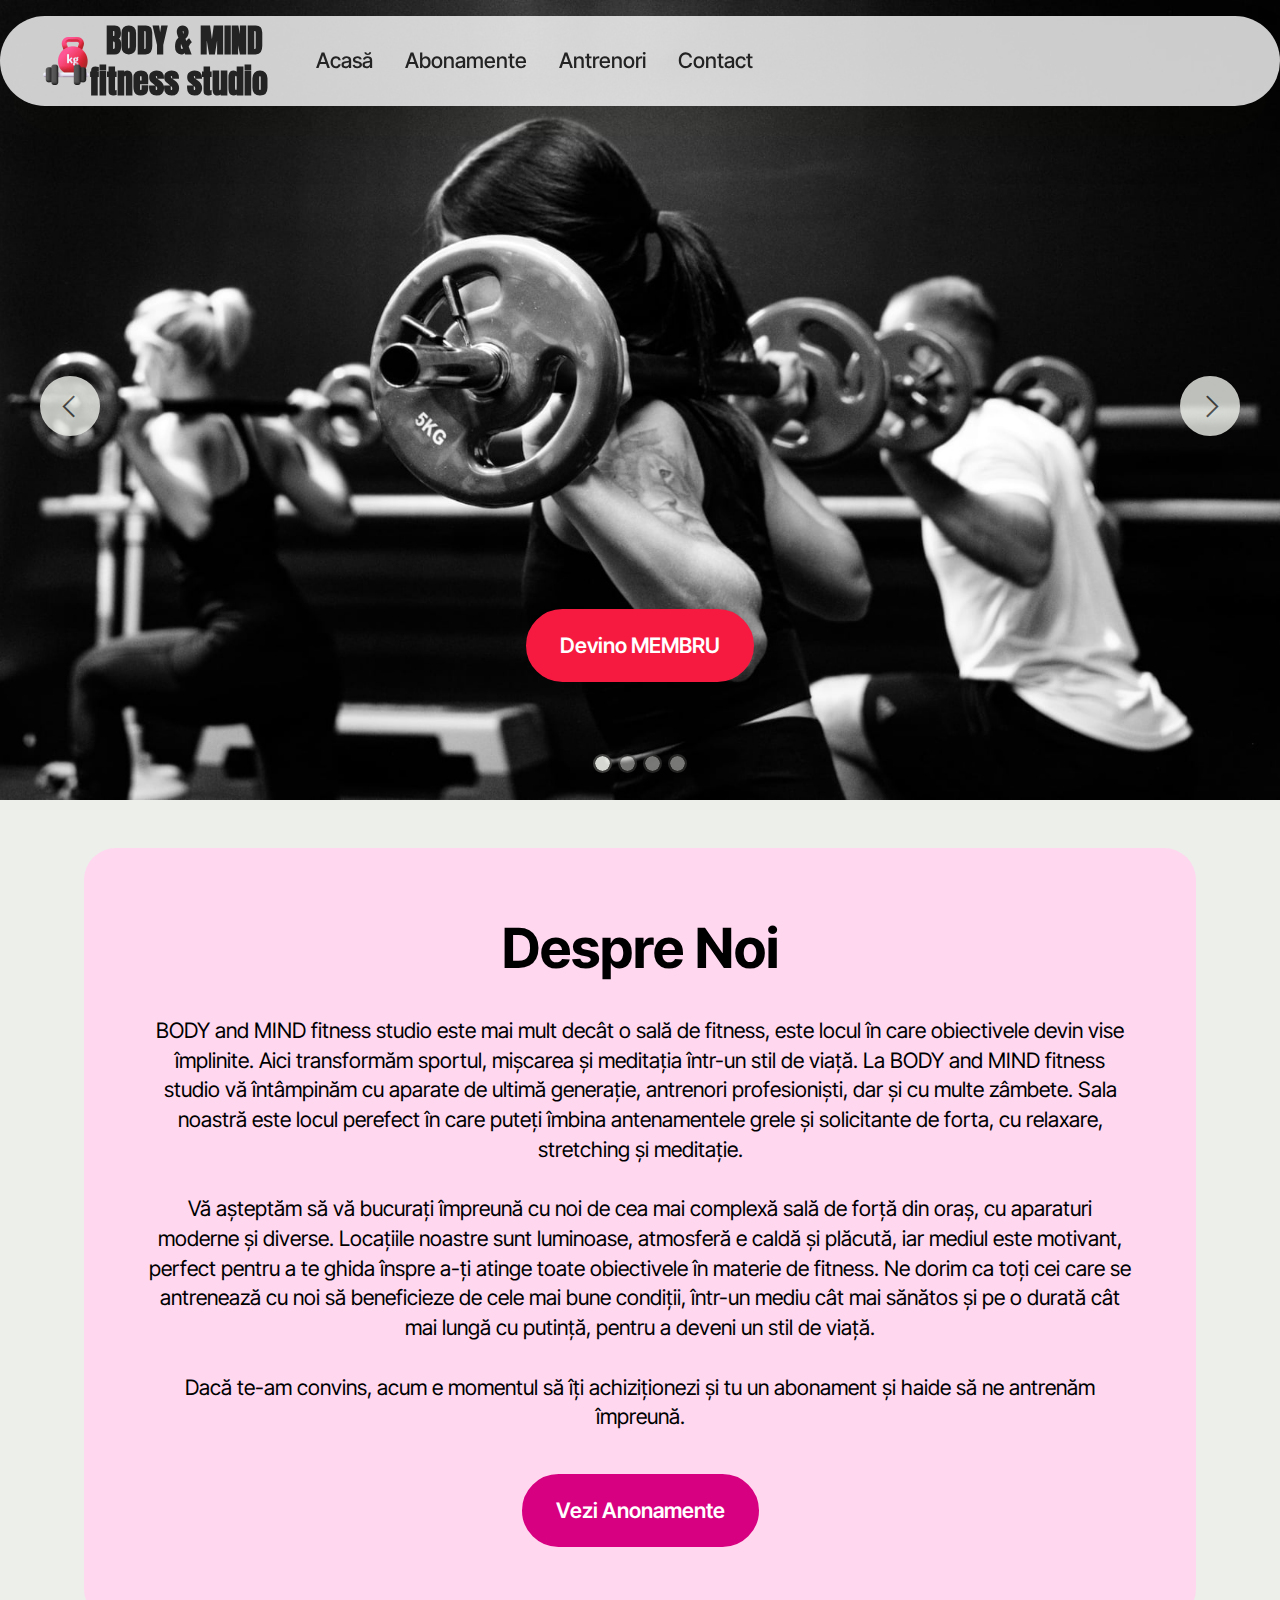
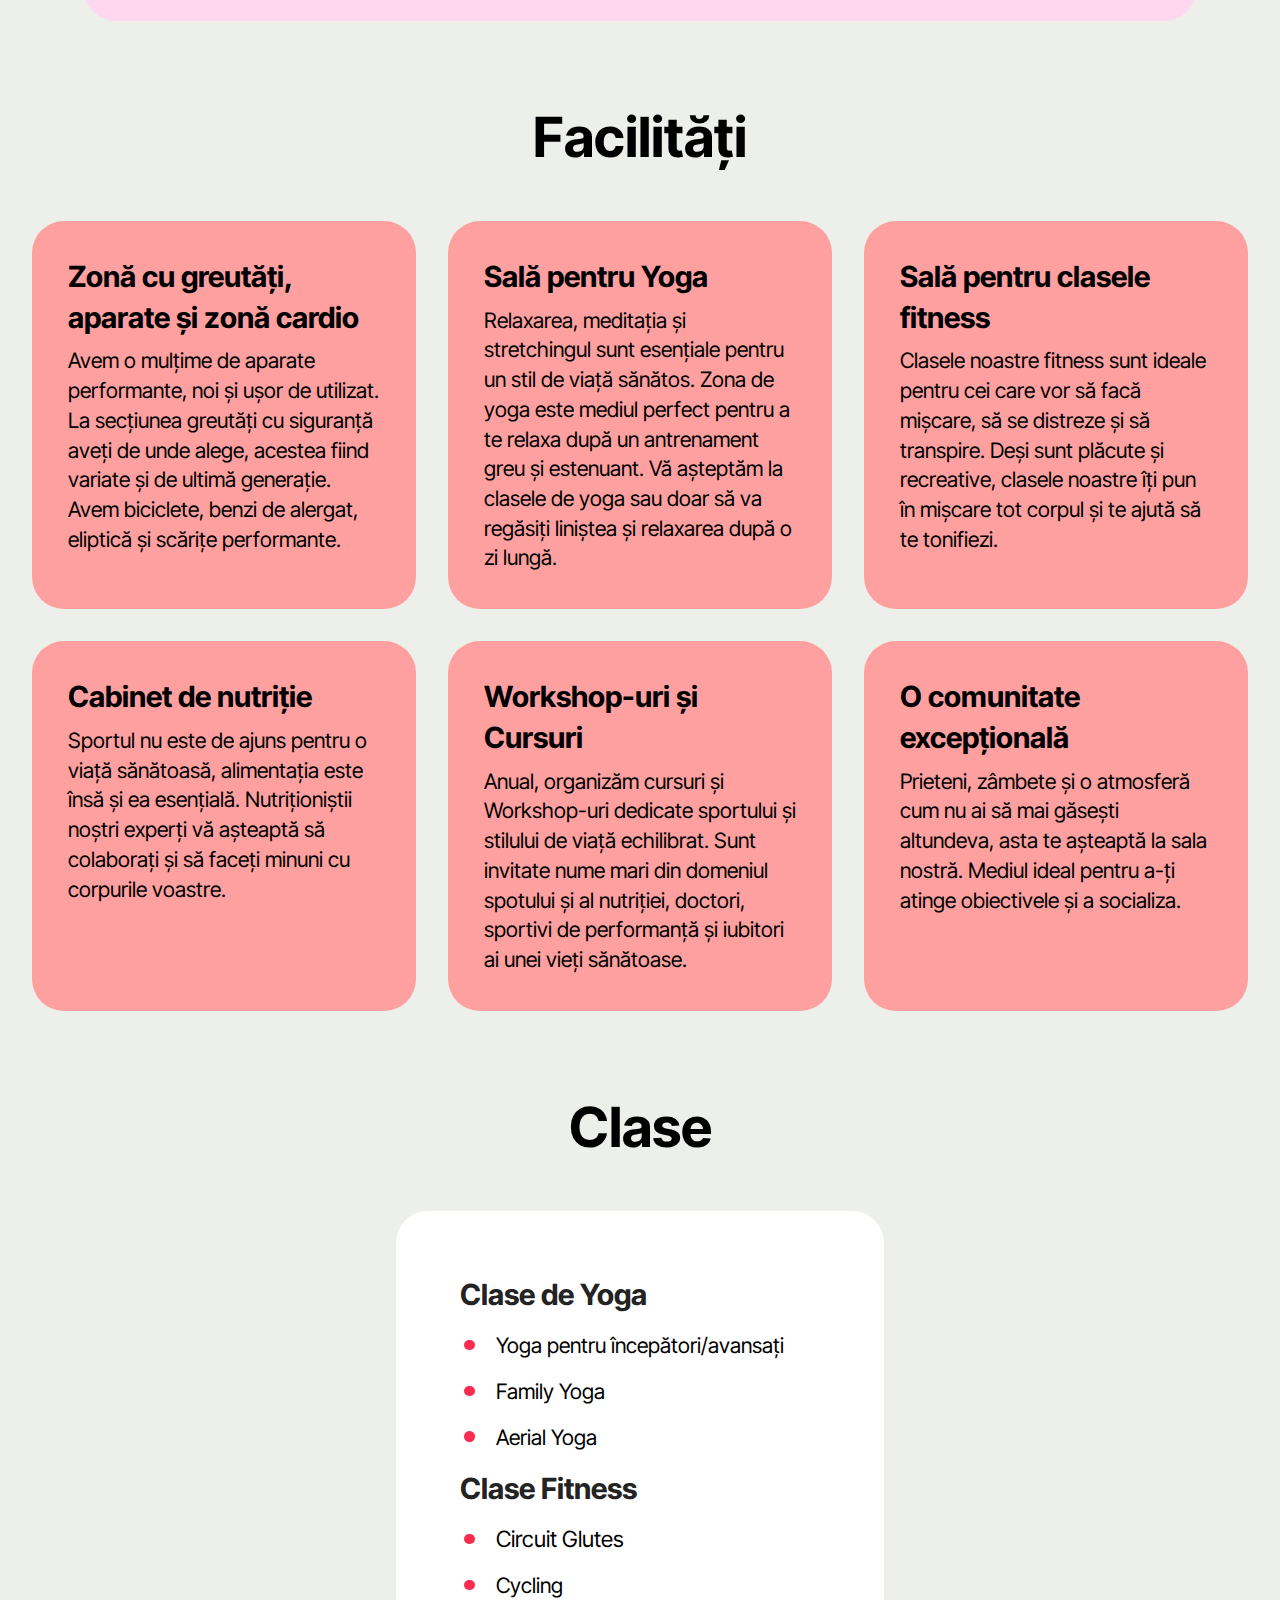
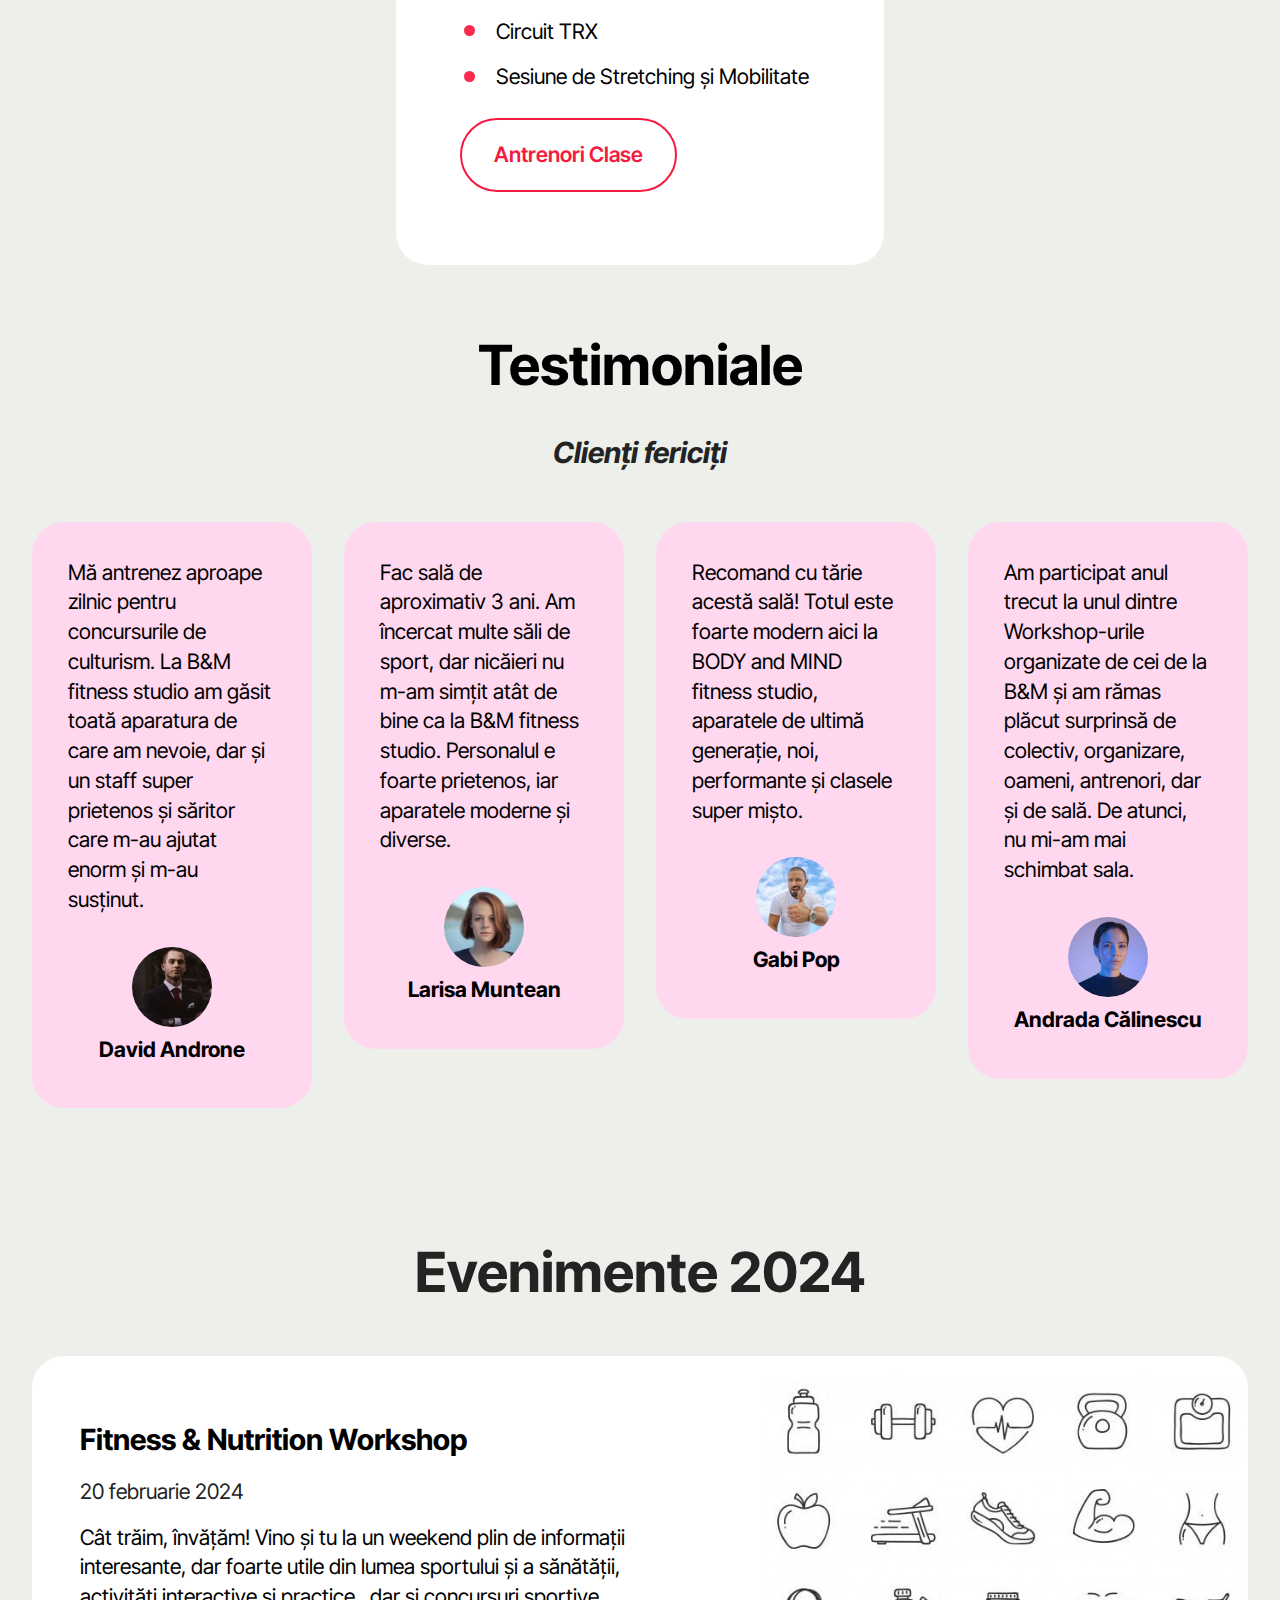
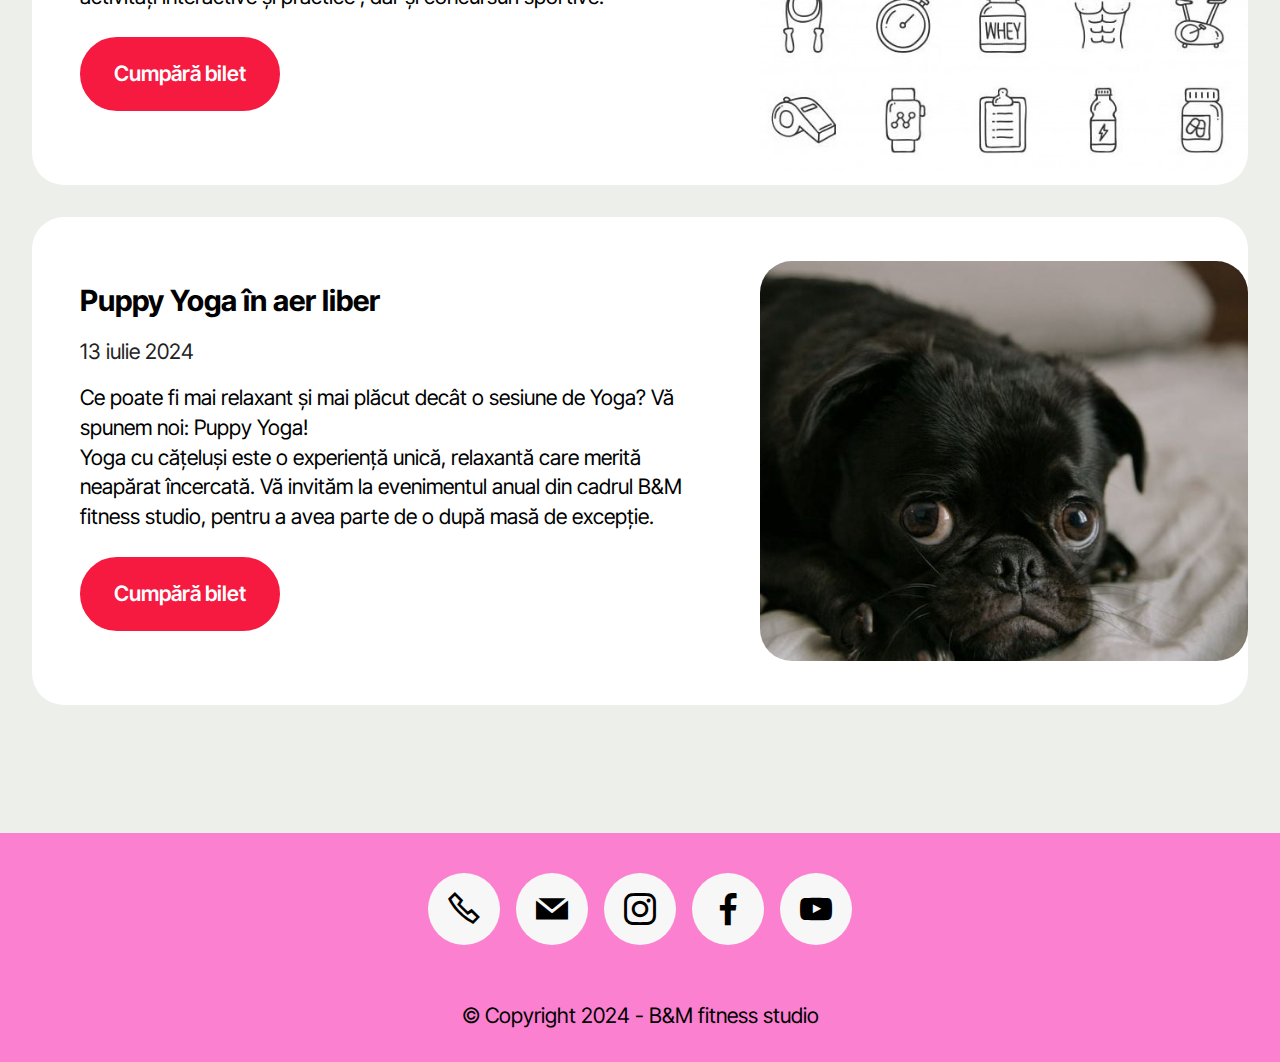
<file: index.html>
<!DOCTYPE html>
<html lang="ro">

<head>

  <meta name="viewport" content="width=device-width, initial-scale=1">
  <meta charset="UTF-8">
  <meta name="author" content="Paula Tămaș">
  <meta name="keywords" content="fitness, clase, sală de fitness, gym">
  <meta name="description"
    content="Sală de fitness, perfectă pentru iubitorii de mișcare și un stil de viață sănătos și activ">

  <title>Acasă: BODY and MIND fitness studio</title>

  <link rel="stylesheet" href="assets/web/assets/mobirise-icons2/mobirise2.css">
  <link rel="stylesheet" href="assets/bootstrap/css/bootstrap.min.css">
  <link rel="stylesheet" href="assets/bootstrap/css/bootstrap-grid.min.css">
  <link rel="stylesheet" href="assets/bootstrap/css/bootstrap-reboot.min.css">
  <link rel="stylesheet" href="assets/dropdown/css/style.css">
  <link rel="stylesheet" href="assets/socicon/css/styles.css">
  <link rel="stylesheet" href="assets/theme/css/style.css">
  <link rel="preload" href="https://fonts.googleapis.com/css?family=Anton:400&display=swap" as="style"
    onload="this.onload=null;this.rel='stylesheet'">
  <noscript>
    <link rel="stylesheet" href="https://fonts.googleapis.com/css?family=Anton:400&display=swap">
  </noscript>
  <link rel="preload"
    href="https://fonts.googleapis.com/css?family=Inter+Tight:100,200,300,400,500,600,700,800,900,100i,200i,300i,400i,500i,600i,700i,800i,900i&display=swap"
    as="style" onload="this.onload=null;this.rel='stylesheet'">
  <noscript>
    <link rel="stylesheet"
      href="https://fonts.googleapis.com/css?family=Inter+Tight:100,200,300,400,500,600,700,800,900,100i,200i,300i,400i,500i,600i,700i,800i,900i&display=swap">
  </noscript>
  <link rel="preload" as="style" href="assets/mobirise/css/mbr-additional.css?v=Yc18mW">
  <link rel="stylesheet" href="assets/mobirise/css/mbr-additional.css?v=Yc18mW" type="text/css">




</head>

<body>

  <header>
    <div data-bs-version="5.1" class="menu menu1 cid-u1maCpgknn" id="menu01-1">


      <nav class="navbar navbar-dropdown navbar-fixed-top navbar-expand-lg">
        <div class="container">
          <div class="navbar-brand">
            <span class="navbar-logo">
              <a href="index.html">
                <img src="assets/images/gym-1-96x96.png" alt="Imagine tip logo cu o ganteră și un kettlebell roz"
                  style="height: 3rem;">
              </a>
            </span>
            <h1><a class="navbar-caption text-black text-primary display-1"
                href="index.html">BODY &amp; MIND<br> fitness studio</a></h1>
          </div>
          <button class="navbar-toggler" type="button" data-toggle="collapse" data-bs-toggle="collapse"
            data-target="#navbarSupportedContent" data-bs-target="#navbarSupportedContent" aria-expanded="false"
            aria-label="Toggle navigation">
            <span class="hamburger">
              <span></span>
              <span></span>
              <span></span>
              <span></span>
            </span>
          </button>
          <div class="collapse navbar-collapse" id="navbarSupportedContent">
            <ul class="navbar-nav nav-dropdown nav-right" data-app-modern-menu="true">
              <li class="nav-item">
                <a class="nav-link link text-black text-primary display-4" href="index.html"
                  aria-expanded="false">Acasă</a>
              </li>
              <li class="nav-item"><a class="nav-link link text-black text-primary display-4"
                  href="abonamente.html">Abonamente</a></li>
              <li class="nav-item"><a class="nav-link link text-black text-primary display-4"
                  href="antrenori.html">Antrenori</a></li>
              <li class="nav-item">
                <a class="nav-link link text-black text-primary display-4" href="contact.html">Contact</a>
              </li>
            </ul>


          </div>
        </div>
      </nav>
    </div>
  </header>

  <div data-bs-version="5.1" class="slider3 cid-u1mCELoYZ7" id="slider03-a">

    <div class="carousel slide" id="u1y9MnXl3W" data-interval="5000" data-bs-interval="5000">
      <ol class="carousel-indicators">
        <li data-slide-to="0" data-bs-slide-to="0" class="active" data-target="#u1y9MnXl3W"
          data-bs-target="#u1y9MnXl3W"></li>
        <li data-slide-to="1" data-bs-slide-to="1" data-target="#u1y9MnXl3W" data-bs-target="#u1y9MnXl3W"></li>
        <li data-slide-to="2" data-bs-slide-to="2" data-target="#u1y9MnXl3W" data-bs-target="#u1y9MnXl3W"></li>
        <li data-slide-to="3" data-bs-slide-to="3" data-target="#u1y9MnXl3W" data-bs-target="#u1y9MnXl3W"></li>

      </ol>
      <div class="carousel-inner">
        <div class="carousel-item slider-image item active">
          <div class="item-wrapper">
            <img class="d-block w-100" src="assets/images/slide2-1800x1051.jpg"
              alt="Grup de oameni aflați la o clasă fitness, execută un exercițiu cu bara în spate" data-slide-to="0"
              data-bs-slide-to="0">

            <div class="carousel-caption">


              <div class="mbr-section-btn mb-5"><a class="btn btn-primary display-7"
                  href="abonamente.html#pricing03-o">Devino MEMBRU</a></div>
            </div>
          </div>
        </div>
        <div class="carousel-item slider-image item">
          <div class="item-wrapper">
            <img class="d-block w-100" src="assets/images/class4-1800x1200.jpg"
              alt="Femei aflate la o clasă de yoga, stau pe saltele de sport roz" data-slide-to="1"
              data-bs-slide-to="1">

            <div class="carousel-caption">


              <div class="mbr-section-btn mb-5"><a class="btn btn-primary display-7"
                  href="abonamente.html#pricing03-o">Devino MEMBRU</a></div>
            </div>
          </div>
        </div>
        <div class="carousel-item slider-image item">
          <div class="item-wrapper">
            <img class="d-block w-100" src="assets/images/training-828726-1280-1280x850.jpg"
              alt="Femeie care se uită în oglindă și se pregătește de un exercițiu cu gantere" data-slide-to="2"
              data-bs-slide-to="2">

            <div class="carousel-caption">


              <div class="mbr-section-btn mb-5"><a class="btn btn-primary display-7"
                  href="abonamente.html#pricing03-o">Devino MEMBRU</a></div>
            </div>
          </div>
        </div>
        <div class="carousel-item slider-image item">
          <div class="item-wrapper">
            <img class="d-block w-100" src="assets/images/yoga-2959226-1280-1280x853.jpg"
              alt="Doi oameni care stau într-o poziție specifică de Yoga pe o saltea de sport " data-slide-to="3"
              data-bs-slide-to="3">

            <div class="carousel-caption">


              <div class="mbr-section-btn mb-5"><a class="btn btn-primary display-7"
                  href="abonamente.html#pricing03-o">Devino MEMBRU</a></div>
            </div>
          </div>
        </div>


      </div>
      <a class="carousel-control carousel-control-prev" role="button" data-slide="prev" data-bs-slide="prev"
        href="#u1y9MnXl3W">
        <span class="mobi-mbri mobi-mbri-arrow-prev" aria-hidden="true"></span>
        <span class="sr-only visually-hidden">Previous</span>
      </a>
      <a class="carousel-control carousel-control-next" role="button" data-slide="next" data-bs-slide="next"
        href="#u1y9MnXl3W">
        <span class="mobi-mbri mobi-mbri-arrow-next" aria-hidden="true"></span>
        <span class="sr-only visually-hidden">Next</span>
      </a>
    </div>
  </div>

  <section data-bs-version="5.1" class="article13 cid-u1myPUijRk mbr-fullscreen" id="article13-8">



    <div class="container-fluid">
      <div class="row justify-content-center">
        <div class="card col-md-12 col-lg-11">
          <div class="card-wrapper">
            <div class="card-box align-left">
              <h2 class="card-title mbr-fonts-style display-2">
                <strong>Despre Noi</strong>
              </h2>
              <p class="mbr-text mbr-fonts-style mt-4 display-7">BODY and MIND fitness studio este mai mult decât o sală
                de fitness, este locul în care obiectivele devin vise împlinite. Aici transformăm sportul, mișcarea și
                meditația într-un stil de viață. La BODY and MIND fitness studio vă întâmpinăm cu aparate de ultimă
                generație, antrenori profesioniști, dar și cu multe zâmbete. Sala noastră este locul perefect în care
                puteți îmbina antenamentele grele și solicitante de forta, cu relaxare, stretching și meditație.
                <br>
                <br>Vă așteptăm să vă bucurați împreună cu noi de cea mai complexă sală de forță din oraș, cu aparaturi
                moderne și diverse. Locațiile noastre sunt luminoase, atmosferă e caldă și plăcută, iar mediul este
                motivant, perfect pentru a te ghida înspre a-ți atinge toate obiectivele în materie de fitness. Ne dorim
                ca toți cei care se antrenează cu noi să beneficieze de cele mai bune condiții, într-un mediu cât mai
                sănătos și pe o durată cât mai lungă cu putință, pentru a deveni un stil de viață.
                <br>
                <br>Dacă te-am convins, acum e momentul să îți achiziționezi și tu un abonament și haide să ne antrenăm
                împreună.<br>
              </p>
              <div class="mbr-section-btn mt-4"><a class="btn btn-secondary display-4" href="abonamente.html">Vezi
                  Anonamente</a></div>
            </div>
          </div>
        </div>
      </div>
    </div>
  </section>

  <section data-bs-version="5.1" class="features032 cid-u1myDFoI4R" id="features032-7">




    <div class="container">
      <div class="row justify-content-center">
        <div class="col-12 mb-5 content-head">
          <h2 class="mbr-section-title mbr-fonts-style align-center mb-0 display-2">
            <strong>Facilități</strong>
          </h2>

        </div>
      </div>
      <div class="row">
        <div class="item features-without-image col-12 col-lg-4 active item-mb">
          <div class="item-wrapper">
            <div class="card-box align-left">

              <h3 class="card-title mbr-fonts-style display-5"><strong>Zonă cu greutăți, aparate și zonă cardio</strong>
              </h3>
              <p class="card-text mbr-fonts-style display-7">
                Avem o mulțime de aparate performante, noi și ușor de utilizat. La secțiunea greutăți cu siguranță aveți
                de unde alege, acestea fiind variate și de ultimă generație. Avem biciclete, benzi de alergat, eliptică
                și scărițe performante.</p>
            </div>
          </div>
        </div>
        <div class="item features-without-image col-12 col-lg-4 item-mb">
          <div class="item-wrapper">
            <div class="card-box align-left">

              <h3 class="card-title mbr-fonts-style display-5"><strong>Sală pentru Yoga&nbsp;</strong></h3>
              <p class="card-text mbr-fonts-style display-7">
                Relaxarea, meditația și stretchingul sunt esențiale pentru un stil de viață sănătos. Zona de yoga este
                mediul perfect pentru a te relaxa după un antrenament greu și estenuant. Vă așteptăm la clasele de yoga
                sau doar să va regăsiți liniștea și relaxarea după o zi lungă.</p>
            </div>
          </div>
        </div>
        <div class="item features-without-image col-12 col-lg-4 item-mb">
          <div class="item-wrapper">
            <div class="card-box align-left">

              <h3 class="card-title mbr-fonts-style display-5"><strong>Sală pentru clasele fitness</strong></h3>
              <p class="card-text mbr-fonts-style display-7">
                Clasele noastre fitness sunt ideale pentru cei care vor să facă mișcare, să se distreze și să transpire.
                Deși sunt plăcute și recreative, clasele noastre îți pun în mișcare tot corpul și te ajută să te
                tonifiezi.</p>
            </div>
          </div>
        </div>
        <div class="item features-without-image col-12 col-lg-4 item-mb">
          <div class="item-wrapper">
            <div class="card-box align-left">

              <h3 class="card-title mbr-fonts-style display-5"><strong>Cabinet de nutriție</strong></h3>
              <p class="card-text mbr-fonts-style display-7">
                Sportul nu este de ajuns pentru o viață sănătoasă, alimentația este însă și ea esențială. Nutriționiștii
                noștri experți vă așteaptă să colaborați și să faceți minuni cu corpurile voastre.</p>
            </div>
          </div>
        </div>

        <div class="item features-without-image col-12 col-lg-4 item-mb">
          <div class="item-wrapper">
            <div class="card-box align-left">

              <h3 class="card-title mbr-fonts-style display-5"><strong>Workshop-uri și Cursuri</strong></h3>
              <p class="card-text mbr-fonts-style display-7">
                Anual, organizăm cursuri și Workshop-uri dedicate sportului și stilului de viață echilibrat. Sunt
                invitate nume mari din domeniul spotului și al nutriției, doctori, sportivi de performanță și iubitori
                ai unei vieți sănătoase.</p>
            </div>
          </div>
        </div>
        <div class="item features-without-image col-12 col-lg-4 item-mb">
          <div class="item-wrapper">
            <div class="card-box align-left">

              <h3 class="card-title mbr-fonts-style display-5"><strong>O comunitate excepțională</strong></h3>
              <p class="card-text mbr-fonts-style display-7">
                Prieteni, zâmbete și o atmosferă cum nu ai să mai găsești altundeva, asta te așteaptă la sala nostră.
                Mediul ideal pentru a-ți atinge obiectivele și a socializa.</p>
            </div>
          </div>
        </div>

      </div>
    </div>
  </section>

  <section data-bs-version="5.1" class="list06 cid-u1mHe0mbE3" id="list06-f">

    <div class="container-fluid">
      <div class="col-12 mb-5 content-head">
        <h2 class="mbr-section-title mbr-fonts-style align-center mb-0 display-2">
          <strong>Clase</strong>
        </h2>

      </div>
      <div class="row justify-content-center ">
        <div class="col-12 col-lg-5">

          <div class="item features-without-image col-12 active">
            <div class="item-wrapper">


              <h3 class="mbr-card-subtitle mbr-fonts-style mt-0 mb-3 display-5">
                <strong>Clase de Yoga</strong>
              </h3>
              <div class="counter-container mbr-text mbr-fonts-style display-7">
                <ul>
                  <li>Yoga pentru începători/avansați</li>
                  <li>Family Yoga</li>
                  <li>Aerial Yoga</li>
                </ul>
              </div>
              <h3 class="mbr-card-subtitle mbr-fonts-style mt-0 mb-3 display-5">
                <strong>Clase Fitness</strong>
              </h3>
              <div class="counter-container mbr-text mbr-fonts-style display-7">
                <ul>
                  <li><span style="font-size: 1.4rem;">Circuit Glutes</span><br></li>
                  <li>Cycling</li>
                  <li>Circuit TRX</li>
                  <li>Sesiune de Stretching și Mobilitate</li>
                </ul>
              </div>
              <div class="mbr-section-btn"><a class="btn btn-primary-outline display-7"
                  href="antrenori.html#list04-x">Antrenori Clase</a></div>
            </div>
          </div>
        </div>
      </div>
    </div>
  </section>

  <section data-bs-version="5.1" class="people04 cid-u1pXdIQVnI" id="people04-j">


    <div class="container-fluid">
      <div class="row mb-5 justify-content-center">
        <div class="col-12 mb-0 content-head">
          <h2 class="mbr-section-title mbr-fonts-style align-center mb-0 display-2">
            <strong>Testimoniale</strong>
          </h2>
          <h3 class="mbr-section-subtitle mbr-fonts-style align-center mb-0 mt-4 display-5"><em><strong>
                Clienți fericiți</strong></em></h3>
        </div>
      </div>
      <div class="row mbr-masonry" data-masonry="{&quot;percentPosition&quot;: true }">

        <div class="item features-without-image col-12 col-md-6 col-lg-3 active">
          <div class="item-wrapper">
            <div class="card-box align-left">
              <p class="card-text mbr-fonts-style display-7">
                Mă antrenez aproape zilnic pentru concursurile de culturism. La B&amp;M fitness studio am găsit toată
                aparatura de care am nevoie, dar și un staff super prietenos și săritor care m-au ajutat enorm și m-au
                susținut.</p>
              <div class="img-wrapper mt-4 mb-2">
                <img src="assets/images/m-1-160x240.jpeg" data-slide-to="4" data-bs-slide-to="4"
                  alt="Bărbat tânăr îmbrăcat la costum">
              </div>
              <h4 class="card-title mbr-fonts-style display-7">
                <strong>David Androne</strong>
              </h4>
            </div>
          </div>
        </div>
        <div class="item features-without-image col-12 col-md-6 col-lg-3">
          <div class="item-wrapper">
            <div class="card-box align-left">
              <p class="card-text mbr-fonts-style display-7">
                Fac sală de aproximativ 3 ani. Am încercat multe săli de sport, dar nicăieri nu m-am simțit atât de bine
                ca la B&amp;M fitness studio. Personalul e foarte prietenos, iar aparatele moderne și diverse.</p>
              <div class="img-wrapper mt-4 mb-2">
                <img src="assets/images/w-35-160x107.jpg" alt="femeie cu păr scurt roșcat" data-slide-to="1"
                  data-bs-slide-to="1">
              </div>
              <h4 class="card-title mbr-fonts-style display-7">
                <strong>Larisa Muntean</strong>
              </h4>
            </div>
          </div>
        </div>
        <div class="item features-without-image col-12 col-md-6 col-lg-3">
          <div class="item-wrapper">
            <div class="card-box align-left">
              <p class="card-text mbr-fonts-style display-7">
                Recomand cu tărie acestă sală! Totul este foarte modern aici la BODY and MIND fitness studio, aparatele
                de ultimă generație, noi, performante și clasele super mișto.</p>
              <div class="img-wrapper mt-4 mb-2">
                <img src="assets/images/m-22-160x107.jpg" data-slide-to="2" data-bs-slide-to="2"
                  alt="Bărbat în tricou alb care arată semnul de ok">
              </div>
              <h4 class="card-title mbr-fonts-style display-7">
                <strong>Gabi Pop</strong>
              </h4>
            </div>
          </div>
        </div>
        <div class="item features-without-image col-12 col-md-6 col-lg-3">
          <div class="item-wrapper">
            <div class="card-box align-left">
              <p class="card-text mbr-fonts-style display-7">
                Am participat anul trecut la unul dintre Workshop-urile organizate de cei de la B&amp;M și am rămas
                plăcut surprinsă de colectiv, organizare, oameni, antrenori, dar și de sală. De atunci, nu mi-am mai
                schimbat sala.</p>
              <div class="img-wrapper mt-4 mb-2">
                <img src="assets/images/w-36-160x200.jpg" data-slide-to="3" data-bs-slide-to="3"
                  alt="Femeie cu părul prins în coc la spate într-un tricou negru">
              </div>
              <h4 class="card-title mbr-fonts-style display-7">
                <strong>Andrada Călinescu</strong>
              </h4>
            </div>
          </div>
        </div>




      </div>
    </div>
  </section>

  <section data-bs-version="5.1" class="news06 cid-u1mChxu09B" id="news06-9">





    <div class="container-fluid">
      <div class="row justify-content-center">
        <div class="col-12 mb-5 content-head">
          <h2 class="mbr-fonts-style align-center mb-0 mbr-section-maintitle display-2">
            <strong>Evenimente 2024</strong>
          </h2>

        </div>
      </div>
      <div class="row justify-content-center align-items-center item features-image">
        <div class="col-12 ">
          <div class="item-wrapper">
            <div class="row">
              <div class="col-12 col-md-12 col-lg-5 image-wrapper">
                <img class="w-100" src="assets/images/doodle-health-and-fitness-626x626.jpeg"
                  alt="Imagine cu mai multe desene aparținând domeniului sportului și al nutriției">
              </div>
              <div class="col-12 col-lg col-md-12">
                <div class="text-wrapper align-left">
                  <h3 class="mbr-section-title mbr-fonts-style mb-3 display-5"><strong>Fitness &amp; Nutrition
                      Workshop</strong></h3>
                  <p class="price mbr-fonts-style mb-3 display-7">
                    20 februarie 2024</p>
                  <p class="mbr-text mbr-fonts-style mb-3 display-7">
                    Cât trăim, învățăm! Vino și tu la un weekend plin de informații interesante, dar foarte utile din
                    lumea sportului și a sănătății, activități interactive și practice , dar și concursuri
                    sportive.&nbsp;</p>
                  <div class="mbr-section-btn mt-3"><a class="btn btn-lg btn-primary display-7"
                      href="abonamente.html#pricing02-p">Cumpără bilet</a></div>
                </div>
              </div>
            </div>
          </div>
        </div>
      </div>
      <div class="row justify-content-center align-items-center item features-image">
        <div class="col-12">
          <div class="item-wrapper">
            <div class="row">
              <div class="col-12 col-md-12 col-lg-5 image-wrapper">
                <img class="w-100" src="assets/images/puppy-620x930.jpeg"
                  alt="Imagine cu un cățel negru așezat cu botul pe labe pe un pat alb">
              </div>
              <div class="col-12 col-lg col-md-12">
                <div class="text-wrapper align-left">
                  <h3 class="mbr-section-title mbr-fonts-style mb-3 display-5">
                    <strong>Puppy Yoga în aer liber</strong>
                  </h3>
                  <p class="price mbr-fonts-style mb-3 display-7">
                    13 iulie 2024</p>
                  <p class="mbr-text mbr-fonts-style mb-3 display-7">
                    Ce poate fi mai relaxant și mai plăcut decât o sesiune de Yoga? Vă spunem noi: Puppy Yoga!<br>Yoga
                    cu cățeluși este o experiență unică, relaxantă care merită neapărat încercată. Vă invităm la
                    evenimentul anual din cadrul B&amp;M fitness studio, pentru a avea parte de o după masă de
                    excepție.&nbsp;</p>
                  <div class="mbr-section-btn mt-3"><a class="btn btn-lg btn-primary display-7"
                      href="abonamente.html#pricing02-p">Cumpără bilet</a></div>
                </div>
              </div>
            </div>
          </div>
        </div>
      </div>
    </div>
  </section>

  <footer>
    <div data-bs-version="5.1" class="footer3 cid-u1pY646JAt" id="footer03-k">





      <div class="container">
        <div class="row">


          <div class="col-12 mt-4">
            <div class="social-row">
              <div class="soc-item">
                <a href="tel:+04712345678">
                  <span class="mbr-iconfont display-7 mobi-mbri-phone mobi-mbri"></span>
                </a>
              </div>
              <div class="soc-item">
                <a href="mailto:bodyandmind@fitnessstudio.com">
                  <span class="mbr-iconfont socicon-mail socicon"></span>
                </a>
              </div>
              <div class="soc-item">
                <a href="https://www.instagram.com/" target="_blank">
                  <span class="mbr-iconfont socicon-instagram socicon"></span>
                </a>
              </div>
              <div class="soc-item">
                <a href="https://www.facebook.com/?locale=ro_RO" target="_blank">
                  <span class="mbr-iconfont socicon-facebook socicon"></span>
                </a>
              </div>
              <div class="soc-item">
                <a href="https://www.youtube.com/watch?feature=shared&v=8Mv5t-3MWQA" target="_blank">
                  <span class="mbr-iconfont socicon-youtube socicon"></span>
                </a>
              </div>
            </div>
          </div>
          <div class="col-12 mt-5">
            <p class="mbr-fonts-style copyright display-7">
              © Copyright 2024 - B&amp;M fitness studio</p>
          </div>
        </div>
      </div>
    </div>
  </footer>

  <script src="assets/bootstrap/js/bootstrap.bundle.min.js"></script>
  <script src="assets/smoothscroll/smooth-scroll.js"></script>
  <script src="assets/ytplayer/index.js"></script>
  <script src="assets/dropdown/js/navbar-dropdown.js"></script>
  <script src="assets/masonry/masonry.pkgd.min.js"></script>
  <script src="assets/imagesloaded/imagesloaded.pkgd.min.js"></script>
  <script src="assets/theme/js/script.js"></script>


</body>

</html>
</file>
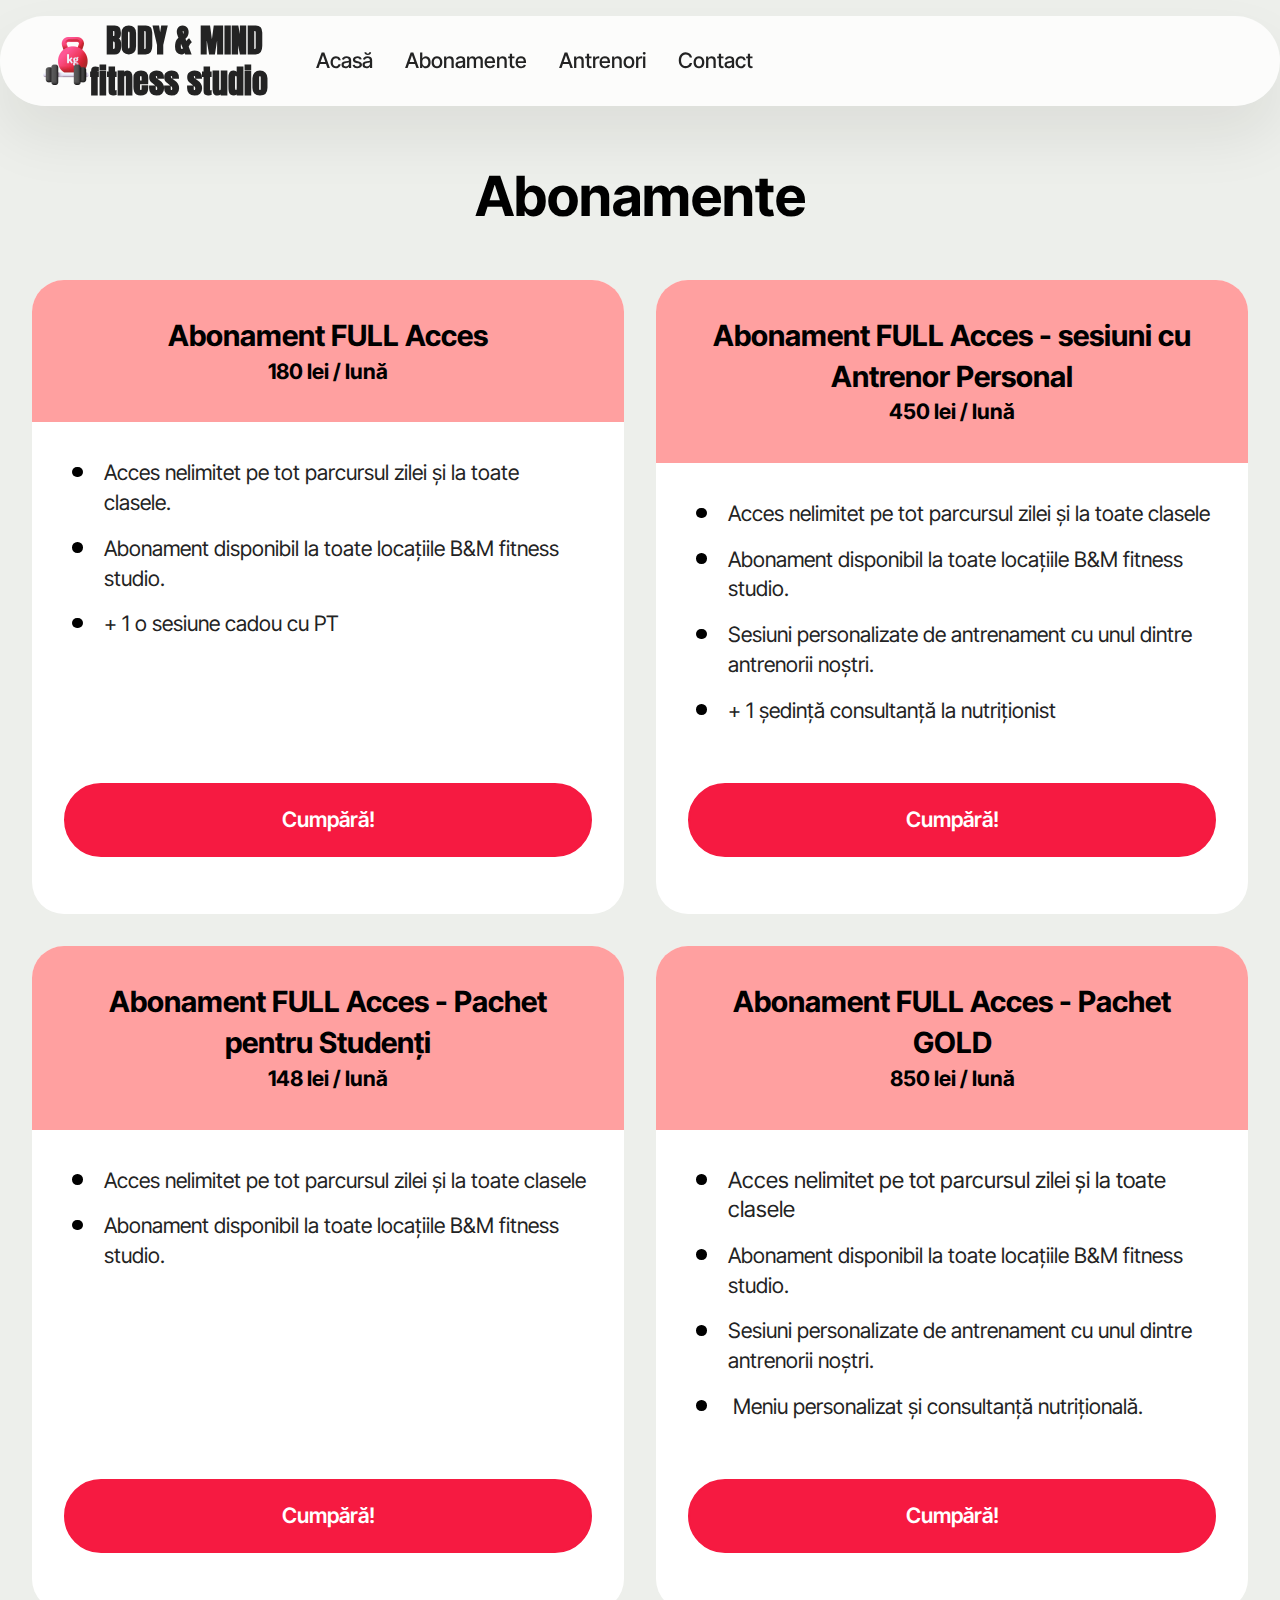
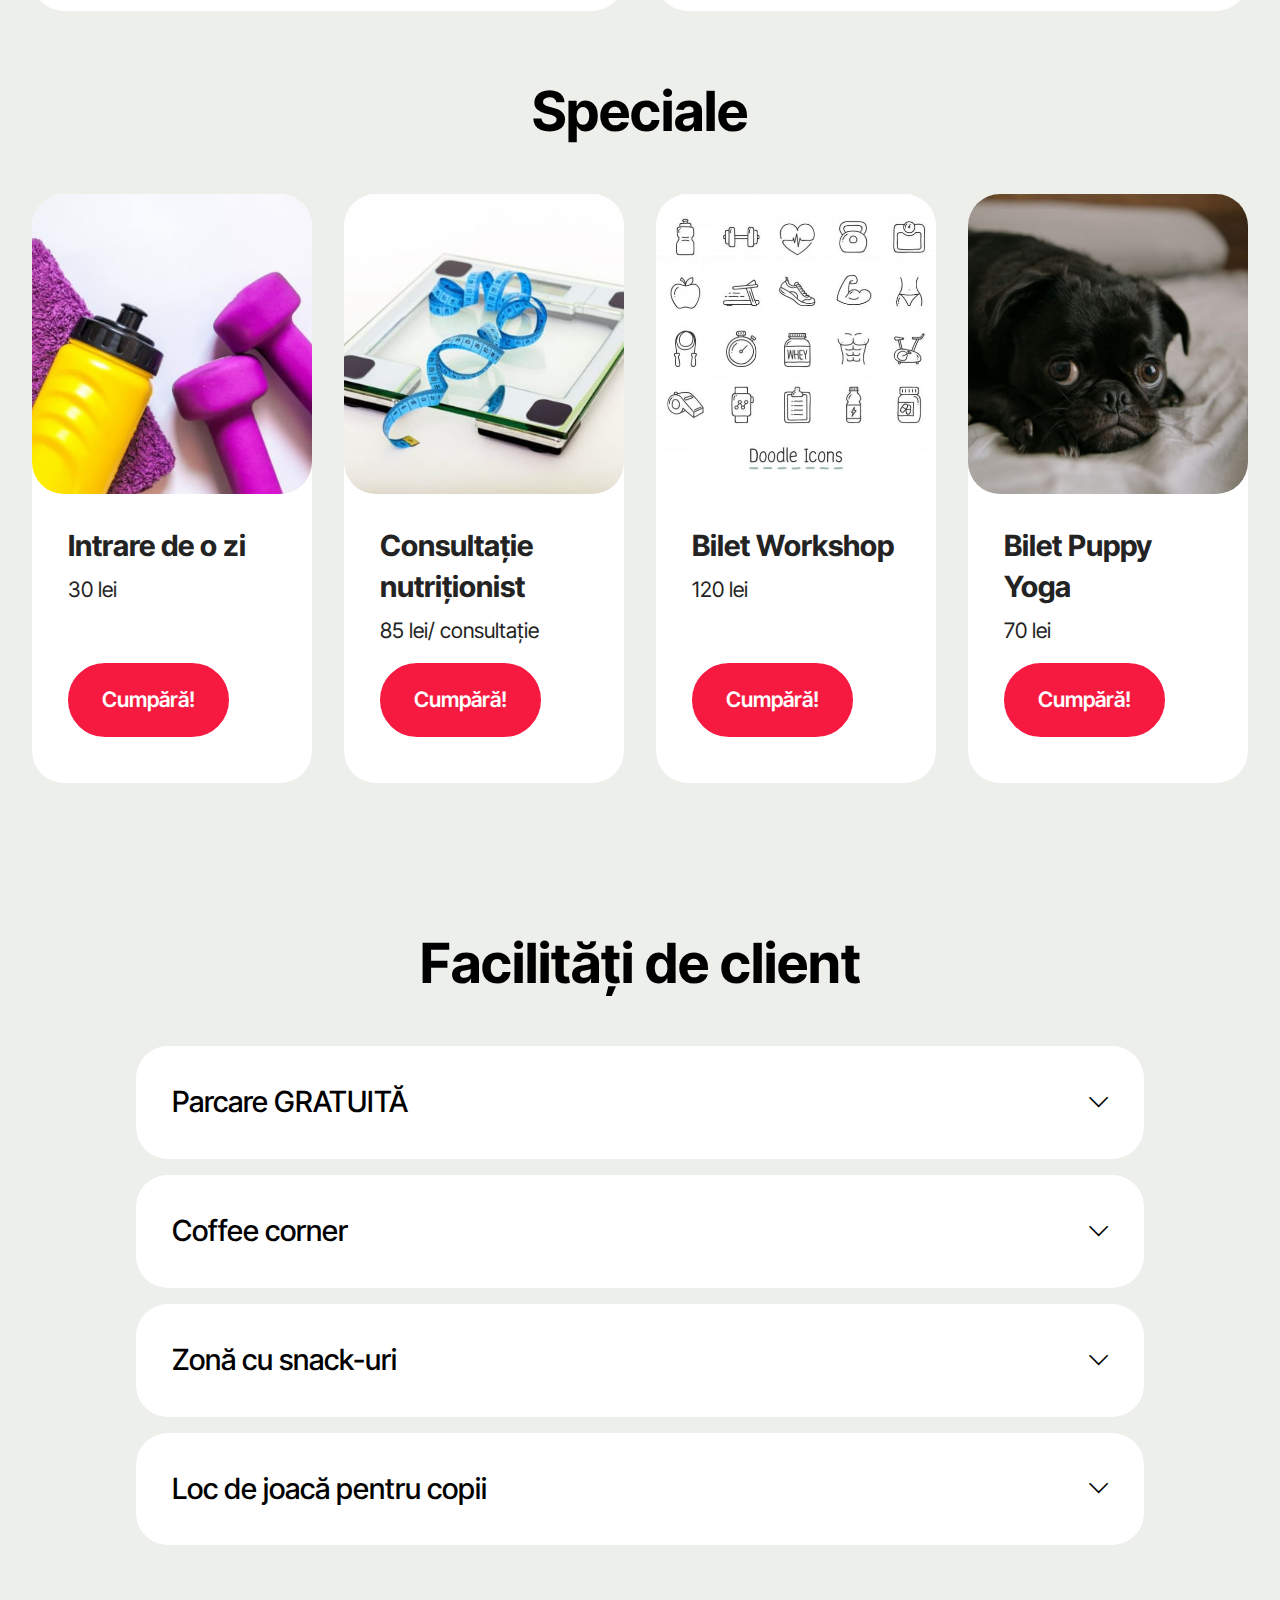
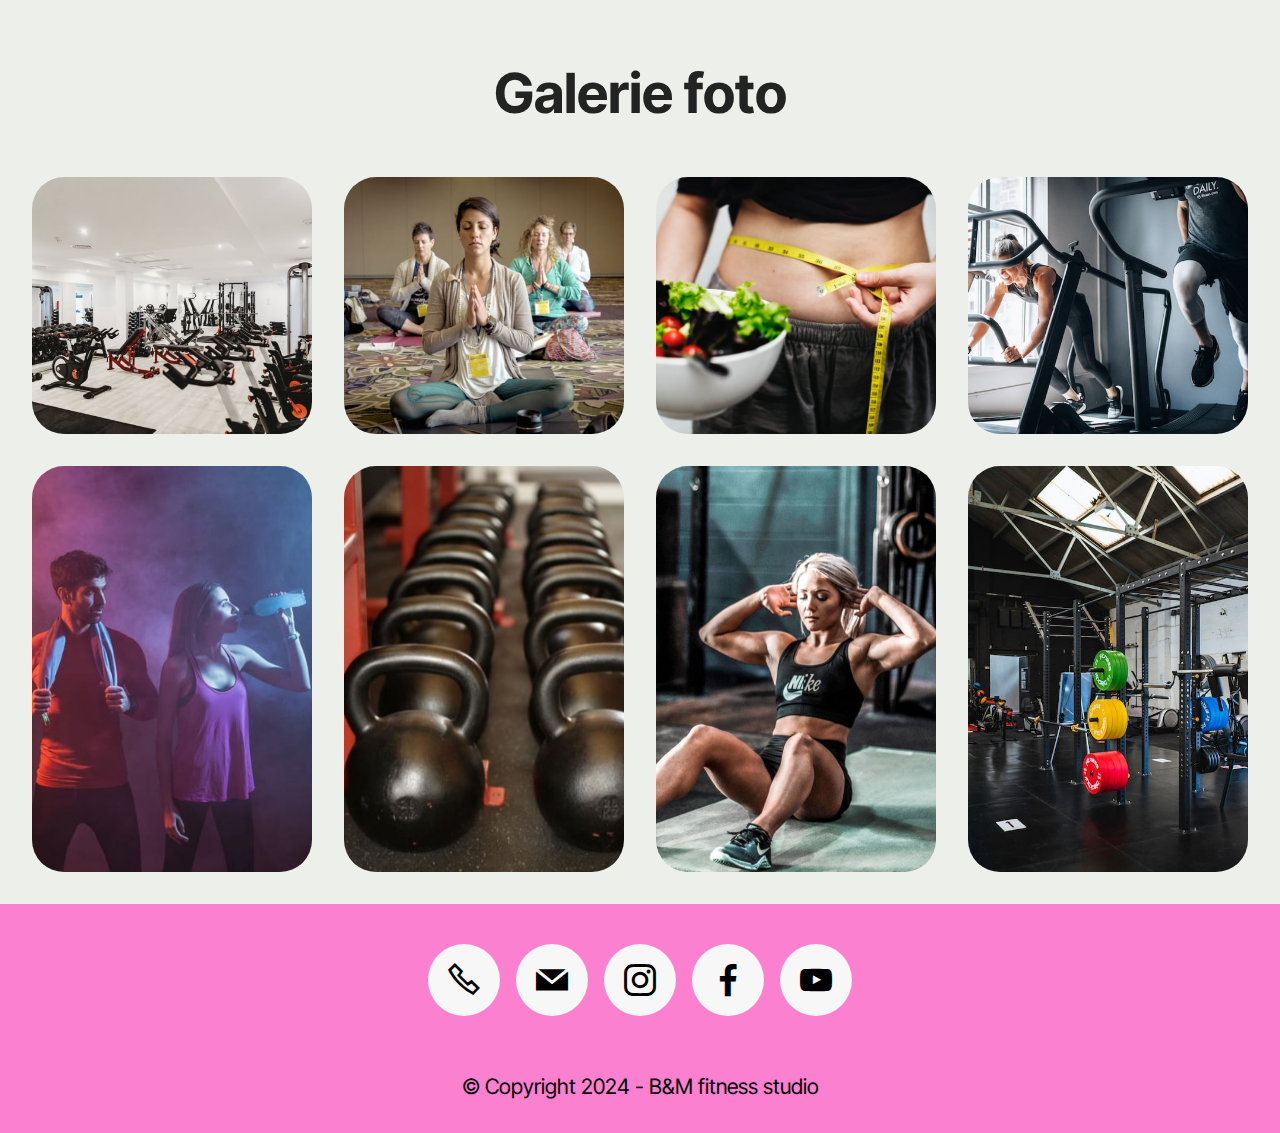
<file: abonamente.html>
<!DOCTYPE html>
<html lang="ro">

<head>
  <meta name="viewport" content="width=device-width, initial-scale=1">
  <meta charset="utf-8">
  <meta name="author" content="Paula Tămaș">
  <meta name="keywords" content="fitness, clase, abonamente, sală de fitness, gym">
  <meta name="description"
    content="Sală de fitness, perfectă pentru iubitorii de mișcare și un stil de viață sănătos și activ">
  <title>Abonamente: BODY and MIND fitness studio</title>

  <link rel="stylesheet" href="assets/web/assets/mobirise-icons2/mobirise2.css">
  <link rel="stylesheet" href="assets/bootstrap/css/bootstrap.min.css">
  <link rel="stylesheet" href="assets/bootstrap/css/bootstrap-grid.min.css">
  <link rel="stylesheet" href="assets/bootstrap/css/bootstrap-reboot.min.css">
  <link rel="stylesheet" href="assets/dropdown/css/style.css">
  <link rel="stylesheet" href="assets/socicon/css/styles.css">
  <link rel="stylesheet" href="assets/theme/css/style.css">
  <link rel="preload" href="https://fonts.googleapis.com/css?family=Anton:400&display=swap" as="style"
    onload="this.onload=null;this.rel='stylesheet'">
  <noscript>
    <link rel="stylesheet" href="https://fonts.googleapis.com/css?family=Anton:400&display=swap">
  </noscript>
  <link rel="preload"
    href="https://fonts.googleapis.com/css?family=Inter+Tight:100,200,300,400,500,600,700,800,900,100i,200i,300i,400i,500i,600i,700i,800i,900i&display=swap"
    as="style" onload="this.onload=null;this.rel='stylesheet'">
  <noscript>
    <link rel="stylesheet"
      href="https://fonts.googleapis.com/css?family=Inter+Tight:100,200,300,400,500,600,700,800,900,100i,200i,300i,400i,500i,600i,700i,800i,900i&display=swap">
  </noscript>
  <link rel="preload" as="style" href="assets/mobirise/css/mbr-additional.css?v=qWPe7e">
  <link rel="stylesheet" href="assets/mobirise/css/mbr-additional.css?v=qWPe7e" type="text/css">




</head>

<body>

  <header>
    <div data-bs-version="5.1" class="menu menu1 cid-u1maCpgknn" id="menu01-m">


      <nav class="navbar navbar-dropdown navbar-fixed-top navbar-expand-lg">
        <div class="container">
          <div class="navbar-brand">
            <span class="navbar-logo">
              <a href="index.html">
                <img src="assets/images/gym-1-96x96.png" alt="Imagine tip logo cu o ganteră și un kettlebell roz"
                  style="height: 3rem;">
              </a>
            </span>
            <h1><a class="navbar-caption text-black text-primary display-1" href="index.html">BODY &amp; MIND<br>
                fitness studio</a></h1>
          </div>
          <button class="navbar-toggler" type="button" data-toggle="collapse" data-bs-toggle="collapse"
            data-target="#navbarSupportedContent" data-bs-target="#navbarSupportedContent" aria-expanded="false"
            aria-label="Toggle navigation">
            <span class="hamburger">
              <span></span>
              <span></span>
              <span></span>
              <span></span>
            </span>
          </button>
          <div class="collapse navbar-collapse" id="navbarSupportedContent">
            <ul class="navbar-nav nav-dropdown nav-right" data-app-modern-menu="true">
              <li class="nav-item">
                <a class="nav-link link text-black text-primary display-4" href="index.html"
                  aria-expanded="false">Acasă</a>
              </li>
              <li class="nav-item"><a class="nav-link link text-black text-primary display-4"
                  href="abonamente.html">Abonamente</a></li>
              <li class="nav-item"><a class="nav-link link text-black text-primary display-4"
                  href="antrenori.html">Antrenori</a></li>
              <li class="nav-item">
                <a class="nav-link link text-black text-primary display-4" href="contact.html">Contact</a>
              </li>
            </ul>


          </div>
        </div>
      </nav>
    </div>
  </header>

  <section data-bs-version="5.1" class="pricing03 cid-u1rdnurpyK" id="pricing03-o">



    <div class="container-fluid">
      <div class="row justify-content-center">
        <div class="col-12 content-head">
          <div class="mbr-section-head mb-5">
            <h2 class="mbr-section-title mbr-fonts-style align-center mb-0 display-2">
              <strong>Abonamente</strong>
            </h2>

          </div>
        </div>
      </div>
      <div class="row">
        <div class="item features-without-image col-12 col-md-6 col-lg-6 item-mb active">
          <div class="item-wrapper">
            <div class="item-head">
              <h3 class="item-title mbr-fonts-style mb-0 display-5"><strong>Abonament FULL Acces</strong></h3>
              <h4 class="item-subtitle mbr-fonts-style mb-0 display-7"><strong>180 lei / lună</strong></h4>
            </div>
            <div class="item-content">


              <div class="counter-container mbr-text mbr-fonts-style display-7">
                <ul>
                  <li>Acces nelimitet pe tot parcursul zilei și la toate clasele.</li>
                  <li>Abonament disponibil la toate locațiile B&amp;M fitness studio.</li>
                  <li>+ 1 o sesiune cadou cu PT</li>
                </ul>
              </div>
            </div>
            <div class="mbr-section-btn item-footer"><a
                href="https://m.media-amazon.com/images/I/81tMQSXIrLL._UF1000,1000_QL80_.jpg"
                class="btn item-btn btn-primary display-7" target="_blank">Cumpără!</a></div>
          </div>
        </div>
        <div class="item features-without-image col-12 col-md-6 col-lg-6 item-mb">
          <div class="item-wrapper">
            <div class="item-head">
              <h3 class="item-title mbr-fonts-style mb-0 display-5"><strong>Abonament FULL Acces - sesiuni cu Antrenor
                  Personal</strong></h3>
              <h4 class="item-subtitle mbr-fonts-style mt-0 mb-0 display-7"><strong>450 lei / lună</strong></h4>
            </div>
            <div class="item-content">


              <div class="counter-container mbr-text mbr-fonts-style display-7">
                <ul>
                  <li>Acces nelimitet pe tot parcursul zilei și la toate clasele</li>
                  <li>Abonament disponibil la toate locațiile B&amp;M fitness studio.</li>
                  <li>Sesiuni personalizate de antrenament cu unul dintre antrenorii noștri.</li>
                  <li>+ 1 ședință consultanță la nutriționist</li>
                </ul>
              </div>
            </div>
            <div class="mbr-section-btn item-footer"><a
                href="https://m.media-amazon.com/images/I/81tMQSXIrLL._UF1000,1000_QL80_.jpg"
                class="btn item-btn btn-primary display-7" target="_blank">Cumpără!</a></div>
          </div>
        </div>
        <div class="item features-without-image col-12 col-md-6 col-lg-6 item-mb">
          <div class="item-wrapper">
            <div class="item-head">
              <h3 class="item-title mbr-fonts-style mb-0 display-5"><strong>Abonament FULL Acces - Pachet pentru
                  Studenți</strong></h3>
              <h4 class="item-subtitle mbr-fonts-style mt-0 mb-0 display-7"><strong>148 lei / lună</strong></h4>
            </div>
            <div class="item-content">


              <div class="counter-container mbr-text mbr-fonts-style display-7">
                <ul>
                  <li>Acces nelimitet pe tot parcursul zilei și la toate clasele</li>
                  <li>Abonament disponibil la toate locațiile B&amp;M fitness studio.</li>
                </ul>
              </div>
            </div>
            <div class="mbr-section-btn item-footer"><a
                href="https://m.media-amazon.com/images/I/81tMQSXIrLL._UF1000,1000_QL80_.jpg"
                class="btn item-btn btn-primary display-7" target="_blank">Cumpără!</a></div>
          </div>
        </div>
        <div class="item features-without-image col-12 col-md-6 col-lg-6 item-mb">
          <div class="item-wrapper">
            <div class="item-head">
              <h3 class="item-title mbr-fonts-style mb-0 display-5"><strong>Abonament FULL Acces - Pachet GOLD</strong>
              </h3>
              <h4 class="item-subtitle mbr-fonts-style mt-0 mb-0 display-7"><strong>850 lei / lună</strong></h4>
            </div>
            <div class="item-content">


              <div class="counter-container mbr-text mbr-fonts-style display-7">
                <ul>
                  <li><span style="font-size: 1.4rem;">Acces nelimitet pe tot parcursul zilei și la toate
                      clasele</span><br></li>
                  <li>Abonament disponibil la toate locațiile B&amp;M fitness studio.</li>
                  <li>Sesiuni personalizate de antrenament cu unul dintre antrenorii noștri.</li>
                  <li>&nbsp;Meniu personalizat și consultanță nutrițională.</li>
                </ul>
              </div>
            </div>
            <div class="mbr-section-btn item-footer"><a
                href="https://m.media-amazon.com/images/I/81tMQSXIrLL._UF1000,1000_QL80_.jpg"
                class="btn item-btn btn-primary display-7" target="_blank">Cumpără!</a></div>
          </div>
        </div>
      </div>
    </div>
  </section>

  <section data-bs-version="5.1" class="pricing02 cid-u1rdCkAfzZ" id="pricing02-p">


    <div class="container">
      <div class="row justify-content-center">
        <div class="col-12 content-head">
          <div class="mbr-section-head mb-5">
            <h2 class="mbr-section-title mbr-fonts-style align-center mb-0 display-2">
              <strong>Speciale</strong>
            </h2>


          </div>
        </div>
      </div>
      <div class="row">
        <div class="item features-image col-12 col-md-6 col-lg-3">
          <div class="item-wrapper">
            <div class="item-img">
              <img src="assets/images/fitness-gym-equipment-dumbbells-with-towel-596x395.jpg"
                alt="Obiecte pentru antrenament: un prosop roz, o sticlă galbenă și două gantere roz" data-slide-to="0"
                data-bs-slide-to="0">
            </div>
            <div class="item-content">
              <h3 class="item-title mbr-fonts-style display-5">
                <strong>Intrare de o zi</strong>
              </h3>
              <h4 class="item-subtitle mbr-fonts-style display-7">
                30 lei</h4>

              <div class="mbr-section-btn item-footer"><a
                  href="https://m.media-amazon.com/images/I/81tMQSXIrLL._UF1000,1000_QL80_.jpg"
                  class="btn item-btn btn-primary display-7" target="_blank">Cumpără!</a></div>
            </div>

          </div>
        </div>
        <div class="item features-image col-12 col-md-6 col-lg-3">
          <div class="item-wrapper">
            <div class="item-img">
              <img src="assets/images/scale-403585-1280-596x396.jpg"
                alt="Un cântar de baie care are pe el un metru albastru" data-slide-to="1" data-bs-slide-to="1">
            </div>
            <div class="item-content">
              <h3 class="item-title mbr-fonts-style display-5">
                <strong>Consultație nutriționist</strong>
              </h3>
              <h4 class="item-subtitle mbr-fonts-style display-7">
                85 lei/ consultație</h4>

              <div class="mbr-section-btn item-footer"><a
                  href="https://m.media-amazon.com/images/I/81tMQSXIrLL._UF1000,1000_QL80_.jpg"
                  class="btn item-btn btn-primary display-7" target="_blank">Cumpără!</a></div>
            </div>
          </div>
        </div>
        <div class="item features-image col-12 col-md-6 col-lg-3">
          <div class="item-wrapper">
            <div class="item-img">
              <img src="assets/images/doodle-health-and-fitness-596x596.jpg"
                alt="O imagine cu desene care reprezintă obiecte din domeniul sportului și a nutriției"
                data-slide-to="2" data-bs-slide-to="2">
            </div>
            <div class="item-content">
              <h3 class="item-title mbr-fonts-style display-5">
                <strong>Bilet Workshop</strong>
              </h3>
              <h4 class="item-subtitle mbr-fonts-style display-7">
                120 lei</h4>

              <div class="mbr-section-btn item-footer"><a
                  href="https://m.media-amazon.com/images/I/81tMQSXIrLL._UF1000,1000_QL80_.jpg"
                  class="btn item-btn btn-primary display-7" target="_blank">Cumpără!</a></div>
            </div>
          </div>
        </div>
        <div class="item features-image col-12 col-md-6 col-lg-3">
          <div class="item-wrapper">
            <div class="item-img">
              <img src="assets/images/puppy-620x930.jpg"
                alt="Un cățeluș negru care stă cu botul pe labe, așezat pe un pat alb" data-slide-to="3"
                data-bs-slide-to="3">
            </div>
            <div class="item-content">
              <h3 class="item-title mbr-fonts-style display-5">
                <strong>Bilet Puppy Yoga</strong>
              </h3>
              <h4 class="item-subtitle mbr-fonts-style display-7">
                70 lei</h4>

              <div class="mbr-section-btn item-footer"><a
                  href="https://m.media-amazon.com/images/I/81tMQSXIrLL._UF1000,1000_QL80_.jpg"
                  class="btn item-btn btn-primary display-7" target="_blank">Cumpără!</a></div>
            </div>
          </div>
        </div>
      </div>
    </div>
  </section>

  <section data-bs-version="5.1" class="list1 cid-u1rdYsXIoW" id="list01-q">


    <div class="container">
      <div class="row justify-content-center">
        <div class="col-12 col-md-12 col-lg-10 m-auto">
          <div class="content">
            <div class="row justify-content-center mb-5">
              <div class="col-12 content-head">
                <div class="mbr-section-head">
                  <h2 class="mbr-section-title mbr-fonts-style align-center mb-0 display-2">
                    <strong>Facilități de client</strong>
                  </h2>

                </div>
              </div>
            </div>
            <div id="bootstrap-accordion_15" class="panel-group accordionStyles accordion" role="tablist"
              aria-multiselectable="true">
              <div class="card">
                <div class="card-header" role="tab">
                  <a role="button" class="panel-title collapsed" data-toggle="collapse" data-bs-toggle="collapse"
                    data-core="" href="#collapse1_15" aria-expanded="false">
                    <h3 class="panel-title-edit mbr-semibold mbr-fonts-style mb-0 display-5">
                      Parcare GRATUITĂ</h3>
                    <span class="sign mbr-iconfont mobi-mbri-arrow-down"></span>
                  </a>
                </div>
                <div id="collapse1_15" class="panel-collapse noScroll collapse" role="tabpanel" data-parent="#accordion"
                  data-bs-parent="#bootstrap-accordion_15">
                  <div class="panel-body">
                    <p class="mbr-fonts-style panel-text display-7">
                      Parcare gratuită pentru toți clienții BODY and MIND fitness studio , acces 4h. Este valabilă doar
                      cu scanarea cardului de membru.</p>
                  </div>
                </div>
              </div>
              <div class="card">
                <div class="card-header" role="tab">
                  <a role="button" class="panel-title collapsed" data-toggle="collapse" data-bs-toggle="collapse"
                    data-core="" href="#collapse2_15" aria-expanded="false">
                    <h3 class="panel-title-edit mbr-semibold mbr-fonts-style mb-0 display-5">Coffee corner&nbsp;</h3>
                    <span class="sign mbr-iconfont mobi-mbri-arrow-down"></span>
                  </a>
                </div>
                <div id="collapse2_15" class="panel-collapse noScroll collapse" role="tabpanel" data-parent="#accordion"
                  data-bs-parent="#bootstrap-accordion_15">
                  <div class="panel-body">
                    <p class="mbr-fonts-style panel-text display-7">
                      Coffee corner cu cafele, băuturi și energizante, 25% reducere pentru membri
                    </p>
                  </div>
                </div>
              </div>
              <div class="card">
                <div class="card-header" role="tab">
                  <a role="button" class="panel-title collapsed" data-toggle="collapse" data-bs-toggle="collapse"
                    data-core="" href="#collapse3_15" aria-expanded="false">
                    <h3 class="panel-title-edit mbr-semibold mbr-fonts-style mb-0 display-5">
                      Zonă cu snack-uri</h3>
                    <span class="sign mbr-iconfont mobi-mbri-arrow-down"></span>
                  </a>
                </div>
                <div id="collapse3_15" class="panel-collapse noScroll collapse" role="tabpanel" data-parent="#accordion"
                  data-bs-parent="#bootstrap-accordion_15">
                  <div class="panel-body">
                    <p class="mbr-fonts-style panel-text display-7">
                      Selecție variată de snack-uri proteice pentru sportivi, 25% reducere pentru membri. La achiziția
                      oricărui abonament primești la alegere un snack.
                    </p>
                  </div>
                </div>
              </div>
              <div class="card">
                <div class="card-header" role="tab">
                  <a role="button" class="panel-title collapsed" data-toggle="collapse" data-bs-toggle="collapse"
                    data-core="" href="#collapse4_15" aria-expanded="false">
                    <h3 class="panel-title-edit mbr-semibold mbr-fonts-style mb-0 display-5">
                      Loc de joacă pentru copii</h3>
                    <span class="sign mbr-iconfont mobi-mbri-arrow-down"></span>
                  </a>
                </div>
                <div id="collapse4_15" class="panel-collapse noScroll collapse" role="tabpanel" data-parent="#accordion"
                  data-bs-parent="#bootstrap-accordion_15">
                  <div class="panel-body">
                    <p class="mbr-fonts-style panel-text display-7">
                      Copii clienților pot să se joace în spațiul nostru amenajat special pentru cei mici, cât timp
                      părinții se antrenează sau participă la clase. Intrarea este de 15 lei/ 2h.</p>
                  </div>
                </div>
              </div>


            </div>
          </div>
        </div>
      </div>
    </div>
  </section>

  <section data-bs-version="5.1" class="gallery1 mbr-gallery cid-u1slSvopZC" id="gallery01-r">



    <div class="container-fluid">
      <div class="row justify-content-center">
        <div class="col-12 content-head">
          <div class="mb-5">
            <h2 class="mbr-section-title mbr-fonts-style align-center m-0 display-2"><strong>Galerie foto</strong></h2>

          </div>
        </div>
      </div>

      <div class="row mbr-gallery">
        <div class="col-12 col-md-6 col-lg-3 item gallery-image active">
          <div class="item-wrapper mb-3" data-toggle="modal" data-bs-toggle="modal" data-target="#u1y9MIXQ4u-modal"
            data-bs-target="#u1y9MIXQ4u-modal">
            <img class="w-100" src="assets/images/galerie1-646x431.jpg"
              alt="O sală de sport bine dotată cu toate tipurile de echipamente, gantere, aparate cardio și de forță"
              data-slide-to="0" data-bs-slide-to="0" data-target="#lb-u1y9MIXQ4u" data-bs-target="#lb-u1y9MIXQ4u">
            <div class="icon-wrapper">
              <span class="mobi-mbri mobi-mbri-search mbr-iconfont mbr-iconfont-btn"></span>
            </div>
          </div>

        </div>



        <div class="col-12 col-md-6 col-lg-3 item gallery-image">
          <div class="item-wrapper mb-3" data-toggle="modal" data-bs-toggle="modal" data-target="#u1y9MIXQ4u-modal"
            data-bs-target="#u1y9MIXQ4u-modal">
            <img class="w-100" src="assets/images/session-1-646x364.jpg"
              alt="Mai multe femei aflate la o sesiune de yoga, par a fi la un curs deoarece au ecuson la gât"
              data-slide-to="1" data-bs-slide-to="1" data-target="#lb-u1y9MIXQ4u" data-bs-target="#lb-u1y9MIXQ4u">
            <div class="icon-wrapper">
              <span class="mobi-mbri mobi-mbri-search mbr-iconfont mbr-iconfont-btn"></span>
            </div>
          </div>

        </div>
        <div class="col-12 col-md-6 col-lg-3 item gallery-image">
          <div class="item-wrapper mb-3" data-toggle="modal" data-bs-toggle="modal" data-target="#u1y9MIXQ4u-modal"
            data-bs-target="#u1y9MIXQ4u-modal">
            <img class="w-100" src="assets/images/appetite-bowl-646x555.jpg"
              alt="O femeie care se măsoară în talie cu un metru și ține în mână un bol de salată" data-slide-to="2"
              data-bs-slide-to="2" data-target="#lb-u1y9MIXQ4u" data-bs-target="#lb-u1y9MIXQ4u">
            <div class="icon-wrapper">
              <span class="mobi-mbri mobi-mbri-search mbr-iconfont mbr-iconfont-btn"></span>
            </div>
          </div>

        </div>
        <div class="col-12 col-md-6 col-lg-3 item gallery-image">
          <div class="item-wrapper mb-3" data-toggle="modal" data-bs-toggle="modal" data-target="#u1y9MIXQ4u-modal"
            data-bs-target="#u1y9MIXQ4u-modal">
            <img class="w-100" src="assets/images/gym1-640x436.jpg"
              alt="O femeie și un bărbat care se antrenează din greu la două aparate de cardio" data-slide-to="3"
              data-bs-slide-to="3" data-target="#lb-u1y9MIXQ4u" data-bs-target="#lb-u1y9MIXQ4u">
            <div class="icon-wrapper">
              <span class="mobi-mbri mobi-mbri-search mbr-iconfont mbr-iconfont-btn"></span>
            </div>
          </div>

        </div>
        <div class="col-12 col-md-6 col-lg-3 item gallery-image">
          <div class="item-wrapper mb-3" data-toggle="modal" data-bs-toggle="modal" data-target="#u1y9MIXQ4u-modal"
            data-bs-target="#u1y9MIXQ4u-modal">
            <img class="w-100" src="assets/images/sportive-couple-626x626.jpeg"
              alt="O femeie care bea apă și un barbat care are un prosop după gât, pe un fundal albastru-mov"
              data-slide-to="4" data-bs-slide-to="4" data-target="#lb-u1y9MIXQ4u" data-bs-target="#lb-u1y9MIXQ4u">
            <div class="icon-wrapper">
              <span class="mobi-mbri mobi-mbri-search mbr-iconfont mbr-iconfont-btn"></span>
            </div>
          </div>

        </div>


        <div class="col-12 col-md-6 col-lg-3 item gallery-image">
          <div class="item-wrapper mb-3" data-toggle="modal" data-bs-toggle="modal" data-target="#u1y9MIXQ4u-modal"
            data-bs-target="#u1y9MIXQ4u-modal">
            <img class="w-100" src="assets/images/athlete-barbell-1-646x431.jpeg"
              alt="Un șir de mai multe greutăți tip kettlebell negre" data-slide-to="5" data-bs-slide-to="5"
              data-target="#lb-u1y9MIXQ4u" data-bs-target="#lb-u1y9MIXQ4u">
            <div class="icon-wrapper">
              <span class="mobi-mbri mobi-mbri-search mbr-iconfont mbr-iconfont-btn"></span>
            </div>
          </div>

        </div>
        <div class="col-12 col-md-6 col-lg-3 item gallery-image">
          <div class="item-wrapper mb-3" data-toggle="modal" data-bs-toggle="modal" data-target="#u1y9MIXQ4u-modal"
            data-bs-target="#u1y9MIXQ4u-modal">
            <img class="w-100" src="assets/images/galerie-1-646x969.jpeg"
              alt="Femeie în sala de sport care face un exercițiu de abdomen" data-slide-to="6" data-bs-slide-to="6"
              data-target="#lb-u1y9MIXQ4u" data-bs-target="#lb-u1y9MIXQ4u">
            <div class="icon-wrapper">
              <span class="mobi-mbri mobi-mbri-search mbr-iconfont mbr-iconfont-btn"></span>
            </div>
          </div>

        </div>
        <div class="col-12 col-md-6 col-lg-3 item gallery-image">
          <div class="item-wrapper mb-3" data-toggle="modal" data-bs-toggle="modal" data-target="#u1y9MIXQ4u-modal"
            data-bs-target="#u1y9MIXQ4u-modal">
            <img class="w-100" src="assets/images/sala-3-640x960.jpeg"
              alt="Sală de sport, zona de lucru cu greutăți și un suport de discuri colorate" data-slide-to="7"
              data-bs-slide-to="7" data-target="#lb-u1y9MIXQ4u" data-bs-target="#lb-u1y9MIXQ4u">
            <div class="icon-wrapper">
              <span class="mobi-mbri mobi-mbri-search mbr-iconfont mbr-iconfont-btn"></span>
            </div>
          </div>

        </div>
      </div>

      <div class="modal mbr-slider" tabindex="-1" role="dialog" aria-hidden="true" id="u1y9MIXQ4u-modal">
        <div class="modal-dialog" role="document">
          <div class="modal-content">
            <div class="modal-body">
              <div class="carousel slide" data-pause="false" data-bs-pause="false" id="lb-u1y9MIXQ4u"
                data-interval="5000" data-bs-interval="5000">
                <div class="carousel-inner">
                  <div class="carousel-item active">
                    <img class="d-block w-100" src="assets/images/galerie1-646x431.jpg"
                      alt="O sală de sport bine dotată cu toate tipurile de echipamente, gantere, aparate cardio și de forță">
                  </div>



                  <div class="carousel-item">
                    <img class="d-block w-100" src="assets/images/session-1-646x364.jpg"
                      alt="Mai multe femei aflate la o sesiune de yoga, par a fi la un curs deoarece au ecuson la gât">
                  </div>
                  <div class="carousel-item">
                    <img class="d-block w-100" src="assets/images/appetite-bowl-646x555.jpg"
                      alt="O femeie care se măsoară în talie cu un metru și ține în mână un bol de salată">
                  </div>
                  <div class="carousel-item">
                    <img class="d-block w-100" src="assets/images/gym1-640x436.jpg"
                      alt="O femeie și un bărbat care se antrenează din greu la două aparate de cardio">
                  </div>
                  <div class="carousel-item">
                    <img class="d-block w-100" src="assets/images/sportive-couple-626x626.jpeg"
                      alt="O femeie care bea apă și un barbat care are un prosop după gât, pe un fundal albastru-mov">
                  </div>


                  <div class="carousel-item">
                    <img class="d-block w-100" src="assets/images/athlete-barbell-1-646x431.jpeg"
                      alt="Un șir de mai multe greutăți tip kettlebell negre">
                  </div>
                  <div class="carousel-item">
                    <img class="d-block w-100" src="assets/images/galerie-1-646x969.jpeg"
                      alt="Femeie în sala de sport care face un exercițiu de abdomen">
                  </div>
                  <div class="carousel-item">
                    <img class="d-block w-100" src="assets/images/sala-3-640x960.jpeg"
                      alt="Sală de sport, zona de lucru cu greutăți și un suport de discuri colorate">
                  </div>
                </div>
                <ol class="carousel-indicators">
                  <li data-slide-to="0" data-bs-slide-to="0" class="active" data-target="#lb-u1y9MIXQ4u"
                    data-bs-target="#lb-u1y9MIXQ4u"></li>
                  <li data-slide-to="1" data-bs-slide-to="1" data-target="#lb-u1y9MIXQ4u"
                    data-bs-target="#lb-u1y9MIXQ4u"></li>
                  <li data-slide-to="2" data-bs-slide-to="2" data-target="#lb-u1y9MIXQ4u"
                    data-bs-target="#lb-u1y9MIXQ4u"></li>
                  <li data-slide-to="3" data-bs-slide-to="3" data-target="#lb-u1y9MIXQ4u"
                    data-bs-target="#lb-u1y9MIXQ4u"></li>
                  <li data-slide-to="4" data-bs-slide-to="4" data-target="#lb-u1y9MIXQ4u"
                    data-bs-target="#lb-u1y9MIXQ4u"></li>
                  <li data-slide-to="5" data-bs-slide-to="5" data-target="#lb-u1y9MIXQ4u"
                    data-bs-target="#lb-u1y9MIXQ4u"></li>
                  <li data-slide-to="6" data-bs-slide-to="6" data-target="#lb-u1y9MIXQ4u"
                    data-bs-target="#lb-u1y9MIXQ4u"></li>
                  <li data-slide-to="7" data-bs-slide-to="7" data-target="#lb-u1y9MIXQ4u"
                    data-bs-target="#lb-u1y9MIXQ4u"></li>

                </ol>
                <a role="button" href="" class="close" data-dismiss="modal" data-bs-dismiss="modal" aria-label="Close">
                </a>
                <a class="carousel-control-prev carousel-control" role="button" data-slide="prev" data-bs-slide="prev"
                  href="#lb-u1y9MIXQ4u">
                  <span class="mobi-mbri mobi-mbri-arrow-prev" aria-hidden="true"></span>
                  <span class="sr-only visually-hidden">Previous</span>
                </a>
                <a class="carousel-control-next carousel-control" role="button" data-slide="next" data-bs-slide="next"
                  href="#lb-u1y9MIXQ4u">
                  <span class="mobi-mbri mobi-mbri-arrow-next" aria-hidden="true"></span>
                  <span class="sr-only visually-hidden">Next</span>
                </a>
              </div>
            </div>
          </div>
        </div>
      </div>
    </div>
  </section>

  <footer>
    <div data-bs-version="5.1" class="footer3 cid-u1pY646JAt" id="footer03-n">





      <div class="container">
        <div class="row">


          <div class="col-12 mt-4">
            <div class="social-row">
              <div class="soc-item">
                <a href="tel:+04712345678">
                  <span class="mbr-iconfont display-7 mobi-mbri-phone mobi-mbri"></span>
                </a>
              </div>
              <div class="soc-item">
                <a href="mailto:bodyandmind@fitnessstudio.com">
                  <span class="mbr-iconfont socicon-mail socicon"></span>
                </a>
              </div>
              <div class="soc-item">
                <a href="https://www.instagram.com/" target="_blank">
                  <span class="mbr-iconfont socicon-instagram socicon"></span>
                </a>
              </div>
              <div class="soc-item">
                <a href="https://www.facebook.com/?locale=ro_RO" target="_blank">
                  <span class="mbr-iconfont socicon-facebook socicon"></span>
                </a>
              </div>
              <div class="soc-item">
                <a href="https://www.youtube.com/watch?feature=shared&v=8Mv5t-3MWQA" target="_blank">
                  <span class="mbr-iconfont socicon-youtube socicon"></span>
                </a>
              </div>
            </div>
          </div>
          <div class="col-12 mt-5">
            <p class="mbr-fonts-style copyright display-7">
              © Copyright 2024 - B&amp;M fitness studio</p>
          </div>
        </div>
      </div>
    </div>
  </footer>
  <script src="assets/bootstrap/js/bootstrap.bundle.min.js"></script>
  <script src="assets/smoothscroll/smooth-scroll.js"></script>
  <script src="assets/ytplayer/index.js"></script>
  <script src="assets/dropdown/js/navbar-dropdown.js"></script>
  <script src="assets/mbr-switch-arrow/mbr-switch-arrow.js"></script>
  <script src="assets/theme/js/script.js"></script>


</body>

</html>
</file>
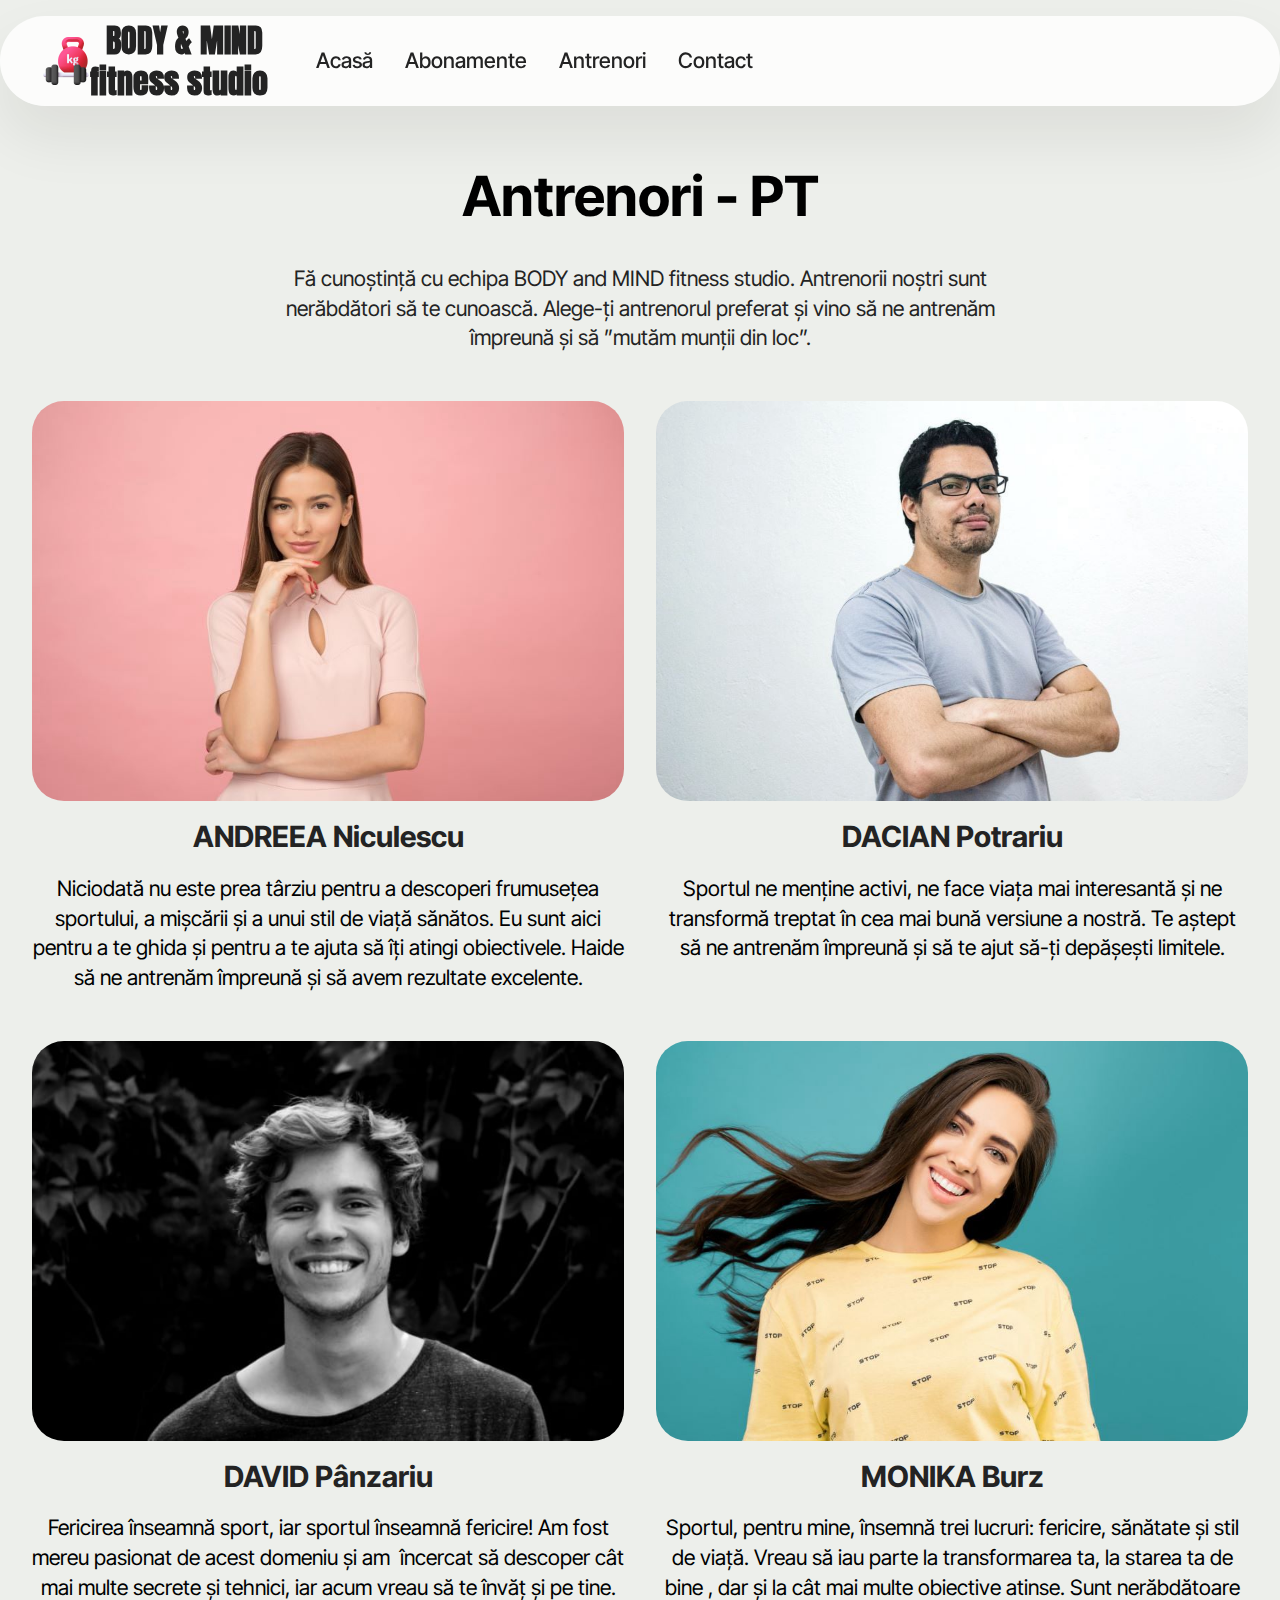
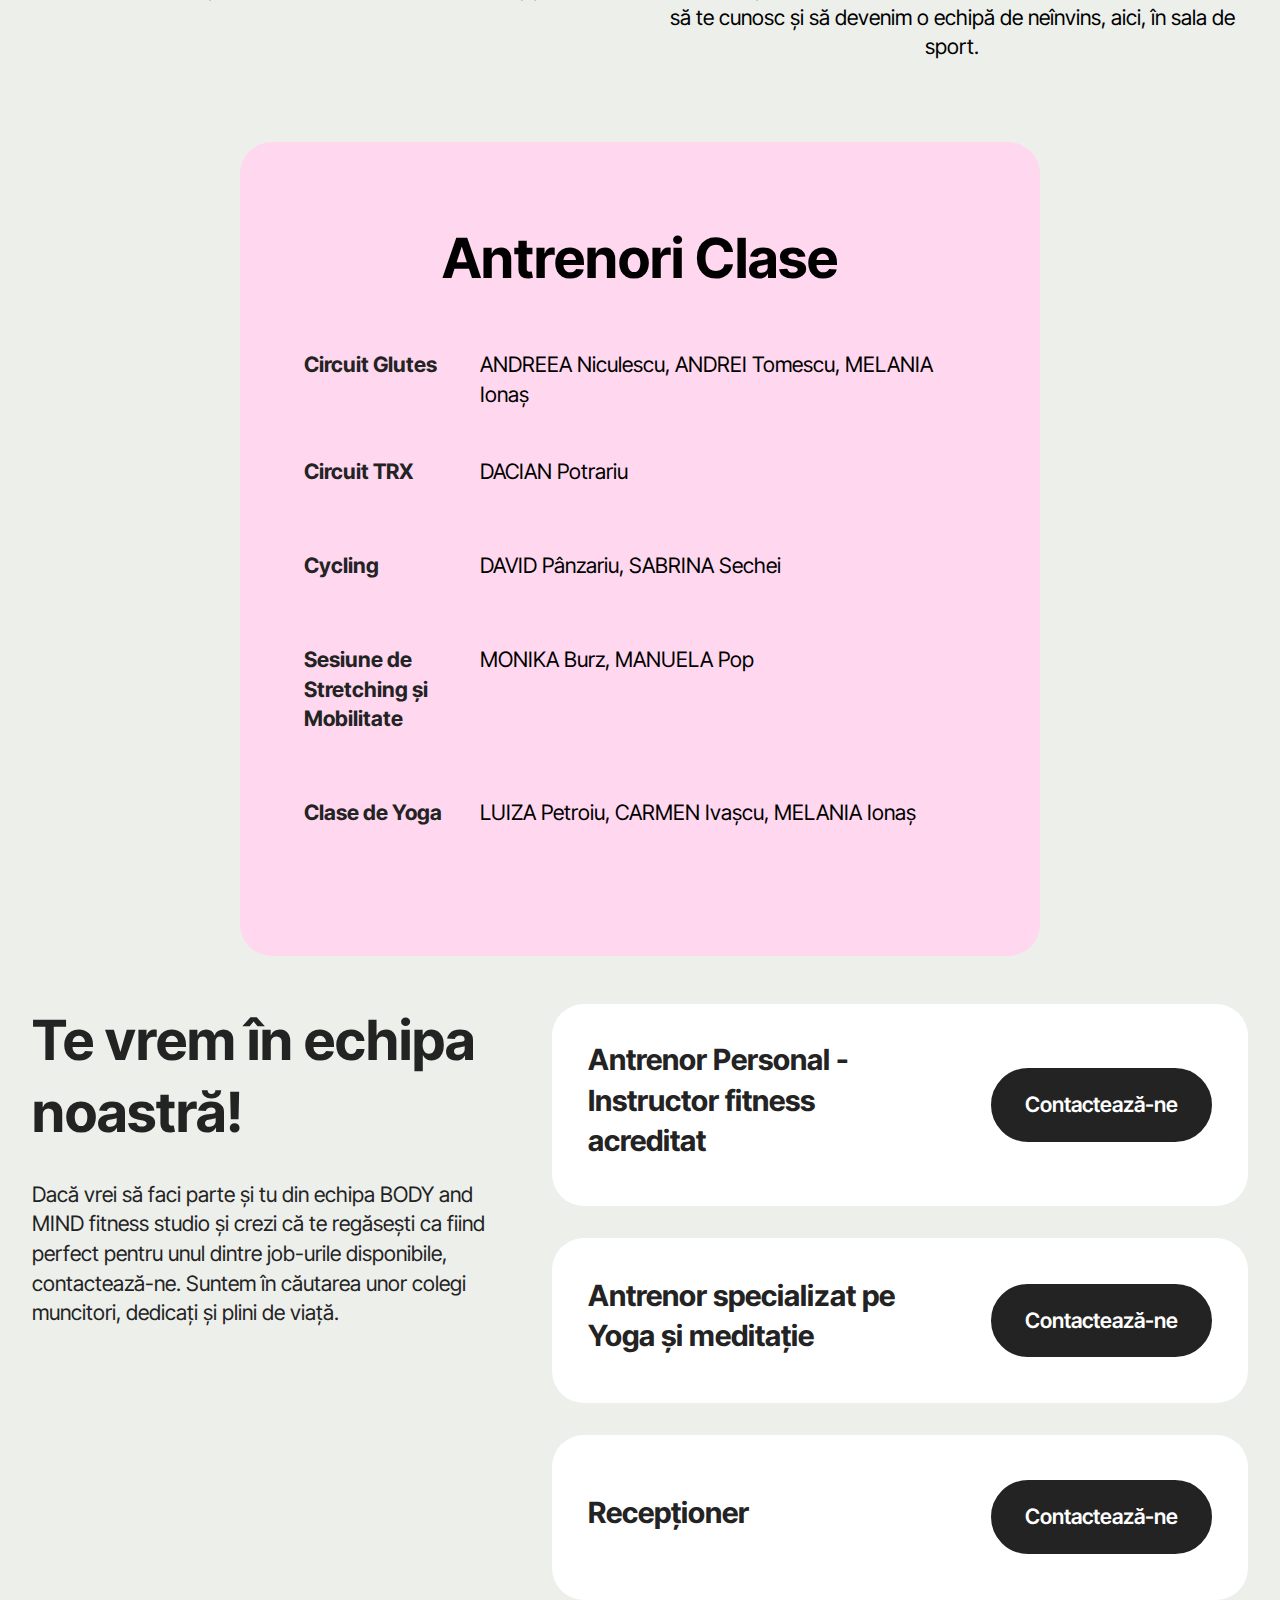
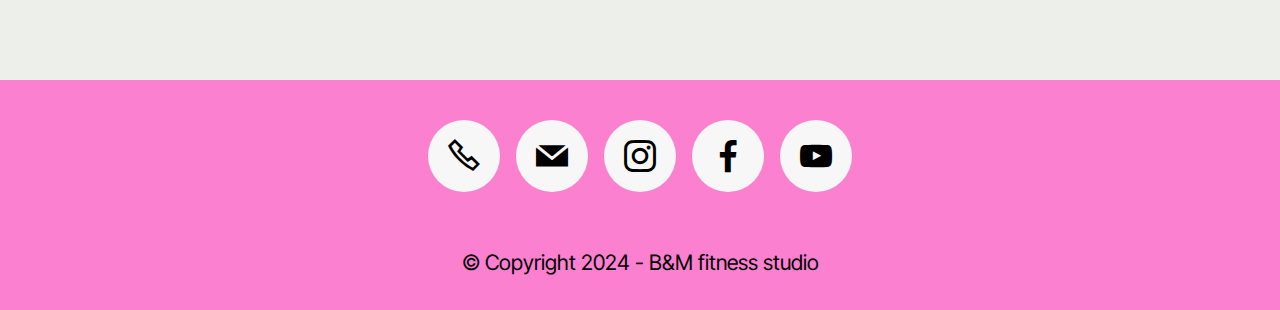
<file: antrenori.html>
<!DOCTYPE html>
<html lang="ro">

<head>
  <meta name="viewport" content="width=device-width, initial-scale=1">
  <meta charset="utf-8">
  <meta name="author" content="Paula Tămaș">
  <meta name="keywords" content="fitness, antrenori, sală de fitness, gym, coach">
  <meta name="description"
    content="Sală de fitness, perfectă pentru iubitorii de mișcare și un stil de viață sănătos și activ">
  <title>Antrenori: BODY and MIND fitness studio</title>

  <link rel="stylesheet" href="assets/web/assets/mobirise-icons2/mobirise2.css">
  <link rel="stylesheet" href="assets/bootstrap/css/bootstrap.min.css">
  <link rel="stylesheet" href="assets/bootstrap/css/bootstrap-grid.min.css">
  <link rel="stylesheet" href="assets/bootstrap/css/bootstrap-reboot.min.css">
  <link rel="stylesheet" href="assets/dropdown/css/style.css">
  <link rel="stylesheet" href="assets/socicon/css/styles.css">
  <link rel="stylesheet" href="assets/theme/css/style.css">
  <link rel="preload" href="https://fonts.googleapis.com/css?family=Anton:400&display=swap" as="style"
    onload="this.onload=null;this.rel='stylesheet'">
  <noscript>
    <link rel="stylesheet" href="https://fonts.googleapis.com/css?family=Anton:400&display=swap">
  </noscript>
  <link rel="preload"
    href="https://fonts.googleapis.com/css?family=Inter+Tight:100,200,300,400,500,600,700,800,900,100i,200i,300i,400i,500i,600i,700i,800i,900i&display=swap"
    as="style" onload="this.onload=null;this.rel='stylesheet'">
  <noscript>
    <link rel="stylesheet"
      href="https://fonts.googleapis.com/css?family=Inter+Tight:100,200,300,400,500,600,700,800,900,100i,200i,300i,400i,500i,600i,700i,800i,900i&display=swap">
  </noscript>
  <link rel="preload" as="style" href="assets/mobirise/css/mbr-additional.css?v=tJOmRh">
  <link rel="stylesheet" href="assets/mobirise/css/mbr-additional.css?v=tJOmRh" type="text/css">




</head>

<body>

  <header>
    <div data-bs-version="5.1" class="menu menu1 cid-u1maCpgknn" id="menu01-s">


      <nav class="navbar navbar-dropdown navbar-fixed-top navbar-expand-lg">
        <div class="container">
          <div class="navbar-brand">
            <span class="navbar-logo">
              <a href="index.html">
                <img src="assets/images/gym-1-96x96.png" alt="Imagine tip logo cu o ganteră și un kettlebell roz"
                  style="height: 3rem;">
              </a>
            </span>
            <h1><a class="navbar-caption text-black text-primary display-1" href="index.html">BODY &amp; MIND<br>
                fitness studio</a></h1>
          </div>
          <button class="navbar-toggler" type="button" data-toggle="collapse" data-bs-toggle="collapse"
            data-target="#navbarSupportedContent" data-bs-target="#navbarSupportedContent" aria-expanded="false"
            aria-label="Toggle navigation">
            <span class="hamburger">
              <span></span>
              <span></span>
              <span></span>
              <span></span>
            </span>
          </button>
          <div class="collapse navbar-collapse" id="navbarSupportedContent">
            <ul class="navbar-nav nav-dropdown nav-right" data-app-modern-menu="true">
              <li class="nav-item">
                <a class="nav-link link text-black text-primary display-4" href="index.html"
                  aria-expanded="false">Acasă</a>
              </li>
              <li class="nav-item"><a class="nav-link link text-black text-primary display-4"
                  href="abonamente.html">Abonamente</a></li>
              <li class="nav-item"><a class="nav-link link text-black text-primary display-4"
                  href="antrenori.html">Antrenori</a></li>
              <li class="nav-item">
                <a class="nav-link link text-black text-primary display-4" href="contact.html">Contact</a>
              </li>
            </ul>


          </div>
        </div>
      </nav>
    </div>
  </header>

  <section data-bs-version="5.1" class="people03 cid-u1steC4gbd" id="people03-u">


    <div class="container">
      <div class="row justify-content-center">
        <div class="col-12 content-head">
          <div class="mbr-section-head mb-5">
            <h2 class="mbr-section-title mbr-fonts-style align-center mb-0 display-2">
              <strong>Antrenori - PT</strong>
            </h2>
            <p class="mbr-section-subtitle mbr-fonts-style align-center mt-4 display-7">
              Fă cunoștință cu echipa BODY and MIND fitness studio. Antrenorii noștri sunt nerăbdători să te cunoască.
              Alege-ți antrenorul preferat și vino să ne antrenăm împreună și să ”mutăm munții din loc”.
            <p>
          </div>
        </div>
      </div>
      <div class="row">
        <div class="item features-image col-12 col-md-6 col-lg-6 active">
          <div class="item-wrapper">
            <div class="item-img mb-3">
              <img src="assets/images/w-17-800x534.jpg" alt="Femeie cu păr șaten îmbrăcată în roz, pe un fundal roz"
                title="" data-slide-to="0" data-bs-slide-to="0">
            </div>
            <div class="item-content align-left">
              <h3 class="item-title mbr-fonts-style display-5"><strong>ANDREEA Niculescu</strong></h3>

              <p class="mbr-text mbr-fonts-style mt-3 display-7">Niciodată nu este prea târziu pentru a descoperi
                frumusețea sportului, a mișcării și a unui stil de viață sănătos. Eu sunt aici pentru a te ghida și
                pentru a te ajuta să îți atingi obiectivele. Haide să ne antrenăm împreună și să avem rezultate
                excelente.<br></p>
            </div>

          </div>
        </div>
        <div class="item features-image col-12 col-md-6 col-lg-6">
          <div class="item-wrapper">
            <div class="item-img mb-3">
              <img src="assets/images/m-4-900x600.jpg"
                alt="Bărbat cu păr negru și ochelari într-un tricou gri pe un fundal alb" title="" data-slide-to="1"
                data-bs-slide-to="1">
            </div>
            <div class="item-content align-left">
              <h3 class="item-title mbr-fonts-style display-5"><strong>DACIAN Potrariu</strong></h3>

              <p class="mbr-text mbr-fonts-style mt-3 display-7">
                Sportul ne menține activi, ne face viața mai interesantă și ne transformă treptat în cea mai bună
                versiune a nostră. Te aștept să ne antrenăm împreună și să te ajut să-ți depășești limitele.<br>
              </p>
            </div>

          </div>
        </div>
        <div class="item features-image col-12 col-md-6 col-lg-6">
          <div class="item-wrapper">
            <div class="item-img mb-3">
              <img src="assets/images/m-21-815x474.jpg"
                alt="Un băiat tânăr cu păr creț, tricou închis la culoare care zâmbește cu dinții" title=""
                data-slide-to="2" data-bs-slide-to="2">
            </div>
            <div class="item-content align-left">
              <h3 class="item-title mbr-fonts-style display-5"><strong>DAVID Pânzariu</strong></h3>

              <p class="mbr-text mbr-fonts-style mt-3 display-7">
                Fericirea înseamnă sport, iar sportul înseamnă fericire!&nbsp;Am fost mereu pasionat de acest domeniu și
                am&nbsp; încercat să descoper cât mai multe secrete și tehnici, iar acum vreau să te învăț și pe tine.
              </p>
            </div>

          </div>
        </div>
        <div class="item features-image col-12 col-md-6 col-lg-6">
          <div class="item-wrapper">
            <div class="item-img mb-3">
              <img src="assets/images/w-9-900x569.jpg"
                alt="Femeie zâmbitoare cu păr șaten lung, bluză galbenă și un fundal albastru în spate" title=""
                data-slide-to="3" data-bs-slide-to="3">
            </div>
            <div class="item-content align-left">
              <h3 class="item-title mbr-fonts-style display-5"><strong>MONIKA Burz</strong></h3>

              <p class="mbr-text mbr-fonts-style mt-3 display-7">
                Sportul, pentru mine, însemnă trei lucruri: fericire, sănătate și stil de viață. Vreau să iau parte la
                transformarea ta, la starea ta de bine , dar și la cât mai multe obiective atinse. Sunt nerăbdătoare să
                te cunosc și să devenim o echipă de neînvins, aici, în sala de sport.<br>
              </p>
            </div>

          </div>
        </div>
      </div>
    </div>
  </section>

  <section data-bs-version="5.1" class="list04 cid-u1sDy0lBC1" id="list04-x">




    <div class="container-fluid">
      <div class="row justify-content-center">
        <div class="card col-md-12 col-lg-8">
          <div class="card-wrapper">
            <div class="row justify-content-center">
              <div class="col-12 mb-5 content-head">
                <h2 class="card-title mbr-fonts-style mbr-white mt-3 display-2"><strong>Antrenori Clase</strong></h2>

              </div>
            </div>

            <div class="row justify-content-left item features-without-image mt-0 mb-5 active">
              <div class="col-12 col-md-12 col-lg-3">
                <h3 class="mbr-card-title mbr-fonts-style mt-0 mb-3 display-7"><strong>Circuit Glutes</strong></h3>
              </div>
              <div class="col-md-12 col-lg item-wrapper">
                <p class="mbr-text mbr-fonts-style mt-0 mb-0 display-7">ANDREEA Niculescu, ANDREI Tomescu, MELANIA Ionaș
                </p>
              </div>
            </div>
            <div class="row justify-content-left item features-without-image mt-0 mb-5">
              <div class="col-12 col-md-12 col-lg-3">
                <h3 class="mbr-card-title mbr-fonts-style mt-0 mb-3 display-7"><strong>Circuit TRX</strong></h3>
              </div>
              <div class="col-md-12 col-lg item-wrapper">
                <p class="mbr-text mbr-fonts-style mt-0 mb-0 display-7">
                  DACIAN Potrariu
                </p>
              </div>
            </div>
            <div class="row justify-content-left item features-without-image mt-0 mb-5">
              <div class="col-12 col-md-12 col-lg-3">
                <h3 class="mbr-card-title mbr-fonts-style mt-0 mb-3 display-7"><strong>Cycling&nbsp;</strong></h3>
              </div>
              <div class="col-md-12 col-lg item-wrapper">
                <p class="mbr-text mbr-fonts-style mt-0 mb-0 display-7">DAVID Pânzariu, SABRINA Sechei
                </p>
              </div>
            </div>
            <div class="row justify-content-left item features-without-image mt-0 mb-5">
              <div class="col-12 col-md-12 col-lg-3">
                <h3 class="mbr-card-title mbr-fonts-style mt-0 mb-3 display-7"><strong>Sesiune de Stretching și
                    Mobilitate</strong></h3>
              </div>
              <div class="col-md-12 col-lg item-wrapper">
                <p class="mbr-text mbr-fonts-style mt-0 mb-0 display-7">
                  MONIKA Burz, MANUELA Pop
                </p>
              </div>
            </div>
            <div class="row justify-content-left item features-without-image mt-0 mb-5">
              <div class="col-12 col-md-12 col-lg-3">
                <h3 class="mbr-card-title mbr-fonts-style mt-0 mb-3 display-7"><strong>Clase de Yoga</strong></h3>
              </div>
              <div class="col-md-12 col-lg item-wrapper">
                <p class="mbr-text mbr-fonts-style mt-0 mb-0 display-7">
                  LUIZA Petroiu, CARMEN Ivașcu, MELANIA Ionaș
                </p>
              </div>
            </div>



          </div>
        </div>
      </div>
    </div>
  </section>

  <section data-bs-version="5.1" class="people01 cid-u1stj0qdd9 mbr-fullscreen" id="people01-v">




    <div class="container-fluid">
      <div class="row">
        <div class="col-lg-5 mb-5">
          <h2 class="mbr-section-maintitle mbr-fonts-style mb-4 display-2">
            <strong>Te vrem în echipa noastră!</strong>
          </h2>
          <p class="mbr-section-maintext mbr-fonts-style mb-4 display-7">
            Dacă vrei să faci parte și tu din echipa BODY and MIND fitness studio și crezi că te regăsești ca fiind
            perfect pentru unul dintre job-urile disponibile, contactează-ne. Suntem în căutarea unor colegi muncitori,
            dedicați și plini de viață.&nbsp;<br>
          </p>


        </div>

        <div class="col-lg-7">
          <div class="item features-without-image active">
            <div class="item-wrapper">
              <div class="row align-items-center">
                <div class="col-md-7">
                  <div class="align-left">
                    <h3 class="mbr-section-title mbr-fonts-style mb-2 display-5">
                      <strong>Antrenor Personal - Instructor fitness acreditat</strong>
                    </h3>


                  </div>
                </div>

                <div class="col-md-5">
                  <div class="mbr-section-btn align-right"><a class="btn btn-black display-7"
                      href="contact.html#contacts01-11">Contactează-ne<strong></strong></a></div>
                </div>
              </div>
            </div>
          </div>

          <div class="item features-without-image">
            <div class="item-wrapper">
              <div class="row align-items-center">
                <div class="col-md-7">
                  <div class="align-left">
                    <h3 class="mbr-section-title mbr-fonts-style mb-2 display-5">
                      <strong>Antrenor specializat pe Yoga și meditație</strong>
                    </h3>


                  </div>
                </div>

                <div class="col-md-5">
                  <div class="mbr-section-btn align-right"><a class="btn btn-black display-7"
                      href="contact.html#contacts01-11">Contactează-ne<strong></strong></a></div>
                </div>
              </div>
            </div>
          </div>
          <div class="item features-without-image">
            <div class="item-wrapper">
              <div class="row align-items-center">
                <div class="col-md-7">
                  <div class="align-left">
                    <h3 class="mbr-section-title mbr-fonts-style mb-2 display-5">
                      <strong>Recepționer</strong>
                    </h3>


                  </div>
                </div>

                <div class="col-md-5">
                  <div class="mbr-section-btn align-right"><a class="btn btn-black display-7"
                      href="contact.html#contacts01-11">Contactează-ne<strong></strong></a></div>
                </div>
              </div>
            </div>
          </div>
        </div>
      </div>
    </div>
  </section>

  <footer>
    <div data-bs-version="5.1" class="footer3 cid-u1pY646JAt" id="footer03-t">





      <div class="container">
        <div class="row">


          <div class="col-12 mt-4">
            <div class="social-row">
              <div class="soc-item">
                <a href="tel:+04712345678">
                  <span class="mbr-iconfont display-7 mobi-mbri-phone mobi-mbri"></span>
                </a>
              </div>
              <div class="soc-item">
                <a href="mailto:bodyandmind@fitnessstudio.com">
                  <span class="mbr-iconfont socicon-mail socicon"></span>
                </a>
              </div>
              <div class="soc-item">
                <a href="https://www.instagram.com/" target="_blank">
                  <span class="mbr-iconfont socicon-instagram socicon"></span>
                </a>
              </div>
              <div class="soc-item">
                <a href="https://www.facebook.com/?locale=ro_RO" target="_blank">
                  <span class="mbr-iconfont socicon-facebook socicon"></span>
                </a>
              </div>
              <div class="soc-item">
                <a href="https://www.youtube.com/watch?feature=shared&v=8Mv5t-3MWQA" target="_blank">
                  <span class="mbr-iconfont socicon-youtube socicon"></span>
                </a>
              </div>
            </div>
          </div>
          <div class="col-12 mt-5">
            <p class="mbr-fonts-style copyright display-7">
              © Copyright 2024 - B&amp;M fitness studio</p>
          </div>
        </div>
      </div>
    </div>
  </footer>

  <script src="assets/bootstrap/js/bootstrap.bundle.min.js"></script>
  <script src="assets/smoothscroll/smooth-scroll.js"></script>
  <script src="assets/ytplayer/index.js"></script>
  <script src="assets/dropdown/js/navbar-dropdown.js"></script>
  <script src="assets/theme/js/script.js"></script>


</body>

</html>
</file>
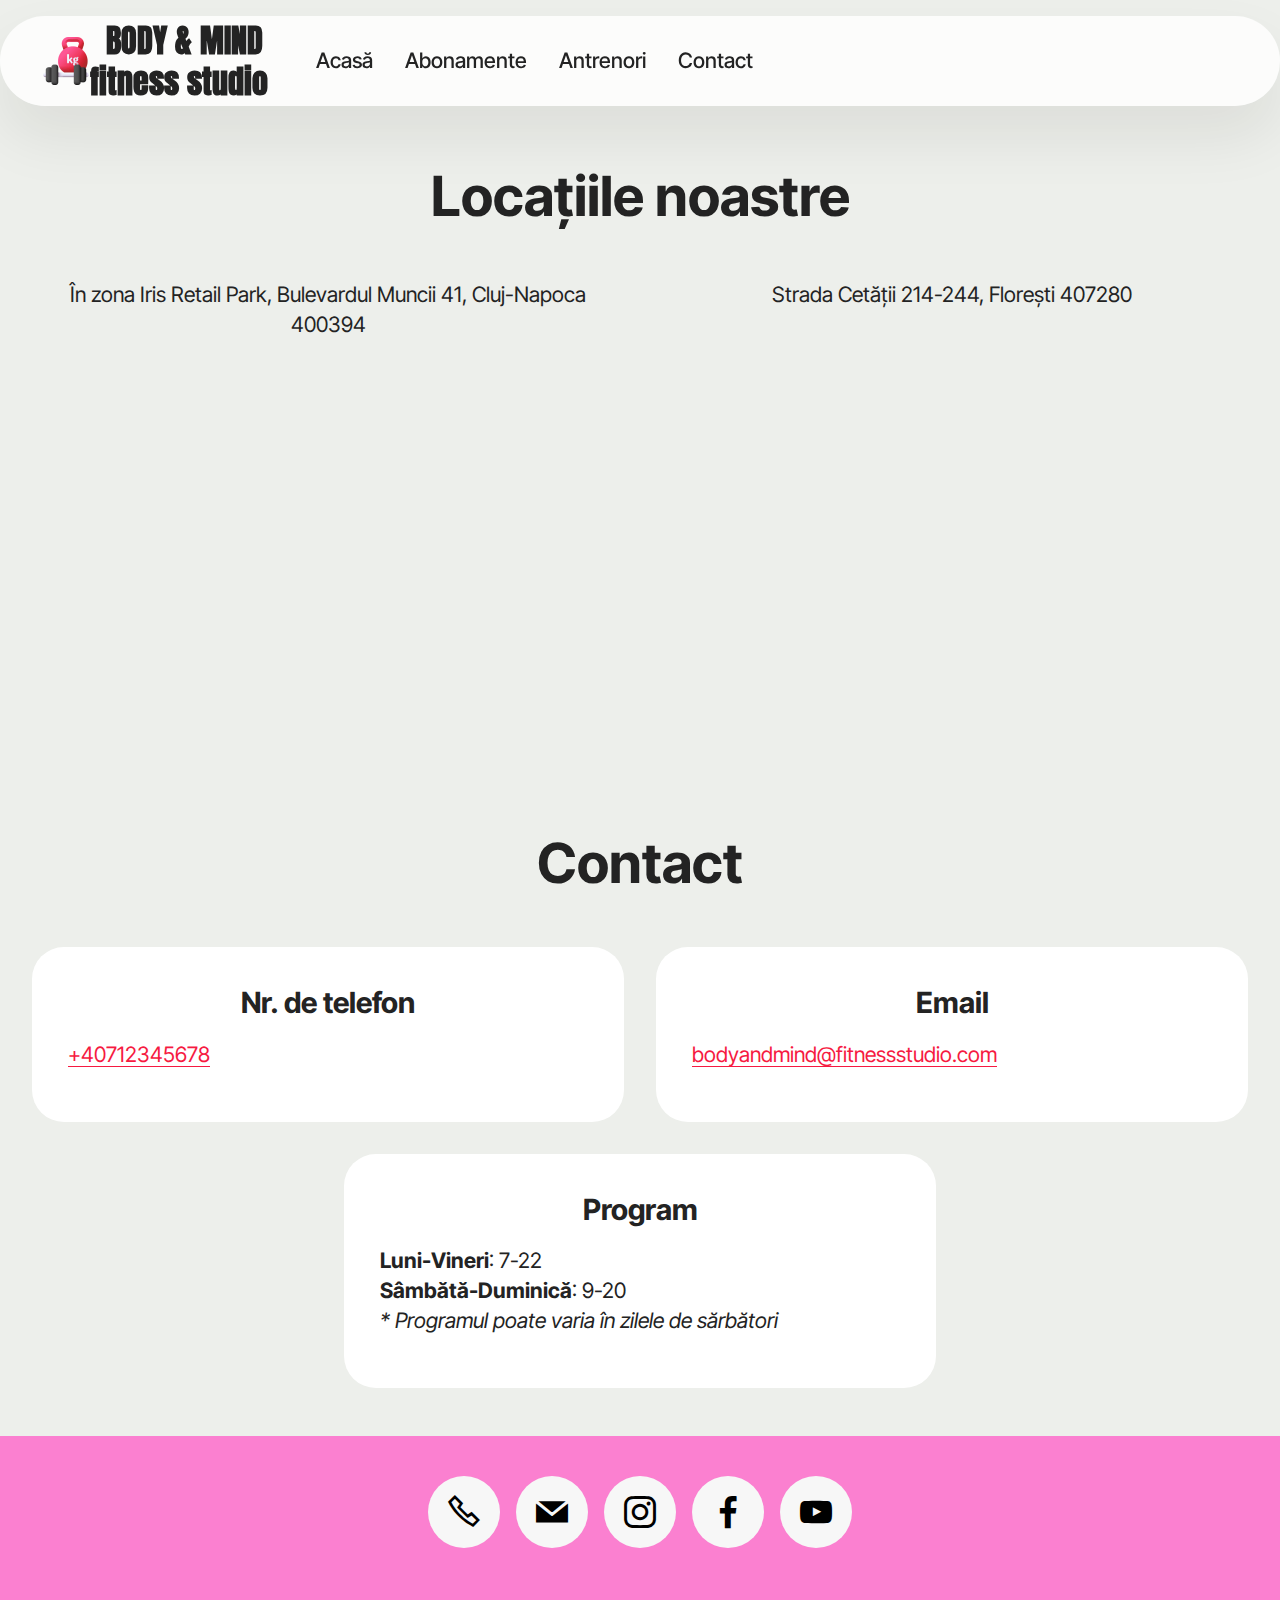
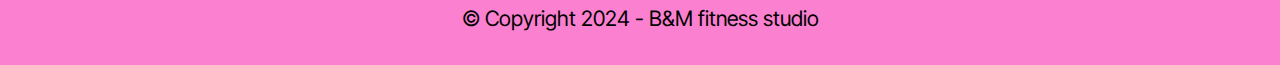
<file: contact.html>
<!DOCTYPE html>
<html lang="ro">

<head>
    <meta name="viewport" content="width=device-width, initial-scale=1">
    <meta charset="utf-8">
    <meta name="author" content="Paula Tămaș">
    <meta name="keywords" content="fitness, detalii contact, sală de fitness, gym">
    <meta name="description"
        content="Sală de fitness, perfectă pentru iubitorii de mișcare și un stil de viață sănătos și activ">
    <title>Contact: BODY and MIND fitness studio</title>

    <link rel="stylesheet" href="assets/web/assets/mobirise-icons2/mobirise2.css">
    <link rel="stylesheet" href="assets/bootstrap/css/bootstrap.min.css">
    <link rel="stylesheet" href="assets/bootstrap/css/bootstrap-grid.min.css">
    <link rel="stylesheet" href="assets/bootstrap/css/bootstrap-reboot.min.css">
    <link rel="stylesheet" href="assets/dropdown/css/style.css">
    <link rel="stylesheet" href="assets/socicon/css/styles.css">
    <link rel="stylesheet" href="assets/theme/css/style.css">
    <link rel="preload" href="https://fonts.googleapis.com/css?family=Anton:400&display=swap" as="style"
        onload="this.onload=null;this.rel='stylesheet'">
    <noscript>
        <link rel="stylesheet" href="https://fonts.googleapis.com/css?family=Anton:400&display=swap">
    </noscript>
    <link rel="preload"
        href="https://fonts.googleapis.com/css?family=Inter+Tight:100,200,300,400,500,600,700,800,900,100i,200i,300i,400i,500i,600i,700i,800i,900i&display=swap"
        as="style" onload="this.onload=null;this.rel='stylesheet'">
    <noscript>
        <link rel="stylesheet"
            href="https://fonts.googleapis.com/css?family=Inter+Tight:100,200,300,400,500,600,700,800,900,100i,200i,300i,400i,500i,600i,700i,800i,900i&display=swap">
    </noscript>
    <link rel="preload" as="style" href="assets/mobirise/css/mbr-additional.css?v=Bupl32">
    <link rel="stylesheet" href="assets/mobirise/css/mbr-additional.css?v=Bupl32" type="text/css">




</head>

<body>

    <header>
        <div data-bs-version="5.1" class="menu menu1 cid-u1maCpgknn" id="menu01-y">


            <nav class="navbar navbar-dropdown navbar-fixed-top navbar-expand-lg">
                <div class="container">
                    <div class="navbar-brand">
                        <span class="navbar-logo">
                            <a href="index.html">
                                <img src="assets/images/gym-1-96x96.png"
                                    alt="Imagine tip logo cu o ganteră și un kettlebell roz" style="height: 3rem;">
                            </a>
                        </span>
                        <h1><a class="navbar-caption text-black text-primary display-1" href="index.html">BODY
                                &amp; MIND<br> fitness studio</a></h1>
                    </div>
                    <button class="navbar-toggler" type="button" data-toggle="collapse" data-bs-toggle="collapse"
                        data-target="#navbarSupportedContent" data-bs-target="#navbarSupportedContent"
                        aria-expanded="false" aria-label="Toggle navigation">
                        <span class="hamburger">
                            <span></span>
                            <span></span>
                            <span></span>
                            <span></span>
                        </span>
                    </button>
                    <div class="collapse navbar-collapse" id="navbarSupportedContent">
                        <ul class="navbar-nav nav-dropdown nav-right" data-app-modern-menu="true">
                            <li class="nav-item">
                                <a class="nav-link link text-black text-primary display-4" href="index.html"
                                    aria-expanded="false">Acasă</a>
                            </li>
                            <li class="nav-item"><a class="nav-link link text-black text-primary display-4"
                                    href="abonamente.html">Abonamente</a></li>
                            <li class="nav-item"><a class="nav-link link text-black text-primary display-4"
                                    href="antrenori.html">Antrenori</a></li>
                            <li class="nav-item">
                                <a class="nav-link link text-black text-primary display-4"
                                    href="contact.html">Contact</a>
                            </li>
                        </ul>


                    </div>
                </div>
            </nav>
        </div>
    </header>

    <section data-bs-version="5.1" class="contacts2 map1 cid-u1sFyf819u" id="map02-10">



        <div class="container">
            <div class="row justify-content-center">
                <div class="col-12 content-head">
                    <div class="mbr-section-head mb-5">
                        <h2 class="mbr-section-title mbr-fonts-style align-center mb-0 display-2">
                            <strong>Locațiile noastre</strong>
                        </h2>
                    </div>
                </div>
            </div>
            <div class="row justify-content-center">
                <div class="map-wrapper col-12 col-md-6">
                    <h3 class="mbr-section-subtitle mb-3 align-center mbr-fonts-style display-7">În zona Iris Retail
                        Park, Bulevardul Muncii 41, Cluj-Napoca 400394</h3>
                    <div class="google-map"><iframe
                            src="https://www.google.com/maps/embed?pb=!1m18!1m12!1m3!1d2731.376096542368!2d23.614153712111932!3d46.79689697100668!2m3!1f0!2f0!3f0!3m2!1i1024!2i768!4f13.1!3m3!1m2!1s0x47490bfe4052781f%3A0xe25e73a29ac43e71!2sBulevardul%20Muncii%2041%2C%20Cluj-Napoca%20400394!5e0!3m2!1sro!2sro!4v1705598085477!5m2!1sro!2sro"
                            width="600" height="450" style="border:0;" allowfullscreen="" loading="lazy"
                            referrerpolicy="no-referrer-when-downgrade"></iframe></div>
                </div>

                <div class="map-wrapper col-12 col-md-6">
                    <h3 class="mbr-section-subtitle mb-3 align-center mbr-fonts-style display-7">Strada Cetății 214-244,
                        Florești 407280</h3>
                    <div class="google-map">
                        <iframe
                            src="https://www.google.com/maps/embed?pb=!1m18!1m12!1m3!1d2734.438417962374!2d23.48782271210875!3d46.73653707100278!2m3!1f0!2f0!3f0!3m2!1i1024!2i768!4f13.1!3m3!1m2!1s0x4749102982de78db%3A0x5c47c3987175af60!2zU3RyYWRhIENldMSDyJtpaSAyMTQsIEZsb3JlyJl0aSA0MDcyODA!5e0!3m2!1sro!2sro!4v1705599069115!5m2!1sro!2sro"
                            width="600" height="450" style="border:0;" allowfullscreen="" loading="lazy"
                            referrerpolicy="no-referrer-when-downgrade"></iframe>
                    </div>
                </div>
            </div>
        </div>
    </section>

    <section data-bs-version="5.1" class="contacts01 cid-u1sFFaMeEp" id="contacts01-11">




        <div class="container">
            <div class="row justify-content-center">
                <div class="col-12 content-head">
                    <div class="mbr-section-head mb-5">
                        <h2 class="mbr-section-title mbr-fonts-style align-center mb-0 display-2">
                            <strong>Contact</strong>
                        </h2>

                    </div>
                </div>
            </div>
            <div class="row">
                <div class="item features-without-image col-12 col-md-6 active">
                    <div class="item-wrapper">
                        <div class="text-wrapper">
                            <h3 class="card-title mbr-fonts-style mb-3 display-5">
                                <strong>Nr. de telefon</strong>
                            </h3>
                            <p class="mbr-text mbr-fonts-style display-7">
                                <a href="tel:+40712345678" class="text-primary">+40712345678</a>
                            </p>
                        </div>
                    </div>
                </div>
                <div class="item features-without-image col-12 col-md-6">
                    <div class="item-wrapper">
                        <div class="text-wrapper">
                            <h3 class="card-title mbr-fonts-style mb-3 display-5">
                                <strong>Email</strong>
                            </h3>
                            <p class="mbr-text mbr-fonts-style display-7"><a href="mailto:bodyandmind@fitnessstudio.com"
                                    class="text-primary">bodyandmind@fitnessstudio.com</a></p>
                        </div>
                    </div>
                </div>

                <div class="item features-without-image col-12 col-md-6">
                    <div class="item-wrapper">
                        <div class="text-wrapper">
                            <h3 class="card-title mbr-fonts-style mb-3 display-5">
                                <strong>Program</strong>
                            </h3>
                            <p class="mbr-text mbr-fonts-style display-7"><strong>
                                    Luni-Vineri</strong>: 7-22<br><strong>Sâmbătă-Duminică</strong>: 9-20<br><em>*
                                    Programul poate varia în zilele de sărbători</em><br></p>
                        </div>
                    </div>
                </div>
            </div>
        </div>
    </section>

    <footer>
        <div data-bs-version="5.1" class="footer3 cid-u1pY646JAt" id="footer03-z">





            <div class="container">
                <div class="row">


                    <div class="col-12 mt-4">
                        <div class="social-row">
                            <div class="soc-item">
                                <a href="tel:+04712345678">
                                    <span class="mbr-iconfont display-7 mobi-mbri-phone mobi-mbri"></span>
                                </a>
                            </div>
                            <div class="soc-item">
                                <a href="mailto:bodyandmind@fitnessstudio.com">
                                    <span class="mbr-iconfont socicon-mail socicon"></span>
                                </a>
                            </div>
                            <div class="soc-item">
                                <a href="https://www.instagram.com/" target="_blank">
                                    <span class="mbr-iconfont socicon-instagram socicon"></span>
                                </a>
                            </div>
                            <div class="soc-item">
                                <a href="https://www.facebook.com/?locale=ro_RO" target="_blank">
                                    <span class="mbr-iconfont socicon-facebook socicon"></span>
                                </a>
                            </div>
                            <div class="soc-item">
                                <a href="https://www.youtube.com/watch?feature=shared&v=8Mv5t-3MWQA" target="_blank">
                                    <span class="mbr-iconfont socicon-youtube socicon"></span>
                                </a>
                            </div>
                        </div>
                    </div>
                    <div class="col-12 mt-5">
                        <p class="mbr-fonts-style copyright display-7">
                            © Copyright 2024 - B&amp;M fitness studio</p>
                    </div>
                </div>
            </div>
        </div>
    </footer>

    <script src="assets/bootstrap/js/bootstrap.bundle.min.js"></script>
    <script src="assets/smoothscroll/smooth-scroll.js"></script>
    <script src="assets/ytplayer/index.js"></script>
    <script src="assets/dropdown/js/navbar-dropdown.js"></script>
    <script src="assets/theme/js/script.js"></script>


</body>

</html>
</file>
<file: assets/web/assets/mobirise-icons2/mobirise2.css>
@font-face {
  font-family: 'Moririse2';
  font-display: swap;
  src:  url('mobirise2.eot?f2bix4');
  src:  url('mobirise2.eot?f2bix4#iefix') format('embedded-opentype'),
    url('mobirise2.ttf?f2bix4') format('truetype'),
    url('mobirise2.woff?f2bix4') format('woff'),
    url('mobirise2.svg?f2bix4#mobirise2') format('svg');
  font-weight: normal;
  font-style: normal;
}

[class^="mobi-"], [class*=" mobi-"] {
  /* use !important to prevent issues with browser extensions that change fonts */
  font-family: 'Moririse2' !important;
  speak: none;
  font-style: normal;
  font-weight: normal;
  font-variant: normal;
  text-transform: none;
  line-height: 1;

  /* Better Font Rendering =========== */
  -webkit-font-smoothing: antialiased;
  -moz-osx-font-smoothing: grayscale;
}

.mobi-mbri-add-submenu:before {
  content: "\e900";
}
.mobi-mbri-alert:before {
  content: "\e901";
}
.mobi-mbri-align-center:before {
  content: "\e902";
}
.mobi-mbri-align-justify:before {
  content: "\e903";
}
.mobi-mbri-align-left:before {
  content: "\e904";
}
.mobi-mbri-align-right:before {
  content: "\e905";
}
.mobi-mbri-android:before {
  content: "\e906";
}
.mobi-mbri-apple:before {
  content: "\e907";
}
.mobi-mbri-arrow-down:before {
  content: "\e908";
}
.mobi-mbri-arrow-next:before {
  content: "\e909";
}
.mobi-mbri-arrow-prev:before {
  content: "\e90a";
}
.mobi-mbri-arrow-up:before {
  content: "\e90b";
}
.mobi-mbri-bold:before {
  content: "\e90c";
}
.mobi-mbri-bookmark:before {
  content: "\e90d";
}
.mobi-mbri-bootstrap:before {
  content: "\e90e";
}
.mobi-mbri-briefcase:before {
  content: "\e90f";
}
.mobi-mbri-browse:before {
  content: "\e910";
}
.mobi-mbri-bulleted-list:before {
  content: "\e911";
}
.mobi-mbri-calendar:before {
  content: "\e912";
}
.mobi-mbri-camera:before {
  content: "\e913";
}
.mobi-mbri-cart-add:before {
  content: "\e914";
}
.mobi-mbri-cart-full:before {
  content: "\e915";
}
.mobi-mbri-cash:before {
  content: "\e916";
}
.mobi-mbri-change-style:before {
  content: "\e917";
}
.mobi-mbri-chat:before {
  content: "\e918";
}
.mobi-mbri-clock:before {
  content: "\e919";
}
.mobi-mbri-close:before {
  content: "\e91a";
}
.mobi-mbri-cloud:before {
  content: "\e91b";
}
.mobi-mbri-code:before {
  content: "\e91c";
}
.mobi-mbri-contact-form:before {
  content: "\e91d";
}
.mobi-mbri-credit-card:before {
  content: "\e91e";
}
.mobi-mbri-cursor-click:before {
  content: "\e91f";
}
.mobi-mbri-cust-feedback:before {
  content: "\e920";
}
.mobi-mbri-database:before {
  content: "\e921";
}
.mobi-mbri-delivery:before {
  content: "\e922";
}
.mobi-mbri-desktop:before {
  content: "\e923";
}
.mobi-mbri-devices:before {
  content: "\e924";
}
.mobi-mbri-down:before {
  content: "\e925";
}
.mobi-mbri-download-2:before {
  content: "\e926";
}
.mobi-mbri-download:before {
  content: "\e927";
}
.mobi-mbri-drag-n-drop-2:before {
  content: "\e928";
}
.mobi-mbri-drag-n-drop:before {
  content: "\e929";
}
.mobi-mbri-edit-2:before {
  content: "\e92a";
}
.mobi-mbri-edit:before {
  content: "\e92b";
}
.mobi-mbri-error:before {
  content: "\e92c";
}
.mobi-mbri-extension:before {
  content: "\e92d";
}
.mobi-mbri-features:before {
  content: "\e92e";
}
.mobi-mbri-file:before {
  content: "\e92f";
}
.mobi-mbri-flag:before {
  content: "\e930";
}
.mobi-mbri-folder:before {
  content: "\e931";
}
.mobi-mbri-gift:before {
  content: "\e932";
}
.mobi-mbri-github:before {
  content: "\e933";
}
.mobi-mbri-globe-2:before {
  content: "\e934";
}
.mobi-mbri-globe:before {
  content: "\e935";
}
.mobi-mbri-growing-chart:before {
  content: "\e936";
}
.mobi-mbri-hearth:before {
  content: "\e937";
}
.mobi-mbri-help:before {
  content: "\e938";
}
.mobi-mbri-home:before {
  content: "\e939";
}
.mobi-mbri-hot-cup:before {
  content: "\e93a";
}
.mobi-mbri-idea:before {
  content: "\e93b";
}
.mobi-mbri-image-gallery:before {
  content: "\e93c";
}
.mobi-mbri-image-slider:before {
  content: "\e93d";
}
.mobi-mbri-info:before {
  content: "\e93e";
}
.mobi-mbri-italic:before {
  content: "\e93f";
}
.mobi-mbri-key:before {
  content: "\e940";
}
.mobi-mbri-laptop:before {
  content: "\e941";
}
.mobi-mbri-layers:before {
  content: "\e942";
}
.mobi-mbri-left-right:before {
  content: "\e943";
}
.mobi-mbri-left:before {
  content: "\e944";
}
.mobi-mbri-letter:before {
  content: "\e945";
}
.mobi-mbri-like:before {
  content: "\e946";
}
.mobi-mbri-link:before {
  content: "\e947";
}
.mobi-mbri-lock:before {
  content: "\e948";
}
.mobi-mbri-login:before {
  content: "\e949";
}
.mobi-mbri-logout:before {
  content: "\e94a";
}
.mobi-mbri-magic-stick:before {
  content: "\e94b";
}
.mobi-mbri-map-pin:before {
  content: "\e94c";
}
.mobi-mbri-menu:before {
  content: "\e94d";
}
.mobi-mbri-mobile-2:before {
  content: "\e94e";
}
.mobi-mbri-mobile-horizontal:before {
  content: "\e94f";
}
.mobi-mbri-mobile:before {
  content: "\e950";
}
.mobi-mbri-mobirise:before {
  content: "\e951";
}
.mobi-mbri-more-horizontal:before {
  content: "\e952";
}
.mobi-mbri-more-vertical:before {
  content: "\e953";
}
.mobi-mbri-music:before {
  content: "\e954";
}
.mobi-mbri-new-file:before {
  content: "\e955";
}
.mobi-mbri-numbered-list:before {
  content: "\e956";
}
.mobi-mbri-opened-folder:before {
  content: "\e957";
}
.mobi-mbri-pages:before {
  content: "\e958";
}
.mobi-mbri-paper-plane:before {
  content: "\e959";
}
.mobi-mbri-paperclip:before {
  content: "\e95a";
}
.mobi-mbri-phone:before {
  content: "\e95b";
}
.mobi-mbri-photo:before {
  content: "\e95c";
}
.mobi-mbri-photos:before {
  content: "\e95d";
}
.mobi-mbri-pin:before {
  content: "\e95e";
}
.mobi-mbri-play:before {
  content: "\e95f";
}
.mobi-mbri-plus:before {
  content: "\e960";
}
.mobi-mbri-preview:before {
  content: "\e961";
}
.mobi-mbri-print:before {
  content: "\e962";
}
.mobi-mbri-protect:before {
  content: "\e963";
}
.mobi-mbri-question:before {
  content: "\e964";
}
.mobi-mbri-quote-left:before {
  content: "\e965";
}
.mobi-mbri-quote-right:before {
  content: "\e966";
}
.mobi-mbri-redo:before {
  content: "\e967";
}
.mobi-mbri-refresh:before {
  content: "\e968";
}
.mobi-mbri-responsive-2:before {
  content: "\e969";
}
.mobi-mbri-responsive:before {
  content: "\e96a";
}
.mobi-mbri-right:before {
  content: "\e96b";
}
.mobi-mbri-rocket:before {
  content: "\e96c";
}
.mobi-mbri-sad-face:before {
  content: "\e96d";
}
.mobi-mbri-sale:before {
  content: "\e96e";
}
.mobi-mbri-save:before {
  content: "\e96f";
}
.mobi-mbri-search:before {
  content: "\e970";
}
.mobi-mbri-setting-2:before {
  content: "\e971";
}
.mobi-mbri-setting-3:before {
  content: "\e972";
}
.mobi-mbri-setting:before {
  content: "\e973";
}
.mobi-mbri-share:before {
  content: "\e974";
}
.mobi-mbri-shopping-bag:before {
  content: "\e975";
}
.mobi-mbri-shopping-basket:before {
  content: "\e976";
}
.mobi-mbri-shopping-cart:before {
  content: "\e977";
}
.mobi-mbri-sites:before {
  content: "\e978";
}
.mobi-mbri-smile-face:before {
  content: "\e979";
}
.mobi-mbri-speed:before {
  content: "\e97a";
}
.mobi-mbri-star:before {
  content: "\e97b";
}
.mobi-mbri-success:before {
  content: "\e97c";
}
.mobi-mbri-sun:before {
  content: "\e97d";
}
.mobi-mbri-sun2:before {
  content: "\e97e";
}
.mobi-mbri-tablet-vertical:before {
  content: "\e97f";
}
.mobi-mbri-tablet:before {
  content: "\e980";
}
.mobi-mbri-target:before {
  content: "\e981";
}
.mobi-mbri-timer:before {
  content: "\e982";
}
.mobi-mbri-to-ftp:before {
  content: "\e983";
}
.mobi-mbri-to-local-drive:before {
  content: "\e984";
}
.mobi-mbri-touch-swipe:before {
  content: "\e985";
}
.mobi-mbri-touch:before {
  content: "\e986";
}
.mobi-mbri-trash:before {
  content: "\e987";
}
.mobi-mbri-underline:before {
  content: "\e988";
}
.mobi-mbri-undo:before {
  content: "\e989";
}
.mobi-mbri-unlink:before {
  content: "\e98a";
}
.mobi-mbri-unlock:before {
  content: "\e98b";
}
.mobi-mbri-up-down:before {
  content: "\e98c";
}
.mobi-mbri-up:before {
  content: "\e98d";
}
.mobi-mbri-update:before {
  content: "\e98e";
}
.mobi-mbri-upload-2:before {
  content: "\e98f";
}
.mobi-mbri-upload:before {
  content: "\e990";
}
.mobi-mbri-user-2:before {
  content: "\e991";
}
.mobi-mbri-user:before {
  content: "\e992";
}
.mobi-mbri-users:before {
  content: "\e993";
}
.mobi-mbri-video-play:before {
  content: "\e994";
}
.mobi-mbri-video:before {
  content: "\e995";
}
.mobi-mbri-watch:before {
  content: "\e996";
}
.mobi-mbri-website-theme-2:before {
  content: "\e997";
}
.mobi-mbri-website-theme:before {
  content: "\e998";
}
.mobi-mbri-wifi:before {
  content: "\e999";
}
.mobi-mbri-windows:before {
  content: "\e99a";
}
.mobi-mbri-zoom-in:before {
  content: "\e99b";
}
.mobi-mbri-zoom-out:before {
  content: "\e99c";
}
</file>
<file: assets/dropdown/css/style.css>
.navbar-dropdown {
  left: 0;
  padding: 0;
  position: absolute;
  right: 0;
  top: 0;
  transition: all 0.45s ease;
  z-index: 1030;
  background: #282828; }
  .navbar-dropdown .navbar-logo {
    margin-right: 0.8rem;
    transition: margin 0.3s ease-in-out;
    vertical-align: middle; }
    .navbar-dropdown .navbar-logo img {
      height: 3.125rem;
      transition: all 0.3s ease-in-out; }
    .navbar-dropdown .navbar-logo.mbr-iconfont {
      font-size: 3.125rem;
      line-height: 3.125rem; }
  .navbar-dropdown .navbar-caption {
    font-weight: 700;
    white-space: normal;
    vertical-align: -4px;
    line-height: 3.125rem !important; }
    .navbar-dropdown .navbar-caption, .navbar-dropdown .navbar-caption:hover {
      color: inherit;
      text-decoration: none; }
  .navbar-dropdown .mbr-iconfont + .navbar-caption {
    vertical-align: -1px; }
  .navbar-dropdown.navbar-fixed-top {
    position: fixed; }
  .navbar-dropdown .navbar-brand span {
    vertical-align: -4px; }
  .navbar-dropdown.bg-color.transparent {
    background: none; }
  .navbar-dropdown.navbar-short .navbar-brand {
    padding: 0.625rem 0; }
    .navbar-dropdown.navbar-short .navbar-brand span {
      vertical-align: -1px; }
  .navbar-dropdown.navbar-short .navbar-caption {
    line-height: 2.375rem !important;
    vertical-align: -2px; }
  .navbar-dropdown.navbar-short .navbar-logo {
    margin-right: 0.5rem; }
    .navbar-dropdown.navbar-short .navbar-logo img {
      height: 2.375rem; }
    .navbar-dropdown.navbar-short .navbar-logo.mbr-iconfont {
      font-size: 2.375rem;
      line-height: 2.375rem; }
  .navbar-dropdown.navbar-short .mbr-table-cell {
    height: 3.625rem; }
  .navbar-dropdown .navbar-close {
    left: 0.6875rem;
    position: fixed;
    top: 0.75rem;
    z-index: 1000; }
  .navbar-dropdown .hamburger-icon {
    content: "";
    display: inline-block;
    vertical-align: middle;
    width: 16px;
    -webkit-box-shadow: 0 -6px 0 1px #282828,0 0 0 1px #282828,0 6px 0 1px #282828;
    -moz-box-shadow: 0 -6px 0 1px #282828,0 0 0 1px #282828,0 6px 0 1px #282828;
    box-shadow: 0 -6px 0 1px #282828,0 0 0 1px #282828,0 6px 0 1px #282828; }

.dropdown-menu .dropdown-toggle[data-toggle="dropdown-submenu"]::after {
  border-bottom: 0.35em solid transparent;
  border-left: 0.35em solid;
  border-right: 0;
  border-top: 0.35em solid transparent;
  margin-left: 0.3rem; }

.dropdown-menu .dropdown-item:focus {
  outline: 0; }

.nav-dropdown {
  font-size: 0.75rem;
  font-weight: 500;
  height: auto !important; }
  .nav-dropdown .nav-btn {
    padding-left: 1rem; }
  .nav-dropdown .link {
    margin: .667em 1.667em;
    font-weight: 500;
    padding: 0;
    transition: color .2s ease-in-out; }
    .nav-dropdown .link.dropdown-toggle {
      margin-right: 2.583em; }
      .nav-dropdown .link.dropdown-toggle::after {
        margin-left: .25rem;
        border-top: 0.35em solid;
        border-right: 0.35em solid transparent;
        border-left: 0.35em solid transparent;
        border-bottom: 0; }
      .nav-dropdown .link.dropdown-toggle[aria-expanded="true"] {
        margin: 0;
        padding: 0.667em 3.263em  0.667em 1.667em; }
  .nav-dropdown .link::after,
  .nav-dropdown .dropdown-item::after {
    color: inherit; }
  .nav-dropdown .btn {
    font-size: 0.75rem;
    font-weight: 700;
    letter-spacing: 0;
    margin-bottom: 0;
    padding-left: 1.25rem;
    padding-right: 1.25rem; }
  .nav-dropdown .dropdown-menu {
    border-radius: 0;
    border: 0;
    left: 0;
    margin: 0;
    padding-bottom: 1.25rem;
    padding-top: 1.25rem;
    position: relative; }
  .nav-dropdown .dropdown-submenu {
    margin-left: 0.125rem;
    top: 0; }
  .nav-dropdown .dropdown-item {
    font-weight: 500;
    line-height: 2;
    padding: 0.3846em 4.615em 0.3846em 1.5385em;
    position: relative;
    transition: color .2s ease-in-out, background-color .2s ease-in-out; }
    .nav-dropdown .dropdown-item::after {
      margin-top: -0.3077em;
      position: absolute;
      right: 1.1538em;
      top: 50%; }
    .nav-dropdown .dropdown-item:focus, .nav-dropdown .dropdown-item:hover {
      background: none; }

@media (max-width: 767px) {
  .nav-dropdown.navbar-toggleable-sm {
    bottom: 0;
    display: none;
    left: 0;
    overflow-x: hidden;
    position: fixed;
    top: 0;
    transform: translateX(-100%);
    -ms-transform: translateX(-100%);
    -webkit-transform: translateX(-100%);
    width: 18.75rem;
    z-index: 999; } }
.nav-dropdown.navbar-toggleable-xl {
  bottom: 0;
  display: none;
  left: 0;
  overflow-x: hidden;
  position: fixed;
  top: 0;
  transform: translateX(-100%);
  -ms-transform: translateX(-100%);
  -webkit-transform: translateX(-100%);
  width: 18.75rem;
  z-index: 999; }

.nav-dropdown-sm {
  display: block !important;
  overflow-x: hidden;
  overflow: auto;
  padding-top: 3.875rem; }
  .nav-dropdown-sm::after {
    content: "";
    display: block;
    height: 3rem;
    width: 100%; }
  .nav-dropdown-sm.collapse.in ~ .navbar-close {
    display: block !important; }
  .nav-dropdown-sm.collapsing, .nav-dropdown-sm.collapse.in {
    transform: translateX(0);
    -ms-transform: translateX(0);
    -webkit-transform: translateX(0);
    transition: all 0.25s ease-out;
    -webkit-transition: all 0.25s ease-out;
    background: #282828; }
  .nav-dropdown-sm.collapsing[aria-expanded="false"] {
    transform: translateX(-100%);
    -ms-transform: translateX(-100%);
    -webkit-transform: translateX(-100%); }
  .nav-dropdown-sm .nav-item {
    display: block;
    margin-left: 0 !important;
    padding-left: 0; }
  .nav-dropdown-sm .link,
  .nav-dropdown-sm .dropdown-item {
    border-top: 1px dotted rgba(255, 255, 255, 0.1);
    font-size: 0.8125rem;
    line-height: 1.6;
    margin: 0 !important;
    padding: 0.875rem 2.4rem 0.875rem 1.5625rem !important;
    position: relative;
    white-space: normal; }
    .nav-dropdown-sm .link:focus, .nav-dropdown-sm .link:hover,
    .nav-dropdown-sm .dropdown-item:focus,
    .nav-dropdown-sm .dropdown-item:hover {
      background: rgba(0, 0, 0, 0.2) !important;
      color: #c0a375; }
  .nav-dropdown-sm .nav-btn {
    position: relative;
    padding: 1.5625rem 1.5625rem 0 1.5625rem; }
    .nav-dropdown-sm .nav-btn::before {
      border-top: 1px dotted rgba(255, 255, 255, 0.1);
      content: "";
      left: 0;
      position: absolute;
      top: 0;
      width: 100%; }
    .nav-dropdown-sm .nav-btn + .nav-btn {
      padding-top: 0.625rem; }
      .nav-dropdown-sm .nav-btn + .nav-btn::before {
        display: none; }
  .nav-dropdown-sm .btn {
    padding: 0.625rem 0; }
  .nav-dropdown-sm .dropdown-toggle[data-toggle="dropdown-submenu"]::after {
    margin-left: .25rem;
    border-top: 0.35em solid;
    border-right: 0.35em solid transparent;
    border-left: 0.35em solid transparent;
    border-bottom: 0; }
  .nav-dropdown-sm .dropdown-toggle[data-toggle="dropdown-submenu"][aria-expanded="true"]::after {
    border-top: 0;
    border-right: 0.35em solid transparent;
    border-left: 0.35em solid transparent;
    border-bottom: 0.35em solid; }
  .nav-dropdown-sm .dropdown-menu {
    margin: 0;
    padding: 0;
    position: relative;
    top: 0;
    left: 0;
    width: 100%;
    border: 0;
    float: none;
    border-radius: 0;
    background: none; }
  .nav-dropdown-sm .dropdown-submenu {
    left: 100%;
    margin-left: 0.125rem;
    margin-top: -1.25rem;
    top: 0; }

.navbar-toggleable-sm .nav-dropdown .dropdown-menu {
  position: absolute; }

.navbar-toggleable-sm .nav-dropdown .dropdown-submenu {
  left: 100%;
  margin-left: 0.125rem;
  margin-top: -1.25rem;
  top: 0; }

.navbar-toggleable-sm.opened .nav-dropdown .dropdown-menu {
  position: relative; }

.navbar-toggleable-sm.opened .nav-dropdown .dropdown-submenu {
  left: 0;
  margin-left: 00rem;
  margin-top: 0rem;
  top: 0; }

.is-builder .nav-dropdown.collapsing {
  transition: none !important; }
</file>
<file: assets/socicon/css/styles.css>
@charset "UTF-8";

@font-face {
  font-family: 'Socicon';
  src:  url('../fonts/socicon.eot');
  src:  url('../fonts/socicon.eot?#iefix') format('embedded-opentype'),
    url('../fonts/socicon.woff2') format('woff2'),
    url('../fonts/socicon.ttf') format('truetype'),
    url('../fonts/socicon.woff') format('woff'),
    url('../fonts/socicon.svg#socicon') format('svg');
  font-weight: normal;
  font-style: normal;
  font-display: swap;
}

[data-icon]:before {
  font-family: "socicon" !important;
  content: attr(data-icon);
  font-style: normal !important;
  font-weight: normal !important;
  font-variant: normal !important;
  text-transform: none !important;
  speak: none;
  line-height: 1;
  -webkit-font-smoothing: antialiased;
  -moz-osx-font-smoothing: grayscale;
}

[class^="socicon-"], [class*=" socicon-"] {
  /* use !important to prevent issues with browser extensions that change fonts */
  font-family: 'Socicon' !important;
  speak: none;
  font-style: normal;
  font-weight: normal;
  font-variant: normal;
  text-transform: none;
  line-height: 1;

  /* Better Font Rendering =========== */
  -webkit-font-smoothing: antialiased;
  -moz-osx-font-smoothing: grayscale;
}

.socicon-eitaa:before {
  content: "\e97c";
}
.socicon-soroush:before {
  content: "\e97d";
}
.socicon-bale:before {
  content: "\e97e";
}
.socicon-zazzle:before {
  content: "\e97b";
}
.socicon-society6:before {
  content: "\e97a";
}
.socicon-redbubble:before {
  content: "\e979";
}
.socicon-avvo:before {
  content: "\e978";
}
.socicon-stitcher:before {
  content: "\e977";
}
.socicon-googlehangouts:before {
  content: "\e974";
}
.socicon-dlive:before {
  content: "\e975";
}
.socicon-vsco:before {
  content: "\e976";
}
.socicon-flipboard:before {
  content: "\e973";
}
.socicon-ubuntu:before {
  content: "\e958";
}
.socicon-artstation:before {
  content: "\e959";
}
.socicon-invision:before {
  content: "\e95a";
}
.socicon-torial:before {
  content: "\e95b";
}
.socicon-collectorz:before {
  content: "\e95c";
}
.socicon-seenthis:before {
  content: "\e95d";
}
.socicon-googleplaymusic:before {
  content: "\e95e";
}
.socicon-debian:before {
  content: "\e95f";
}
.socicon-filmfreeway:before {
  content: "\e960";
}
.socicon-gnome:before {
  content: "\e961";
}
.socicon-itchio:before {
  content: "\e962";
}
.socicon-jamendo:before {
  content: "\e963";
}
.socicon-mix:before {
  content: "\e964";
}
.socicon-sharepoint:before {
  content: "\e965";
}
.socicon-tinder:before {
  content: "\e966";
}
.socicon-windguru:before {
  content: "\e967";
}
.socicon-cdbaby:before {
  content: "\e968";
}
.socicon-elementaryos:before {
  content: "\e969";
}
.socicon-stage32:before {
  content: "\e96a";
}
.socicon-tiktok:before {
  content: "\e96b";
}
.socicon-gitter:before {
  content: "\e96c";
}
.socicon-letterboxd:before {
  content: "\e96d";
}
.socicon-threema:before {
  content: "\e96e";
}
.socicon-splice:before {
  content: "\e96f";
}
.socicon-metapop:before {
  content: "\e970";
}
.socicon-naver:before {
  content: "\e971";
}
.socicon-remote:before {
  content: "\e972";
}
.socicon-internet:before {
  content: "\e957";
}
.socicon-moddb:before {
  content: "\e94b";
}
.socicon-indiedb:before {
  content: "\e94c";
}
.socicon-traxsource:before {
  content: "\e94d";
}
.socicon-gamefor:before {
  content: "\e94e";
}
.socicon-pixiv:before {
  content: "\e94f";
}
.socicon-myanimelist:before {
  content: "\e950";
}
.socicon-blackberry:before {
  content: "\e951";
}
.socicon-wickr:before {
  content: "\e952";
}
.socicon-spip:before {
  content: "\e953";
}
.socicon-napster:before {
  content: "\e954";
}
.socicon-beatport:before {
  content: "\e955";
}
.socicon-hackerone:before {
  content: "\e956";
}
.socicon-hackernews:before {
  content: "\e946";
}
.socicon-smashwords:before {
  content: "\e947";
}
.socicon-kobo:before {
  content: "\e948";
}
.socicon-bookbub:before {
  content: "\e949";
}
.socicon-mailru:before {
  content: "\e94a";
}
.socicon-gitlab:before {
  content: "\e945";
}
.socicon-instructables:before {
  content: "\e944";
}
.socicon-portfolio:before {
  content: "\e943";
}
.socicon-codered:before {
  content: "\e940";
}
.socicon-origin:before {
  content: "\e941";
}
.socicon-nextdoor:before {
  content: "\e942";
}
.socicon-udemy:before {
  content: "\e93f";
}
.socicon-livemaster:before {
  content: "\e93e";
}
.socicon-crunchbase:before {
  content: "\e93b";
}
.socicon-homefy:before {
  content: "\e93c";
}
.socicon-calendly:before {
  content: "\e93d";
}
.socicon-realtor:before {
  content: "\e90f";
}
.socicon-tidal:before {
  content: "\e910";
}
.socicon-qobuz:before {
  content: "\e911";
}
.socicon-natgeo:before {
  content: "\e912";
}
.socicon-mastodon:before {
  content: "\e913";
}
.socicon-unsplash:before {
  content: "\e914";
}
.socicon-homeadvisor:before {
  content: "\e915";
}
.socicon-angieslist:before {
  content: "\e916";
}
.socicon-codepen:before {
  content: "\e917";
}
.socicon-slack:before {
  content: "\e918";
}
.socicon-openaigym:before {
  content: "\e919";
}
.socicon-logmein:before {
  content: "\e91a";
}
.socicon-fiverr:before {
  content: "\e91b";
}
.socicon-gotomeeting:before {
  content: "\e91c";
}
.socicon-aliexpress:before {
  content: "\e91d";
}
.socicon-guru:before {
  content: "\e91e";
}
.socicon-appstore:before {
  content: "\e91f";
}
.socicon-homes:before {
  content: "\e920";
}
.socicon-zoom:before {
  content: "\e921";
}
.socicon-alibaba:before {
  content: "\e922";
}
.socicon-craigslist:before {
  content: "\e923";
}
.socicon-wix:before {
  content: "\e924";
}
.socicon-redfin:before {
  content: "\e925";
}
.socicon-googlecalendar:before {
  content: "\e926";
}
.socicon-shopify:before {
  content: "\e927";
}
.socicon-freelancer:before {
  content: "\e928";
}
.socicon-seedrs:before {
  content: "\e929";
}
.socicon-bing:before {
  content: "\e92a";
}
.socicon-doodle:before {
  content: "\e92b";
}
.socicon-bonanza:before {
  content: "\e92c";
}
.socicon-squarespace:before {
  content: "\e92d";
}
.socicon-toptal:before {
  content: "\e92e";
}
.socicon-gust:before {
  content: "\e92f";
}
.socicon-ask:before {
  content: "\e930";
}
.socicon-trulia:before {
  content: "\e931";
}
.socicon-loomly:before {
  content: "\e932";
}
.socicon-ghost:before {
  content: "\e933";
}
.socicon-upwork:before {
  content: "\e934";
}
.socicon-fundable:before {
  content: "\e935";
}
.socicon-booking:before {
  content: "\e936";
}
.socicon-googlemaps:before {
  content: "\e937";
}
.socicon-zillow:before {
  content: "\e938";
}
.socicon-niconico:before {
  content: "\e939";
}
.socicon-toneden:before {
  content: "\e93a";
}
.socicon-augment:before {
  content: "\e908";
}
.socicon-bitbucket:before {
  content: "\e909";
}
.socicon-fyuse:before {
  content: "\e90a";
}
.socicon-yt-gaming:before {
  content: "\e90b";
}
.socicon-sketchfab:before {
  content: "\e90c";
}
.socicon-mobcrush:before {
  content: "\e90d";
}
.socicon-microsoft:before {
  content: "\e90e";
}
.socicon-pandora:before {
  content: "\e907";
}
.socicon-messenger:before {
  content: "\e906";
}
.socicon-gamewisp:before {
  content: "\e905";
}
.socicon-bloglovin:before {
  content: "\e904";
}
.socicon-tunein:before {
  content: "\e903";
}
.socicon-gamejolt:before {
  content: "\e901";
}
.socicon-trello:before {
  content: "\e902";
}
.socicon-spreadshirt:before {
  content: "\e900";
}
.socicon-500px:before {
  content: "\e000";
}
.socicon-8tracks:before {
  content: "\e001";
}
.socicon-airbnb:before {
  content: "\e002";
}
.socicon-alliance:before {
  content: "\e003";
}
.socicon-amazon:before {
  content: "\e004";
}
.socicon-amplement:before {
  content: "\e005";
}
.socicon-android:before {
  content: "\e006";
}
.socicon-angellist:before {
  content: "\e007";
}
.socicon-apple:before {
  content: "\e008";
}
.socicon-appnet:before {
  content: "\e009";
}
.socicon-baidu:before {
  content: "\e00a";
}
.socicon-bandcamp:before {
  content: "\e00b";
}
.socicon-battlenet:before {
  content: "\e00c";
}
.socicon-mixer:before {
  content: "\e00d";
}
.socicon-bebee:before {
  content: "\e00e";
}
.socicon-bebo:before {
  content: "\e00f";
}
.socicon-behance:before {
  content: "\e010";
}
.socicon-blizzard:before {
  content: "\e011";
}
.socicon-blogger:before {
  content: "\e012";
}
.socicon-buffer:before {
  content: "\e013";
}
.socicon-chrome:before {
  content: "\e014";
}
.socicon-coderwall:before {
  content: "\e015";
}
.socicon-curse:before {
  content: "\e016";
}
.socicon-dailymotion:before {
  content: "\e017";
}
.socicon-deezer:before {
  content: "\e018";
}
.socicon-delicious:before {
  content: "\e019";
}
.socicon-deviantart:before {
  content: "\e01a";
}
.socicon-diablo:before {
  content: "\e01b";
}
.socicon-digg:before {
  content: "\e01c";
}
.socicon-discord:before {
  content: "\e01d";
}
.socicon-disqus:before {
  content: "\e01e";
}
.socicon-douban:before {
  content: "\e01f";
}
.socicon-draugiem:before {
  content: "\e020";
}
.socicon-dribbble:before {
  content: "\e021";
}
.socicon-drupal:before {
  content: "\e022";
}
.socicon-ebay:before {
  content: "\e023";
}
.socicon-ello:before {
  content: "\e024";
}
.socicon-endomodo:before {
  content: "\e025";
}
.socicon-envato:before {
  content: "\e026";
}
.socicon-etsy:before {
  content: "\e027";
}
.socicon-facebook:before {
  content: "\e028";
}
.socicon-feedburner:before {
  content: "\e029";
}
.socicon-filmweb:before {
  content: "\e02a";
}
.socicon-firefox:before {
  content: "\e02b";
}
.socicon-flattr:before {
  content: "\e02c";
}
.socicon-flickr:before {
  content: "\e02d";
}
.socicon-formulr:before {
  content: "\e02e";
}
.socicon-forrst:before {
  content: "\e02f";
}
.socicon-foursquare:before {
  content: "\e030";
}
.socicon-friendfeed:before {
  content: "\e031";
}
.socicon-github:before {
  content: "\e032";
}
.socicon-goodreads:before {
  content: "\e033";
}
.socicon-google:before {
  content: "\e034";
}
.socicon-googlescholar:before {
  content: "\e035";
}
.socicon-googlegroups:before {
  content: "\e036";
}
.socicon-googlephotos:before {
  content: "\e037";
}
.socicon-googleplus:before {
  content: "\e038";
}
.socicon-grooveshark:before {
  content: "\e039";
}
.socicon-hackerrank:before {
  content: "\e03a";
}
.socicon-hearthstone:before {
  content: "\e03b";
}
.socicon-hellocoton:before {
  content: "\e03c";
}
.socicon-heroes:before {
  content: "\e03d";
}
.socicon-smashcast:before {
  content: "\e03e";
}
.socicon-horde:before {
  content: "\e03f";
}
.socicon-houzz:before {
  content: "\e040";
}
.socicon-icq:before {
  content: "\e041";
}
.socicon-identica:before {
  content: "\e042";
}
.socicon-imdb:before {
  content: "\e043";
}
.socicon-instagram:before {
  content: "\e044";
}
.socicon-issuu:before {
  content: "\e045";
}
.socicon-istock:before {
  content: "\e046";
}
.socicon-itunes:before {
  content: "\e047";
}
.socicon-keybase:before {
  content: "\e048";
}
.socicon-lanyrd:before {
  content: "\e049";
}
.socicon-lastfm:before {
  content: "\e04a";
}
.socicon-line:before {
  content: "\e04b";
}
.socicon-linkedin:before {
  content: "\e04c";
}
.socicon-livejournal:before {
  content: "\e04d";
}
.socicon-lyft:before {
  content: "\e04e";
}
.socicon-macos:before {
  content: "\e04f";
}
.socicon-mail:before {
  content: "\e050";
}
.socicon-medium:before {
  content: "\e051";
}
.socicon-meetup:before {
  content: "\e052";
}
.socicon-mixcloud:before {
  content: "\e053";
}
.socicon-modelmayhem:before {
  content: "\e054";
}
.socicon-mumble:before {
  content: "\e055";
}
.socicon-myspace:before {
  content: "\e056";
}
.socicon-newsvine:before {
  content: "\e057";
}
.socicon-nintendo:before {
  content: "\e058";
}
.socicon-npm:before {
  content: "\e059";
}
.socicon-odnoklassniki:before {
  content: "\e05a";
}
.socicon-openid:before {
  content: "\e05b";
}
.socicon-opera:before {
  content: "\e05c";
}
.socicon-outlook:before {
  content: "\e05d";
}
.socicon-overwatch:before {
  content: "\e05e";
}
.socicon-patreon:before {
  content: "\e05f";
}
.socicon-paypal:before {
  content: "\e060";
}
.socicon-periscope:before {
  content: "\e061";
}
.socicon-persona:before {
  content: "\e062";
}
.socicon-pinterest:before {
  content: "\e063";
}
.socicon-play:before {
  content: "\e064";
}
.socicon-player:before {
  content: "\e065";
}
.socicon-playstation:before {
  content: "\e066";
}
.socicon-pocket:before {
  content: "\e067";
}
.socicon-qq:before {
  content: "\e068";
}
.socicon-quora:before {
  content: "\e069";
}
.socicon-raidcall:before {
  content: "\e06a";
}
.socicon-ravelry:before {
  content: "\e06b";
}
.socicon-reddit:before {
  content: "\e06c";
}
.socicon-renren:before {
  content: "\e06d";
}
.socicon-researchgate:before {
  content: "\e06e";
}
.socicon-residentadvisor:before {
  content: "\e06f";
}
.socicon-reverbnation:before {
  content: "\e070";
}
.socicon-rss:before {
  content: "\e071";
}
.socicon-sharethis:before {
  content: "\e072";
}
.socicon-skype:before {
  content: "\e073";
}
.socicon-slideshare:before {
  content: "\e074";
}
.socicon-smugmug:before {
  content: "\e075";
}
.socicon-snapchat:before {
  content: "\e076";
}
.socicon-songkick:before {
  content: "\e077";
}
.socicon-soundcloud:before {
  content: "\e078";
}
.socicon-spotify:before {
  content: "\e079";
}
.socicon-stackexchange:before {
  content: "\e07a";
}
.socicon-stackoverflow:before {
  content: "\e07b";
}
.socicon-starcraft:before {
  content: "\e07c";
}
.socicon-stayfriends:before {
  content: "\e07d";
}
.socicon-steam:before {
  content: "\e07e";
}
.socicon-storehouse:before {
  content: "\e07f";
}
.socicon-strava:before {
  content: "\e080";
}
.socicon-streamjar:before {
  content: "\e081";
}
.socicon-stumbleupon:before {
  content: "\e082";
}
.socicon-swarm:before {
  content: "\e083";
}
.socicon-teamspeak:before {
  content: "\e084";
}
.socicon-teamviewer:before {
  content: "\e085";
}
.socicon-technorati:before {
  content: "\e086";
}
.socicon-telegram:before {
  content: "\e087";
}
.socicon-tripadvisor:before {
  content: "\e088";
}
.socicon-tripit:before {
  content: "\e089";
}
.socicon-triplej:before {
  content: "\e08a";
}
.socicon-tumblr:before {
  content: "\e08b";
}
.socicon-twitch:before {
  content: "\e08c";
}
.socicon-twitter:before {
  content: "\e08d";
}
.socicon-uber:before {
  content: "\e08e";
}
.socicon-ventrilo:before {
  content: "\e08f";
}
.socicon-viadeo:before {
  content: "\e090";
}
.socicon-viber:before {
  content: "\e091";
}
.socicon-viewbug:before {
  content: "\e092";
}
.socicon-vimeo:before {
  content: "\e093";
}
.socicon-vine:before {
  content: "\e094";
}
.socicon-vkontakte:before {
  content: "\e095";
}
.socicon-warcraft:before {
  content: "\e096";
}
.socicon-wechat:before {
  content: "\e097";
}
.socicon-weibo:before {
  content: "\e098";
}
.socicon-whatsapp:before {
  content: "\e099";
}
.socicon-wikipedia:before {
  content: "\e09a";
}
.socicon-windows:before {
  content: "\e09b";
}
.socicon-wordpress:before {
  content: "\e09c";
}
.socicon-wykop:before {
  content: "\e09d";
}
.socicon-xbox:before {
  content: "\e09e";
}
.socicon-xing:before {
  content: "\e09f";
}
.socicon-yahoo:before {
  content: "\e0a0";
}
.socicon-yammer:before {
  content: "\e0a1";
}
.socicon-yandex:before {
  content: "\e0a2";
}
.socicon-yelp:before {
  content: "\e0a3";
}
.socicon-younow:before {
  content: "\e0a4";
}
.socicon-youtube:before {
  content: "\e0a5";
}
.socicon-zapier:before {
  content: "\e0a6";
}
.socicon-zerply:before {
  content: "\e0a7";
}
.socicon-zomato:before {
  content: "\e0a8";
}
.socicon-zynga:before {
  content: "\e0a9";
}
</file>
<file: assets/theme/css/style.css>
@charset "UTF-8";
section {
  background-color: #ffffff;
}

body {
  font-style: normal;
  line-height: 1.5;
  font-weight: 400;
  color: #232323;
  position: relative;
}

button {
  background-color: transparent;
  border-color: transparent;
}

.embla__button,
.carousel-control {
  background-color: #edefea !important;
  opacity: 0.8 !important;
  color: #464845 !important;
  border-color: #edefea !important;
}

.carousel .close,
.modalWindow .close {
  background-color: #edefea !important;
  color: #464845 !important;
  border-color: #edefea !important;
  opacity: 0.8 !important;
}

.carousel .close:hover,
.modalWindow .close:hover {
  opacity: 1 !important;
}

.carousel-indicators li {
  background-color: #edefea !important;
  border: 2px solid #464845 !important;
}

.carousel-indicators li:hover,
.carousel-indicators li:active {
  opacity: 0.8 !important;
}

.embla__button:hover,
.carousel-control:hover {
  background-color: #edefea !important;
  opacity: 1 !important;
}

.modalWindow-video-container {
  height: 80%;
}

section,
.container,
.container-fluid {
  position: relative;
  word-wrap: break-word;
}

a.mbr-iconfont:hover {
  text-decoration: none;
}

.article .lead p,
.article .lead ul,
.article .lead ol,
.article .lead pre,
.article .lead blockquote {
  margin-bottom: 0;
}

a {
  font-style: normal;
  font-weight: 400;
  cursor: pointer;
}
a, a:hover {
  text-decoration: none;
}

.mbr-section-title {
  font-style: normal;
  line-height: 1.3;
}

.mbr-section-subtitle {
  line-height: 1.3;
}

.mbr-text {
  font-style: normal;
  line-height: 1.7;
}

h1,
h2,
h3,
h4,
h5,
h6,
.display-1,
.display-2,
.display-4,
.display-5,
.display-7,
span,
p,
a {
  line-height: 1;
  word-break: break-word;
  word-wrap: break-word;
  font-weight: 400;
}

b,
strong {
  font-weight: bold;
}

input:-webkit-autofill, input:-webkit-autofill:hover, input:-webkit-autofill:focus, input:-webkit-autofill:active {
  transition-delay: 9999s;
  -webkit-transition-property: background-color, color;
  transition-property: background-color, color;
}

textarea[type=hidden] {
  display: none;
}

section {
  background-position: 50% 50%;
  background-repeat: no-repeat;
  background-size: cover;
}
section .mbr-background-video,
section .mbr-background-video-preview {
  position: absolute;
  bottom: 0;
  left: 0;
  right: 0;
  top: 0;
}

.hidden {
  visibility: hidden;
}

.mbr-z-index20 {
  z-index: 20;
}

/*! Base colors */
.mbr-white {
  color: #ffffff;
}

.mbr-black {
  color: #111111;
}

.mbr-bg-white {
  background-color: #ffffff;
}

.mbr-bg-black {
  background-color: #000000;
}

/*! Text-aligns */
.align-left {
  text-align: left;
}

.align-center {
  text-align: center;
}

.align-right {
  text-align: right;
}

/*! Font-weight  */
.mbr-light {
  font-weight: 300;
}

.mbr-regular {
  font-weight: 400;
}

.mbr-semibold {
  font-weight: 500;
}

.mbr-bold {
  font-weight: 700;
}

/*! Media  */
.media-content {
  flex-basis: 100%;
}

.media-container-row {
  display: flex;
  flex-direction: row;
  flex-wrap: wrap;
  justify-content: center;
  align-content: center;
  align-items: start;
}
.media-container-row .media-size-item {
  width: 400px;
}

.media-container-column {
  display: flex;
  flex-direction: column;
  flex-wrap: wrap;
  justify-content: center;
  align-content: center;
  align-items: stretch;
}
.media-container-column > * {
  width: 100%;
}

@media (min-width: 992px) {
  .media-container-row {
    flex-wrap: nowrap;
  }
}
figure {
  margin-bottom: 0;
  overflow: hidden;
}

figure[mbr-media-size] {
  transition: width 0.1s;
}

img,
iframe {
  display: block;
  width: 100%;
}

.card {
  background-color: transparent;
  border: none;
}

.card-box {
  width: 100%;
}

.card-img {
  text-align: center;
  flex-shrink: 0;
  -webkit-flex-shrink: 0;
}

.media {
  max-width: 100%;
  margin: 0 auto;
}

.mbr-figure {
  align-self: center;
}

.media-container > div {
  max-width: 100%;
}

.mbr-figure img,
.card-img img {
  width: 100%;
}

@media (max-width: 991px) {
  .media-size-item {
    width: auto !important;
  }
  .media {
    width: auto;
  }
  .mbr-figure {
    width: 100% !important;
  }
}
/*! Buttons */
.mbr-section-btn {
  margin-left: -0.6rem;
  margin-right: -0.6rem;
  font-size: 0;
}

.btn {
  font-weight: 600;
  border-width: 1px;
  font-style: normal;
  margin: 0.6rem 0.6rem;
  white-space: normal;
  transition: all 0.2s ease-in-out;
  display: inline-flex;
  align-items: center;
  justify-content: center;
  word-break: break-word;
}

.btn-sm {
  font-weight: 600;
  letter-spacing: 0px;
  transition: all 0.3s ease-in-out;
}

.btn-md {
  font-weight: 600;
  letter-spacing: 0px;
  transition: all 0.3s ease-in-out;
}

.btn-lg {
  font-weight: 600;
  letter-spacing: 0px;
  transition: all 0.3s ease-in-out;
}

.btn-form {
  margin: 0;
}
.btn-form:hover {
  cursor: pointer;
}

nav .mbr-section-btn {
  margin-left: 0rem;
  margin-right: 0rem;
}

/*! Btn icon margin */
.btn .mbr-iconfont,
.btn.btn-sm .mbr-iconfont {
  order: 1;
  cursor: pointer;
  margin-left: 0.5rem;
  vertical-align: sub;
}

.btn.btn-md .mbr-iconfont,
.btn.btn-md .mbr-iconfont {
  margin-left: 0.8rem;
}

.mbr-regular {
  font-weight: 400;
}

.mbr-semibold {
  font-weight: 500;
}

.mbr-bold {
  font-weight: 700;
}

[type=submit] {
  -webkit-appearance: none;
}

/*! Full-screen */
.mbr-fullscreen .mbr-overlay {
  min-height: 100vh;
}

.mbr-fullscreen {
  display: flex;
  display: -moz-flex;
  display: -ms-flex;
  display: -o-flex;
  align-items: center;
  /*!min-height: 100vh;*/
  padding-top: 3rem;
  padding-bottom: 3rem;
}

/*! Map */
.map {
  height: 25rem;
  position: relative;
}
.map iframe {
  width: 100%;
  height: 100%;
}

/*! Scroll to top arrow */
.mbr-arrow-up {
  bottom: 25px;
  right: 90px;
  position: fixed;
  text-align: right;
  z-index: 5000;
  color: #ffffff;
  font-size: 22px;
}

.mbr-arrow-up a {
  background: rgba(0, 0, 0, 0.2);
  border-radius: 50%;
  color: #fff;
  display: inline-block;
  height: 60px;
  width: 60px;
  border: 2px solid #fff;
  outline-style: none !important;
  position: relative;
  text-decoration: none;
  transition: all 0.3s ease-in-out;
  cursor: pointer;
  text-align: center;
}
.mbr-arrow-up a:hover {
  background-color: rgba(0, 0, 0, 0.4);
}
.mbr-arrow-up a i {
  line-height: 60px;
}

.mbr-arrow-up-icon {
  display: block;
  color: #fff;
}

.mbr-arrow-up-icon::before {
  content: "›";
  display: inline-block;
  font-family: serif;
  font-size: 22px;
  line-height: 1;
  font-style: normal;
  position: relative;
  top: 6px;
  left: -4px;
  transform: rotate(-90deg);
}

/*! Arrow Down */
.mbr-arrow {
  position: absolute;
  bottom: 45px;
  left: 50%;
  width: 60px;
  height: 60px;
  cursor: pointer;
  background-color: rgba(80, 80, 80, 0.5);
  border-radius: 50%;
  transform: translateX(-50%);
}
@media (max-width: 767px) {
  .mbr-arrow {
    display: none;
  }
}
.mbr-arrow > a {
  display: inline-block;
  text-decoration: none;
  outline-style: none;
  animation: arrowdown 1.7s ease-in-out infinite;
  color: #ffffff;
}
.mbr-arrow > a > i {
  position: absolute;
  top: -2px;
  left: 15px;
  font-size: 2rem;
}

#scrollToTop a i::before {
  content: "";
  position: absolute;
  display: block;
  border-bottom: 2.5px solid #fff;
  border-left: 2.5px solid #fff;
  width: 27.8%;
  height: 27.8%;
  left: 50%;
  top: 51%;
  transform: translateY(-30%) translateX(-50%) rotate(135deg);
}

@keyframes arrowdown {
  0% {
    transform: translateY(0px);
  }
  50% {
    transform: translateY(-5px);
  }
  100% {
    transform: translateY(0px);
  }
}
@media (max-width: 500px) {
  .mbr-arrow-up {
    left: 0;
    right: 0;
    text-align: center;
  }
}
/*Gradients animation*/
@keyframes gradient-animation {
  from {
    background-position: 0% 100%;
    animation-timing-function: ease-in-out;
  }
  to {
    background-position: 100% 0%;
    animation-timing-function: ease-in-out;
  }
}
.bg-gradient {
  background-size: 200% 200%;
  animation: gradient-animation 5s infinite alternate;
  -webkit-animation: gradient-animation 5s infinite alternate;
}

.menu .navbar-brand {
  display: -webkit-flex;
}
.menu .navbar-brand span {
  display: flex;
  display: -webkit-flex;
}
.menu .navbar-brand .navbar-caption-wrap {
  display: -webkit-flex;
}
.menu .navbar-brand .navbar-logo img {
  display: -webkit-flex;
  width: auto;
}
@media (min-width: 768px) and (max-width: 991px) {
  .menu .navbar-toggleable-sm .navbar-nav {
    display: -ms-flexbox;
  }
}
@media (max-width: 991px) {
  .menu .navbar-collapse {
    max-height: 93.5vh;
  }
  .menu .navbar-collapse.show {
    overflow: auto;
  }
}
@media (min-width: 992px) {
  .menu .navbar-nav.nav-dropdown {
    display: -webkit-flex;
  }
  .menu .navbar-toggleable-sm .navbar-collapse {
    display: -webkit-flex !important;
  }
  .menu .collapsed .navbar-collapse {
    max-height: 93.5vh;
  }
  .menu .collapsed .navbar-collapse.show {
    overflow: auto;
  }
}
@media (max-width: 767px) {
  .menu .navbar-collapse {
    max-height: 80vh;
  }
}

.nav-link .mbr-iconfont {
  margin-right: 0.5rem;
}

.navbar {
  display: -webkit-flex;
  -webkit-flex-wrap: wrap;
  -webkit-align-items: center;
  -webkit-justify-content: space-between;
}

.navbar-collapse {
  -webkit-flex-basis: 100%;
  -webkit-flex-grow: 1;
  -webkit-align-items: center;
}

.nav-dropdown .link {
  padding: 0.667em 1.667em !important;
  margin: 0 !important;
}

.nav {
  display: -webkit-flex;
  -webkit-flex-wrap: wrap;
}

.row {
  display: -webkit-flex;
  -webkit-flex-wrap: wrap;
}

.justify-content-center {
  -webkit-justify-content: center;
}

.form-inline {
  display: -webkit-flex;
}

.card-wrapper {
  -webkit-flex: 1;
}

.carousel-control {
  z-index: 10;
  display: -webkit-flex;
}

.carousel-controls {
  display: -webkit-flex;
}

.media {
  display: -webkit-flex;
}

.form-group:focus {
  outline: none;
}

.jq-selectbox__select {
  padding: 7px 0;
  position: relative;
}

.jq-selectbox__dropdown {
  overflow: hidden;
  border-radius: 10px;
  position: absolute;
  top: 100%;
  left: 0 !important;
  width: 100% !important;
}

.jq-selectbox__trigger-arrow {
  right: 0;
  transform: translateY(-50%);
}

.jq-selectbox li {
  padding: 1.07em 0.5em;
}

input[type=range] {
  padding-left: 0 !important;
  padding-right: 0 !important;
}

.modal-dialog,
.modal-content {
  height: 100%;
}

.modal-dialog .carousel-inner {
  height: calc(100vh - 1.75rem);
}
@media (max-width: 575px) {
  .modal-dialog .carousel-inner {
    height: calc(100vh - 1rem);
  }
}

.carousel-item {
  text-align: center;
}

.carousel-item img {
  margin: auto;
}

.navbar-toggler {
  align-self: flex-start;
  padding: 0.25rem 0.75rem;
  font-size: 1.25rem;
  line-height: 1;
  background: transparent;
  border: 1px solid transparent;
  border-radius: 0.25rem;
}

.navbar-toggler:focus,
.navbar-toggler:hover {
  text-decoration: none;
  box-shadow: none;
}

.navbar-toggler-icon {
  display: inline-block;
  width: 1.5em;
  height: 1.5em;
  vertical-align: middle;
  content: "";
  background: no-repeat center center;
  background-size: 100% 100%;
}

.navbar-toggler-left {
  position: absolute;
  left: 1rem;
}

.navbar-toggler-right {
  position: absolute;
  right: 1rem;
}

.card-img {
  width: auto;
}

.menu .navbar.collapsed:not(.beta-menu) {
  flex-direction: column;
}

.carousel-item.active,
.carousel-item-next,
.carousel-item-prev {
  display: flex;
}

.note-air-layout .dropup .dropdown-menu,
.note-air-layout .navbar-fixed-bottom .dropdown .dropdown-menu {
  bottom: initial !important;
}

html,
body {
  height: auto;
  min-height: 100vh;
}

.dropup .dropdown-toggle::after {
  display: none;
}

.form-asterisk {
  font-family: initial;
  position: absolute;
  top: -2px;
  font-weight: normal;
}

.form-control-label {
  position: relative;
  cursor: pointer;
  margin-bottom: 0.357em;
  padding: 0;
}

.alert {
  color: #ffffff;
  border-radius: 0;
  border: 0;
  font-size: 1.1rem;
  line-height: 1.5;
  margin-bottom: 1.875rem;
  padding: 1.25rem;
  position: relative;
  text-align: center;
}
.alert.alert-form::after {
  background-color: inherit;
  bottom: -7px;
  content: "";
  display: block;
  height: 14px;
  left: 50%;
  margin-left: -7px;
  position: absolute;
  transform: rotate(45deg);
  width: 14px;
}

.form-control {
  background-color: #ffffff;
  background-clip: border-box;
  color: #232323;
  line-height: 1rem !important;
  height: auto;
  padding: 1.2rem 2rem;
  transition: border-color 0.25s ease 0s;
  border: 1px solid transparent !important;
  border-radius: 4px;
  box-shadow: rgba(0, 0, 0, 0.07) 0px 1px 1px 0px, rgba(0, 0, 0, 0.07) 0px 1px 3px 0px, rgba(0, 0, 0, 0.03) 0px 0px 0px 1px;
}
.form-active .form-control:invalid {
  border-color: red;
}

.row > * {
  padding-right: 1rem;
  padding-left: 1rem;
}

form .row {
  margin-left: -0.6rem;
  margin-right: -0.6rem;
}
form .row [class*=col] {
  padding-left: 0.6rem;
  padding-right: 0.6rem;
}

form .mbr-section-btn {
  padding-left: 0.6rem;
  padding-right: 0.6rem;
}

form .form-check-input {
  margin-top: 0.5;
}

textarea.form-control {
  line-height: 1.5rem !important;
}

.form-group {
  margin-bottom: 1.2rem;
}

.form-control,
form .btn {
  min-height: 48px;
}

.gdpr-block label span.textGDPR input[name=gdpr] {
  top: 7px;
}

.form-control:focus {
  box-shadow: none;
}

:focus {
  outline: none;
}

.mbr-overlay {
  background-color: #000;
  bottom: 0;
  left: 0;
  opacity: 0.5;
  position: absolute;
  right: 0;
  top: 0;
  z-index: 0;
  pointer-events: none;
}

blockquote {
  font-style: italic;
  padding: 3rem;
  font-size: 1.09rem;
  position: relative;
  border-left: 3px solid;
}

ul,
ol,
pre,
blockquote {
  margin-bottom: 2.3125rem;
}

.mt-4 {
  margin-top: 2rem !important;
}

.mb-4 {
  margin-bottom: 2rem !important;
}

.container,
.container-fluid {
  padding-left: 16px;
  padding-right: 16px;
}

.row {
  margin-left: -16px;
  margin-right: -16px;
}
.row > [class*=col] {
  padding-left: 16px;
  padding-right: 16px;
}

@media (min-width: 992px) {
  .container-fluid {
    padding-left: 32px;
    padding-right: 32px;
  }
}
@media (max-width: 991px) {
  .mbr-container {
    padding-left: 16px;
    padding-right: 16px;
  }
}
.app-video-wrapper > img {
  opacity: 1;
}

.app-video-wrapper {
  background: transparent;
}

.item {
  position: relative;
}

.dropdown-menu .dropdown-menu {
  left: 100%;
}

.dropdown-item + .dropdown-menu {
  display: none;
}

.dropdown-item:hover + .dropdown-menu,
.dropdown-menu:hover {
  display: block;
}

@media (min-aspect-ratio: 16/9) {
  .mbr-video-foreground {
    height: 300% !important;
    top: -100% !important;
  }
}
@media (max-aspect-ratio: 16/9) {
  .mbr-video-foreground {
    width: 300% !important;
    left: -100% !important;
  }
}.engine {
	position: absolute;
	text-indent: -2400px;
	text-align: center;
	padding: 0;
	top: 0;
	left: -2400px;
}
</file>
<file: assets/mobirise/css/mbr-additional.css>
.btn {
  border-width: 2px;
}
img,
.card-wrap,
.card-wrapper,
.video-wrapper,
.mbr-figure iframe,
.google-map iframe,
.slide-content,
.plan,
.card,
.item-wrapper {
  border-radius: 2rem !important;
}
.video-wrapper {
  overflow: hidden;
}
body {
  font-family: Inter Tight;
}
.display-1 {
  font-family: 'Anton', sans-serif;
  font-size: 2.2rem;
  line-height: 1;
}
.display-1 > .mbr-iconfont {
  font-size: 2.75rem;
}
.display-2 {
  font-family: 'Inter Tight', sans-serif;
  font-size: 4rem;
  line-height: 1;
}
.display-2 > .mbr-iconfont {
  font-size: 5rem;
}
.display-4 {
  font-family: 'Inter Tight', sans-serif;
  font-size: 1.4rem;
  line-height: 1.5;
}
.display-4 > .mbr-iconfont {
  font-size: 1.75rem;
}
.display-5 {
  font-family: 'Inter Tight', sans-serif;
  font-size: 2rem;
  line-height: 1.5;
}
.display-5 > .mbr-iconfont {
  font-size: 2.5rem;
}
.display-7 {
  font-family: 'Inter Tight', sans-serif;
  font-size: 1.4rem;
  line-height: 1.3;
}
.display-7 > .mbr-iconfont {
  font-size: 1.75rem;
}
/* ---- Fluid typography for mobile devices ---- */
/* 1.4 - font scale ratio ( bootstrap == 1.42857 ) */
/* 100vw - current viewport width */
/* (48 - 20)  48 == 48rem == 768px, 20 == 20rem == 320px(minimal supported viewport) */
/* 0.65 - min scale variable, may vary */
@media (max-width: 992px) {
  .display-1 {
    font-size: 1.76rem;
  }
}
@media (max-width: 768px) {
  .display-1 {
    font-size: 1.54rem;
    font-size: calc( 1.42rem + (2.2 - 1.42) * ((100vw - 20rem) / (48 - 20)));
    line-height: calc( 1.1 * (1.42rem + (2.2 - 1.42) * ((100vw - 20rem) / (48 - 20))));
  }
  .display-2 {
    font-size: 3.2rem;
    font-size: calc( 2.05rem + (4 - 2.05) * ((100vw - 20rem) / (48 - 20)));
    line-height: calc( 1.3 * (2.05rem + (4 - 2.05) * ((100vw - 20rem) / (48 - 20))));
  }
  .display-4 {
    font-size: 1.12rem;
    font-size: calc( 1.14rem + (1.4 - 1.14) * ((100vw - 20rem) / (48 - 20)));
    line-height: calc( 1.4 * (1.14rem + (1.4 - 1.14) * ((100vw - 20rem) / (48 - 20))));
  }
  .display-5 {
    font-size: 1.6rem;
    font-size: calc( 1.35rem + (2 - 1.35) * ((100vw - 20rem) / (48 - 20)));
    line-height: calc( 1.4 * (1.35rem + (2 - 1.35) * ((100vw - 20rem) / (48 - 20))));
  }
  .display-7 {
    font-size: 1.12rem;
    font-size: calc( 1.14rem + (1.4 - 1.14) * ((100vw - 20rem) / (48 - 20)));
    line-height: calc( 1.4 * (1.14rem + (1.4 - 1.14) * ((100vw - 20rem) / (48 - 20))));
  }
}
@media (min-width: 992px) and (max-width: 1400px) {
  .display-1 {
    font-size: 1.54rem;
    font-size: calc( 1.42rem + (2.2 - 1.42) * ((100vw - 62rem) / (87 - 62)));
    line-height: calc( 1.1 * (1.42rem + (2.2 - 1.42) * ((100vw - 62rem) / (87 - 62))));
  }
  .display-2 {
    font-size: 3.2rem;
    font-size: calc( 2.05rem + (4 - 2.05) * ((100vw - 62rem) / (87 - 62)));
    line-height: calc( 1.3 * (2.05rem + (4 - 2.05) * ((100vw - 62rem) / (87 - 62))));
  }
  .display-4 {
    font-size: 1.12rem;
    font-size: calc( 1.14rem + (1.4 - 1.14) * ((100vw - 62rem) / (87 - 62)));
    line-height: calc( 1.4 * (1.14rem + (1.4 - 1.14) * ((100vw - 62rem) / (87 - 62))));
  }
  .display-5 {
    font-size: 1.6rem;
    font-size: calc( 1.35rem + (2 - 1.35) * ((100vw - 62rem) / (87 - 62)));
    line-height: calc( 1.4 * (1.35rem + (2 - 1.35) * ((100vw - 62rem) / (87 - 62))));
  }
  .display-7 {
    font-size: 1.12rem;
    font-size: calc( 1.14rem + (1.4 - 1.14) * ((100vw - 62rem) / (87 - 62)));
    line-height: calc( 1.4 * (1.14rem + (1.4 - 1.14) * ((100vw - 62rem) / (87 - 62))));
  }
}
/* Buttons */
.btn {
  padding: 1.25rem 2rem;
  border-radius: 4px;
}
@media (max-width: 767px) {
  .btn {
    padding: 0.75rem 1.5rem;
  }
}
.btn-sm {
  padding: 0.6rem 1.2rem;
  border-radius: 4px;
}
.btn-md {
  padding: 0.6rem 1.2rem;
  border-radius: 4px;
}
.btn-lg {
  padding: 1.25rem 2rem;
  border-radius: 4px;
}
.bg-primary {
  background-color: #f61a41 !important;
}
.bg-success {
  background-color: #3a341c !important;
}
.bg-info {
  background-color: #320707 !important;
}
.bg-warning {
  background-color: #a0e2e1 !important;
}
.bg-danger {
  background-color: #ffea64 !important;
}
.btn-primary,
.btn-primary:active {
  background-color: #f61a41 !important;
  border-color: #f61a41 !important;
  color: #ffffff !important;
  box-shadow: none;
}
.btn-primary:hover,
.btn-primary:focus,
.btn-primary.focus,
.btn-primary.active {
  color: inherit;
  background-color: #f84b6a !important;
  border-color: #f84b6a !important;
  box-shadow: none;
}
.btn-primary.disabled,
.btn-primary:disabled {
  color: #ffffff !important;
  background-color: #f84b6a !important;
  border-color: #f84b6a !important;
}
.btn-secondary,
.btn-secondary:active {
  background-color: #d70081 !important;
  border-color: #d70081 !important;
  color: #ffffff !important;
  box-shadow: none;
}
.btn-secondary:hover,
.btn-secondary:focus,
.btn-secondary.focus,
.btn-secondary.active {
  color: inherit;
  background-color: #ff0b9d !important;
  border-color: #ff0b9d !important;
  box-shadow: none;
}
.btn-secondary.disabled,
.btn-secondary:disabled {
  color: #ffffff !important;
  background-color: #ff0b9d !important;
  border-color: #ff0b9d !important;
}
.btn-info,
.btn-info:active {
  background-color: #320707 !important;
  border-color: #320707 !important;
  color: #ffffff !important;
  box-shadow: none;
}
.btn-info:hover,
.btn-info:focus,
.btn-info.focus,
.btn-info.active {
  color: inherit;
  background-color: #5f0d0d !important;
  border-color: #5f0d0d !important;
  box-shadow: none;
}
.btn-info.disabled,
.btn-info:disabled {
  color: #ffffff !important;
  background-color: #5f0d0d !important;
  border-color: #5f0d0d !important;
}
.btn-success,
.btn-success:active {
  background-color: #3a341c !important;
  border-color: #3a341c !important;
  color: #ffffff !important;
  box-shadow: none;
}
.btn-success:hover,
.btn-success:focus,
.btn-success.focus,
.btn-success.active {
  color: inherit;
  background-color: #5c532d !important;
  border-color: #5c532d !important;
  box-shadow: none;
}
.btn-success.disabled,
.btn-success:disabled {
  color: #ffffff !important;
  background-color: #5c532d !important;
  border-color: #5c532d !important;
}
.btn-warning,
.btn-warning:active {
  background-color: #a0e2e1 !important;
  border-color: #a0e2e1 !important;
  color: #1f6463 !important;
  box-shadow: none;
}
.btn-warning:hover,
.btn-warning:focus,
.btn-warning.focus,
.btn-warning.active {
  color: inherit;
  background-color: #c7eeed !important;
  border-color: #c7eeed !important;
  box-shadow: none;
}
.btn-warning.disabled,
.btn-warning:disabled {
  color: #1f6463 !important;
  background-color: #c7eeed !important;
  border-color: #c7eeed !important;
}
.btn-danger,
.btn-danger:active {
  background-color: #ffea64 !important;
  border-color: #ffea64 !important;
  color: #645600 !important;
  box-shadow: none;
}
.btn-danger:hover,
.btn-danger:focus,
.btn-danger.focus,
.btn-danger.active {
  color: inherit;
  background-color: #fff197 !important;
  border-color: #fff197 !important;
  box-shadow: none;
}
.btn-danger.disabled,
.btn-danger:disabled {
  color: #645600 !important;
  background-color: #fff197 !important;
  border-color: #fff197 !important;
}
.btn-white,
.btn-white:active {
  background-color: #eff0ec !important;
  border-color: #eff0ec !important;
  color: #757b62 !important;
  box-shadow: none;
}
.btn-white:hover,
.btn-white:focus,
.btn-white.focus,
.btn-white.active {
  color: inherit;
  background-color: #ffffff !important;
  border-color: #ffffff !important;
  box-shadow: none;
}
.btn-white.disabled,
.btn-white:disabled {
  color: #757b62 !important;
  background-color: #ffffff !important;
  border-color: #ffffff !important;
}
.btn-black,
.btn-black:active {
  background-color: #232323 !important;
  border-color: #232323 !important;
  color: #ffffff !important;
  box-shadow: none;
}
.btn-black:hover,
.btn-black:focus,
.btn-black.focus,
.btn-black.active {
  color: inherit;
  background-color: #3d3d3d !important;
  border-color: #3d3d3d !important;
  box-shadow: none;
}
.btn-black.disabled,
.btn-black:disabled {
  color: #ffffff !important;
  background-color: #3d3d3d !important;
  border-color: #3d3d3d !important;
}
.btn-primary-outline,
.btn-primary-outline:active {
  background-color: transparent !important;
  border-color: #f61a41;
  color: #f61a41;
}
.btn-primary-outline:hover,
.btn-primary-outline:focus,
.btn-primary-outline.focus,
.btn-primary-outline.active {
  color: #b20725 !important;
  background-color: transparent !important;
  border-color: #b20725 !important;
  box-shadow: none !important;
}
.btn-primary-outline.disabled,
.btn-primary-outline:disabled {
  color: #ffffff !important;
  background-color: #f61a41 !important;
  border-color: #f61a41 !important;
}
.btn-secondary-outline,
.btn-secondary-outline:active {
  background-color: transparent !important;
  border-color: #d70081;
  color: #d70081;
}
.btn-secondary-outline:hover,
.btn-secondary-outline:focus,
.btn-secondary-outline.focus,
.btn-secondary-outline.active {
  color: #80004d !important;
  background-color: transparent !important;
  border-color: #80004d !important;
  box-shadow: none !important;
}
.btn-secondary-outline.disabled,
.btn-secondary-outline:disabled {
  color: #ffffff !important;
  background-color: #d70081 !important;
  border-color: #d70081 !important;
}
.btn-info-outline,
.btn-info-outline:active {
  background-color: transparent !important;
  border-color: #320707;
  color: #320707;
}
.btn-info-outline:hover,
.btn-info-outline:focus,
.btn-info-outline.focus,
.btn-info-outline.active {
  color: #000000 !important;
  background-color: transparent !important;
  border-color: #000000 !important;
  box-shadow: none !important;
}
.btn-info-outline.disabled,
.btn-info-outline:disabled {
  color: #ffffff !important;
  background-color: #320707 !important;
  border-color: #320707 !important;
}
.btn-success-outline,
.btn-success-outline:active {
  background-color: transparent !important;
  border-color: #3a341c;
  color: #3a341c;
}
.btn-success-outline:hover,
.btn-success-outline:focus,
.btn-success-outline.focus,
.btn-success-outline.active {
  color: #000000 !important;
  background-color: transparent !important;
  border-color: #000000 !important;
  box-shadow: none !important;
}
.btn-success-outline.disabled,
.btn-success-outline:disabled {
  color: #ffffff !important;
  background-color: #3a341c !important;
  border-color: #3a341c !important;
}
.btn-warning-outline,
.btn-warning-outline:active {
  background-color: transparent !important;
  border-color: #a0e2e1;
  color: #a0e2e1;
}
.btn-warning-outline:hover,
.btn-warning-outline:focus,
.btn-warning-outline.focus,
.btn-warning-outline.active {
  color: #5ececc !important;
  background-color: transparent !important;
  border-color: #5ececc !important;
  box-shadow: none !important;
}
.btn-warning-outline.disabled,
.btn-warning-outline:disabled {
  color: #1f6463 !important;
  background-color: #a0e2e1 !important;
  border-color: #a0e2e1 !important;
}
.btn-danger-outline,
.btn-danger-outline:active {
  background-color: transparent !important;
  border-color: #ffea64;
  color: #ffea64;
}
.btn-danger-outline:hover,
.btn-danger-outline:focus,
.btn-danger-outline.focus,
.btn-danger-outline.active {
  color: #ffde0d !important;
  background-color: transparent !important;
  border-color: #ffde0d !important;
  box-shadow: none !important;
}
.btn-danger-outline.disabled,
.btn-danger-outline:disabled {
  color: #645600 !important;
  background-color: #ffea64 !important;
  border-color: #ffea64 !important;
}
.btn-black-outline,
.btn-black-outline:active {
  background-color: transparent !important;
  border-color: #232323;
  color: #232323;
}
.btn-black-outline:hover,
.btn-black-outline:focus,
.btn-black-outline.focus,
.btn-black-outline.active {
  color: #000000 !important;
  background-color: transparent !important;
  border-color: #000000 !important;
  box-shadow: none !important;
}
.btn-black-outline.disabled,
.btn-black-outline:disabled {
  color: #ffffff !important;
  background-color: #232323 !important;
  border-color: #232323 !important;
}
.btn-white-outline,
.btn-white-outline:active {
  background-color: transparent !important;
  border-color: #fafafa;
  color: #fafafa;
}
.btn-white-outline:hover,
.btn-white-outline:focus,
.btn-white-outline.focus,
.btn-white-outline.active {
  color: #cfcfcf !important;
  background-color: transparent !important;
  border-color: #cfcfcf !important;
  box-shadow: none !important;
}
.btn-white-outline.disabled,
.btn-white-outline:disabled {
  color: #7a7a7a !important;
  background-color: #fafafa !important;
  border-color: #fafafa !important;
}
.text-primary {
  color: #f61a41 !important;
}
.text-secondary {
  color: #d70081 !important;
}
.text-success {
  color: #3a341c !important;
}
.text-info {
  color: #320707 !important;
}
.text-warning {
  color: #a0e2e1 !important;
}
.text-danger {
  color: #ffea64 !important;
}
.text-white {
  color: #fafafa !important;
}
.text-black {
  color: #232323 !important;
}
a.text-primary:hover,
a.text-primary:focus,
a.text-primary.active {
  color: #a40622 !important;
}
a.text-secondary:hover,
a.text-secondary:focus,
a.text-secondary.active {
  color: #710044 !important;
}
a.text-success:hover,
a.text-success:focus,
a.text-success.active {
  color: #000000 !important;
}
a.text-info:hover,
a.text-info:focus,
a.text-info.active {
  color: #000000 !important;
}
a.text-warning:hover,
a.text-warning:focus,
a.text-warning.active {
  color: #52cac8 !important;
}
a.text-danger:hover,
a.text-danger:focus,
a.text-danger.active {
  color: #fddb00 !important;
}
a.text-white:hover,
a.text-white:focus,
a.text-white.active {
  color: #c7c7c7 !important;
}
a.text-black:hover,
a.text-black:focus,
a.text-black.active {
  color: #000000 !important;
}
a[class*="text-"]:not(.nav-link):not(.dropdown-item):not([role]):not(.navbar-caption) {
  transition: 0.2s;
  position: relative;
  background-image: linear-gradient(currentColor 50%, currentColor 50%);
  background-size: 10000px 2px;
  background-repeat: no-repeat;
  background-position: 0 1.2em;
}
.nav-tabs .nav-link.active {
  color: #f61a41;
}
.nav-tabs .nav-link:not(.active) {
  color: #232323;
}
.alert-success {
  background-color: #70c770;
}
.alert-info {
  background-color: #320707;
}
.alert-warning {
  background-color: #a0e2e1;
}
.alert-danger {
  background-color: #ffea64;
}
.mbr-section-btn .btn:not(.btn-form) {
  border-radius: 100px;
}
.mbr-gallery-filter li a {
  border-radius: 100px !important;
}
.mbr-gallery-filter li.active .btn {
  background-color: #f61a41;
  border-color: #f61a41;
  color: #ffffff;
}
.mbr-gallery-filter li.active .btn:focus {
  box-shadow: none;
}
.nav-tabs .nav-link {
  border-radius: 100px !important;
}
a,
a:hover {
  color: #f61a41;
}
.mbr-plan-header.bg-primary .mbr-plan-subtitle,
.mbr-plan-header.bg-primary .mbr-plan-price-desc {
  color: #fedee4;
}
.mbr-plan-header.bg-success .mbr-plan-subtitle,
.mbr-plan-header.bg-success .mbr-plan-price-desc {
  color: #c0b27c;
}
.mbr-plan-header.bg-info .mbr-plan-subtitle,
.mbr-plan-header.bg-info .mbr-plan-price-desc {
  color: #f3abab;
}
.mbr-plan-header.bg-warning .mbr-plan-subtitle,
.mbr-plan-header.bg-warning .mbr-plan-price-desc {
  color: #ffffff;
}
.mbr-plan-header.bg-danger .mbr-plan-subtitle,
.mbr-plan-header.bg-danger .mbr-plan-price-desc {
  color: #ffffff;
}
/* Scroll to top button*/
.scrollToTop_wraper {
  display: none;
}
.form-control {
  font-family: 'Inter Tight', sans-serif;
  font-size: 1.4rem;
  line-height: 1.3;
  font-weight: 400;
  border-radius: 40px !important;
}
.form-control > .mbr-iconfont {
  font-size: 1.75rem;
}
.form-control:hover,
.form-control:focus {
  box-shadow: rgba(0, 0, 0, 0.07) 0px 1px 1px 0px, rgba(0, 0, 0, 0.07) 0px 1px 3px 0px, rgba(0, 0, 0, 0.03) 0px 0px 0px 1px;
  border-color: #f61a41 !important;
}
.form-control:-webkit-input-placeholder {
  font-family: 'Inter Tight', sans-serif;
  font-size: 1.4rem;
  line-height: 1.3;
  font-weight: 400;
}
.form-control:-webkit-input-placeholder > .mbr-iconfont {
  font-size: 1.75rem;
}
blockquote {
  border-color: #f61a41;
}
/* Forms */
.mbr-form .input-group-btn .btn {
  border-radius: 100px !important;
}
.mbr-form .input-group-btn .btn:hover {
  box-shadow: 0 10px 40px 0 rgba(0, 0, 0, 0.2);
}
.mbr-form .input-group-btn button[type="submit"] {
  border-radius: 100px !important;
  padding: 1rem 3rem;
}
.mbr-form .input-group-btn button[type="submit"]:hover {
  box-shadow: 0 10px 40px 0 rgba(0, 0, 0, 0.2);
}
.jq-selectbox li:hover,
.jq-selectbox li.selected {
  background-color: #f61a41;
  color: #ffffff;
}
.jq-number__spin {
  transition: 0.25s ease;
}
.jq-number__spin:hover {
  border-color: #f61a41;
}
.jq-selectbox .jq-selectbox__trigger-arrow,
.jq-number__spin.minus:after,
.jq-number__spin.plus:after {
  transition: 0.4s;
  border-top-color: #232323;
  border-bottom-color: #232323;
}
.jq-selectbox:hover .jq-selectbox__trigger-arrow,
.jq-number__spin.minus:hover:after,
.jq-number__spin.plus:hover:after {
  border-top-color: #f61a41;
  border-bottom-color: #f61a41;
}
.xdsoft_datetimepicker .xdsoft_calendar td.xdsoft_default,
.xdsoft_datetimepicker .xdsoft_calendar td.xdsoft_current,
.xdsoft_datetimepicker .xdsoft_timepicker .xdsoft_time_box > div > div.xdsoft_current {
  color: #ffffff !important;
  background-color: #f61a41 !important;
  box-shadow: none !important;
}
.xdsoft_datetimepicker .xdsoft_calendar td:hover,
.xdsoft_datetimepicker .xdsoft_timepicker .xdsoft_time_box > div > div:hover {
  color: #ffffff !important;
  background: #d70081 !important;
  box-shadow: none !important;
}
.lazy-bg {
  background-image: none !important;
}
.lazy-placeholder:not(section),
.lazy-none {
  display: block;
  position: relative;
  padding-bottom: 56.25%;
  width: 100%;
  height: auto;
}
iframe.lazy-placeholder,
.lazy-placeholder:after {
  content: '';
  position: absolute;
  width: 200px;
  height: 200px;
  background: transparent no-repeat center;
  background-size: contain;
  top: 50%;
  left: 50%;
  transform: translateX(-50%) translateY(-50%);
  background-image: url("data:image/svg+xml;charset=UTF-8,%3csvg width='32' height='32' viewBox='0 0 64 64' xmlns='http://www.w3.org/2000/svg' stroke='%23f61a41' %3e%3cg fill='none' fill-rule='evenodd'%3e%3cg transform='translate(16 16)' stroke-width='2'%3e%3ccircle stroke-opacity='.5' cx='16' cy='16' r='16'/%3e%3cpath d='M32 16c0-9.94-8.06-16-16-16'%3e%3canimateTransform attributeName='transform' type='rotate' from='0 16 16' to='360 16 16' dur='1s' repeatCount='indefinite'/%3e%3c/path%3e%3c/g%3e%3c/g%3e%3c/svg%3e");
}
section.lazy-placeholder:after {
  opacity: 0.5;
}
body {
  overflow-x: hidden;
}
a {
  transition: color 0.6s;
}
@media (max-width: 1400px) {
  .container {
    max-width: 100%;
  }
}
@media (max-width: 1400px) and (min-width: 768px) {
  .container {
    padding-left: 32px;
    padding-right: 32px;
  }
}
@media (max-width: 1400px) and (min-width: 768px) {
  .container-fluid {
    padding-left: 32px;
    padding-right: 32px;
  }
}
@media (max-width: 767px) {
  .container-fluid {
    padding-left: 16px;
    padding-right: 16px;
  }
}
.cid-u1maCpgknn {
  z-index: 1000;
  width: 100%;
  position: relative;
}
.cid-u1maCpgknn .dropdown-item:before {
  font-family: Moririse2 !important;
  content: "\e966";
  display: inline-block;
  width: 0;
  position: absolute;
  left: 1rem;
  top: 0.5rem;
  margin-right: 0.5rem;
  line-height: 1;
  font-size: inherit;
  vertical-align: middle;
  text-align: center;
  overflow: hidden;
  transform: scale(0, 1);
  transition: all 0.25s ease-in-out;
}
@media (max-width: 767px) {
  .cid-u1maCpgknn .navbar-toggler {
    transform: scale(0.8);
  }
}
.cid-u1maCpgknn .navbar-brand {
  flex-shrink: 0;
  align-items: center;
  margin-right: 0;
  padding: 10px 0;
  transition: all 0.3s;
  word-break: break-word;
  z-index: 1;
}
.cid-u1maCpgknn .navbar-brand img {
  max-width: 100%;
  max-height: 100%;
  border-radius: 0px !important;
}
.cid-u1maCpgknn .navbar-brand .navbar-caption {
  line-height: inherit !important;
}
.cid-u1maCpgknn .navbar-brand .navbar-logo a {
  outline: none;
}
.cid-u1maCpgknn .navbar-nav {
  margin: auto;
  margin-left: 0;
}
.cid-u1maCpgknn .navbar-nav .nav-item {
  padding: 0 !important;
  transition: .3s all !important;
}
.cid-u1maCpgknn .navbar-nav .nav-item .nav-link {
  padding: 16px !important;
  margin: 0 !important;
  border-radius: 1rem !important;
  transition: .3s all !important;
}
.cid-u1maCpgknn .navbar-nav .nav-item .nav-link:hover {
  background-color: rgba(27, 31, 10, 0.06);
}
.cid-u1maCpgknn .navbar-nav .open .nav-link::after {
  transform: rotate(180deg);
}
@media (min-width: 992px) {
  .cid-u1maCpgknn .navbar-nav .open .nav-link::before {
    content: "";
    width: 100%;
    height: 20px;
    top: 100%;
    background: transparent;
    position: absolute;
  }
}
.cid-u1maCpgknn .navbar-nav .dropdown-item {
  padding: 12px !important;
  border-radius: 0.5rem !important;
  margin: 0 8px !important;
  transition: .3s all !important;
}
.cid-u1maCpgknn .navbar-nav .dropdown-item:hover {
  background-color: rgba(27, 31, 10, 0.06);
}
@media (min-width: 992px) {
  .cid-u1maCpgknn .navbar-nav {
    padding-left: 1.5rem;
  }
}
.cid-u1maCpgknn .nav-link {
  width: fit-content;
  position: relative;
}
.cid-u1maCpgknn .navbar-logo {
  padding-left: 2rem;
  margin: 0 !important;
}
@media (max-width: 767px) {
  .cid-u1maCpgknn .navbar-logo {
    padding-left: 1rem;
  }
}
.cid-u1maCpgknn .navbar-caption {
  padding-left: 1rem;
  padding-right: .5rem;
}
@media (max-width: 767px) {
  .cid-u1maCpgknn .nav-dropdown {
    padding-bottom: 0.5rem;
  }
}
.cid-u1maCpgknn .nav-dropdown .link.dropdown-toggle::after {
  margin-left: 0.5rem;
  margin-top: 0.2rem;
  transition: .3s all;
}
.cid-u1maCpgknn .container {
  display: flex;
  height: 90px;
  padding: 0.5rem 0.6rem;
  flex-wrap: nowrap;
  background: rgba(255, 255, 255, 0.8) !important;
  left: 0;
  right: 0;
  -webkit-box-pack: justify;
  -ms-flex-pack: justify;
  justify-content: flex-end;
  -webkit-box-align: center;
  -webkit-align-items: center;
  -ms-flex-align: center;
  align-items: center;
  border-radius: 100vw;
  margin-top: 1rem;
  background-color: #ffffff;
  box-shadow: 0 30px 60px 0 rgba(27, 31, 10, 0.08);
}
@media (max-width: 992px) {
  .cid-u1maCpgknn .container {
    padding-right: 2rem;
  }
}
@media (max-width: 767px) {
  .cid-u1maCpgknn .container {
    width: 95%;
    height: 56px !important;
    padding-right: 1rem;
    margin-top: 0rem;
  }
}
.cid-u1maCpgknn .iconfont-wrapper {
  color: #000000 !important;
  font-size: 1.5rem;
  padding-right: 0.5rem;
}
.cid-u1maCpgknn .dropdown-menu {
  flex-wrap: wrap;
  flex-direction: column;
  max-width: 100%;
  padding: 12px 4px !important;
  border-radius: 1.5rem;
  transition: .3s all !important;
  min-width: auto;
  background: #ffffff;
  background: rgba(255, 255, 255, 0.8) !important;
}
.cid-u1maCpgknn .nav-item:focus,
.cid-u1maCpgknn .nav-link:focus {
  outline: none;
}
.cid-u1maCpgknn .dropdown .dropdown-menu .dropdown-item {
  width: auto;
  transition: all 0.25s ease-in-out;
}
.cid-u1maCpgknn .dropdown .dropdown-menu .dropdown-item::after {
  right: 0.5rem;
}
.cid-u1maCpgknn .dropdown .dropdown-menu .dropdown-item .mbr-iconfont {
  margin-right: 0.5rem;
  vertical-align: sub;
}
.cid-u1maCpgknn .dropdown .dropdown-menu .dropdown-item .mbr-iconfont:before {
  display: inline-block;
  transform: scale(1, 1);
  transition: all 0.25s ease-in-out;
}
.cid-u1maCpgknn .collapsed .dropdown-menu .dropdown-item:before {
  display: none;
}
.cid-u1maCpgknn .collapsed .dropdown .dropdown-menu .dropdown-item {
  padding: 0.235em 1.5em 0.235em 1.5em !important;
  transition: none;
  margin: 0 !important;
}
.cid-u1maCpgknn .navbar {
  min-height: 90px;
  transition: all 0.3s;
  border-bottom: 1px solid transparent;
  background: transparent !important;
  padding: 0 !important;
  border: none !important;
  box-shadow: none !important;
  border-radius: 0 !important;
}
.cid-u1maCpgknn .navbar.opened {
  transition: all 0.3s;
}
.cid-u1maCpgknn .navbar .dropdown-item {
  padding: 0.5rem 1.8rem;
}
.cid-u1maCpgknn .navbar .navbar-logo img {
  width: auto;
}
.cid-u1maCpgknn .navbar .navbar-collapse {
  z-index: 1;
  justify-content: flex-end;
}
.cid-u1maCpgknn .navbar.collapsed {
  justify-content: center;
}
.cid-u1maCpgknn .navbar.collapsed .nav-item .nav-link::before {
  display: none;
}
.cid-u1maCpgknn .navbar.collapsed.opened .dropdown-menu {
  top: 0;
}
@media (min-width: 992px) {
  .cid-u1maCpgknn .navbar.collapsed.opened:not(.navbar-short) .navbar-collapse {
    max-height: calc(98.5vh - 3rem);
  }
}
.cid-u1maCpgknn .navbar.collapsed .dropdown-menu .dropdown-submenu {
  left: 0 !important;
}
.cid-u1maCpgknn .navbar.collapsed .dropdown-menu .dropdown-item:after {
  right: auto;
}
.cid-u1maCpgknn .navbar.collapsed .dropdown-menu .dropdown-toggle[data-toggle="dropdown-submenu"]:after {
  margin-left: 0.5rem;
  margin-top: 0.2rem;
  border-top: 0.35em solid;
  border-right: 0.35em solid transparent;
  border-left: 0.35em solid transparent;
  border-bottom: 0;
  top: 41%;
}
.cid-u1maCpgknn .navbar.collapsed ul.navbar-nav li {
  margin: auto;
}
.cid-u1maCpgknn .navbar.collapsed .dropdown-menu .dropdown-item {
  padding: 0.25rem 1.5rem;
  text-align: center;
}
.cid-u1maCpgknn .navbar.collapsed .icons-menu {
  padding-left: 0;
  padding-right: 0;
  padding-top: 0.5rem;
  padding-bottom: 0.5rem;
}
@media (max-width: 767px) {
  .cid-u1maCpgknn .navbar {
    min-height: 72px;
  }
  .cid-u1maCpgknn .navbar .navbar-logo img {
    height: 2rem !important;
  }
}
@media (max-width: 991px) {
  .cid-u1maCpgknn .navbar .nav-item .nav-link::before {
    display: none;
  }
  .cid-u1maCpgknn .navbar.opened .dropdown-menu {
    top: 0;
  }
  .cid-u1maCpgknn .navbar .dropdown-menu .dropdown-submenu {
    left: 0 !important;
  }
  .cid-u1maCpgknn .navbar .dropdown-menu .dropdown-item:after {
    right: auto;
  }
  .cid-u1maCpgknn .navbar .dropdown-menu .dropdown-toggle[data-toggle="dropdown-submenu"]:after {
    margin-left: 0.5rem;
    margin-top: 0.2rem;
    border-top: 0.35em solid;
    border-right: 0.35em solid transparent;
    border-left: 0.35em solid transparent;
    border-bottom: 0;
    top: 40%;
  }
  .cid-u1maCpgknn .navbar .dropdown-menu .dropdown-item {
    padding: 0.25rem 1.5rem !important;
    text-align: center;
  }
  .cid-u1maCpgknn .navbar .navbar-brand {
    flex-shrink: initial;
    flex-basis: auto;
    word-break: break-word;
    padding-right: 10px;
  }
  .cid-u1maCpgknn .navbar .navbar-toggler {
    flex-basis: auto;
  }
  .cid-u1maCpgknn .navbar .icons-menu {
    padding-left: 0;
    padding-top: 0.5rem;
    padding-bottom: 0.5rem;
  }
}
.cid-u1maCpgknn .navbar.navbar-short .navbar-logo img {
  height: 2rem;
}
.cid-u1maCpgknn .dropdown-item.active,
.cid-u1maCpgknn .dropdown-item:active {
  background-color: transparent;
}
.cid-u1maCpgknn .navbar-expand-lg .navbar-nav .nav-link {
  padding: 0;
}
.cid-u1maCpgknn .nav-dropdown .link.dropdown-toggle {
  margin-right: 1.667em;
}
.cid-u1maCpgknn .nav-dropdown .link.dropdown-toggle[aria-expanded="true"] {
  margin-right: 0;
  padding: 0.667em 1.667em;
}
.cid-u1maCpgknn .navbar.navbar-expand-lg .dropdown .dropdown-menu {
  background: #ffffff;
}
.cid-u1maCpgknn .navbar.navbar-expand-lg .dropdown .dropdown-menu .dropdown-submenu {
  margin: 0;
  left: 105%;
  transform: none;
  top: -12px;
}
.cid-u1maCpgknn .navbar .dropdown.open > .dropdown-menu {
  display: flex;
}
.cid-u1maCpgknn ul.navbar-nav {
  flex-wrap: wrap;
}
.cid-u1maCpgknn .navbar-buttons {
  text-align: center;
  min-width: 140px;
}
@media (max-width: 992px) {
  .cid-u1maCpgknn .navbar-buttons {
    text-align: left;
  }
}
.cid-u1maCpgknn button.navbar-toggler {
  outline: none;
  width: 31px;
  height: 20px;
  cursor: pointer;
  transition: all 0.2s;
  position: relative;
  align-self: center;
}
.cid-u1maCpgknn button.navbar-toggler .hamburger span {
  position: absolute;
  right: 0;
  width: 30px;
  height: 2px;
  border-right: 5px;
  background-color: #000000;
}
.cid-u1maCpgknn button.navbar-toggler .hamburger span:nth-child(1) {
  top: 0;
  transition: all 0.2s;
}
.cid-u1maCpgknn button.navbar-toggler .hamburger span:nth-child(2) {
  top: 8px;
  transition: all 0.15s;
}
.cid-u1maCpgknn button.navbar-toggler .hamburger span:nth-child(3) {
  top: 8px;
  transition: all 0.15s;
}
.cid-u1maCpgknn button.navbar-toggler .hamburger span:nth-child(4) {
  top: 16px;
  transition: all 0.2s;
}
.cid-u1maCpgknn nav.opened .hamburger span:nth-child(1) {
  top: 8px;
  width: 0;
  opacity: 0;
  right: 50%;
  transition: all 0.2s;
}
.cid-u1maCpgknn nav.opened .hamburger span:nth-child(2) {
  transform: rotate(45deg);
  transition: all 0.25s;
}
.cid-u1maCpgknn nav.opened .hamburger span:nth-child(3) {
  transform: rotate(-45deg);
  transition: all 0.25s;
}
.cid-u1maCpgknn nav.opened .hamburger span:nth-child(4) {
  top: 8px;
  width: 0;
  opacity: 0;
  right: 50%;
  transition: all 0.2s;
}
.cid-u1maCpgknn .navbar-dropdown {
  padding: 0 1rem;
}
.cid-u1maCpgknn a.nav-link {
  display: flex;
  align-items: center;
  justify-content: center;
}
.cid-u1maCpgknn .icons-menu {
  flex-wrap: nowrap;
  display: flex;
  justify-content: center;
  padding-left: 1rem;
  padding-right: 1rem;
  padding-top: 0.3rem;
  text-align: center;
}
@media (max-width: 992px) {
  .cid-u1maCpgknn .icons-menu {
    justify-content: flex-start;
    margin-bottom: .5rem;
  }
}
@media screen and (-ms-high-contrast: active), (-ms-high-contrast: none) {
  .cid-u1maCpgknn .navbar {
    height: 70px;
  }
  .cid-u1maCpgknn .navbar.opened {
    height: auto;
  }
  .cid-u1maCpgknn .nav-item .nav-link:hover::before {
    width: 175%;
    max-width: calc(100% + 2rem);
    left: -1rem;
  }
}
.cid-u1maCpgknn .navbar .dropdown > .dropdown-menu {
  display: none;
  width: max-content;
  max-width: 500px !important;
  transform: translateX(-50%);
  top: calc(100% + 20px);
  left: 50%;
}
.cid-u1maCpgknn .navbar .dropdown > .dropdown-menu .dropdown-item {
  line-height: 1 !important;
}
.cid-u1maCpgknn .navbar .dropdown > .dropdown-menu .dropdown .dropdown-item {
  align-items: center;
  display: flex;
  height: max-content !important;
  min-height: max-content !important;
}
.cid-u1maCpgknn .navbar .dropdown > .dropdown-menu .dropdown .dropdown-item::after {
  display: inline-block;
  position: static;
  margin-left: 0.5rem;
  margin-top: 0;
  margin-right: 0;
  margin-bottom: 0;
  transition: .3s all;
  transform: rotate(-90deg);
}
.cid-u1maCpgknn .navbar .dropdown > .dropdown-menu .dropdown.open .dropdown-item::after {
  transform: rotate(0deg);
}
.cid-u1maCpgknn .mbr-section-btn {
  margin: -0.6rem -0.6rem;
}
.cid-u1maCpgknn .navbar-toggler {
  margin-left: 12px;
  margin-right: 8px;
  order: 1000;
}
@media (max-width: 991px) {
  .cid-u1maCpgknn .navbar-brand {
    margin-right: auto;
  }
  .cid-u1maCpgknn .navbar-collapse {
    z-index: -1 !important;
    position: absolute;
    top: 110%;
    left: 0;
    width: 100%;
    padding: 1rem;
    border-radius: 1.5rem;
    background: #ffffff;
    opacity: 1;
    border-color: rgba(255, 255, 255, 0.8) !important;
    background: rgba(255, 255, 255, 0.8) !important;
    backdrop-filter: blur(8px);
  }
  .cid-u1maCpgknn .navbar-nav .nav-item .nav-link::after {
    margin-left: 10px;
  }
  .cid-u1maCpgknn .navbar-nav .dropdown-item:hover {
    background-color: rgba(27, 31, 10, 0.06);
  }
  .cid-u1maCpgknn .navbar .dropdown > .dropdown-menu {
    max-width: 100% !important;
    transform: translateX(0);
    top: 10px;
    left: 0;
    padding: 8px !important;
    border-radius: 1rem;
    background-color: rgba(27, 31, 10, 0.04) !important;
  }
  .cid-u1maCpgknn .navbar .dropdown > .dropdown-menu .dropdown-item {
    padding: 8px !important;
    line-height: 1 !important;
    margin-bottom: 4px !important;
  }
  .cid-u1maCpgknn .navbar .dropdown > .dropdown-menu .dropdown .dropdown-item {
    align-items: center;
    display: flex;
    height: max-content !important;
    min-height: max-content !important;
  }
  .cid-u1maCpgknn .navbar .dropdown > .dropdown-menu .dropdown .dropdown-item::after {
    display: inline-block;
    position: static;
    margin-left: 0.5rem;
    margin-top: 0;
    margin-right: 0;
    margin-bottom: 0;
    transition: .3s all;
    transform: rotate(0deg);
  }
  .cid-u1maCpgknn .navbar .dropdown > .dropdown-menu .dropdown.open .dropdown-item::after {
    transform: rotate(180deg);
  }
  .cid-u1maCpgknn .navbar .dropdown > .dropdown-menu .dropdown-submenu {
    position: static;
    width: 100%;
    max-width: 100% !important;
    transform: translateX(0) !important;
    top: 0;
    left: 0;
    padding: 8px !important;
    border-radius: 1rem;
    background-color: rgba(27, 31, 10, 0.04) !important;
  }
  .cid-u1maCpgknn .navbar .dropdown.open > .dropdown-menu {
    display: flex !important;
    flex-direction: column;
    align-items: flex-start;
  }
}
@media (max-width: 575px) {
  .cid-u1maCpgknn .navbar-collapse {
    padding: 1rem;
  }
}
.cid-u1mCELoYZ7 {
  background-color: #edefeb;
  padding-top: 0rem;
  padding-bottom: 0rem;
}
.cid-u1mCELoYZ7 .carousel {
  height: 800px;
}
.cid-u1mCELoYZ7 .carousel img {
  width: 100%;
  height: 100%;
  object-fit: cover;
}
.cid-u1mCELoYZ7 .carousel-item,
.cid-u1mCELoYZ7 .carousel-inner {
  height: 100%;
}
.cid-u1mCELoYZ7 img,
.cid-u1mCELoYZ7 .item-wrapper {
  border-radius: 0 !important;
}
.cid-u1mCELoYZ7 .carousel-caption {
  bottom: 40px;
}
.cid-u1mCELoYZ7 .mobi-mbri-arrow-next {
  margin-left: 5px;
}
.cid-u1mCELoYZ7 .mobi-mbri-arrow-prev {
  margin-right: 5px;
}
.cid-u1mCELoYZ7 .carousel-control:hover {
  background: #1b1b1b;
  color: #fff;
  opacity: 1;
}
.cid-u1mCELoYZ7 .item-wrapper {
  width: 100%;
}
@media (max-width: 767px) {
  .cid-u1mCELoYZ7 .container .carousel-control {
    margin-bottom: 0;
  }
  .cid-u1mCELoYZ7 .content-slider-wrap {
    width: 100% !important;
  }
}
.cid-u1mCELoYZ7 .container .carousel-indicators {
  margin-bottom: 3px;
}
.cid-u1mCELoYZ7 .carousel-control {
  top: 50%;
  width: 60px;
  height: 60px;
  margin-top: -1.5rem;
  font-size: 22px;
  background-color: rgba(0, 0, 0, 0.5);
  border: 2px solid #fff;
  border-radius: 50%;
  transition: all 0.3s;
}
.cid-u1mCELoYZ7 .carousel-control.carousel-control-prev {
  left: 0;
  margin-left: 2.5rem;
}
.cid-u1mCELoYZ7 .carousel-control.carousel-control-next {
  right: 0;
  margin-right: 2.5rem;
}
@media (max-width: 767px) {
  .cid-u1mCELoYZ7 .carousel-control {
    top: auto;
    bottom: 1rem;
  }
}
.cid-u1mCELoYZ7 .carousel-indicators {
  position: absolute;
  bottom: 0;
  margin-bottom: 1.5rem !important;
}
.cid-u1mCELoYZ7 .carousel-indicators li {
  max-width: 15px;
  height: 15px;
  width: 15px;
  max-height: 15px;
  margin: 3px;
  background-color: rgba(0, 0, 0, 0.5);
  border: 2px solid #fff;
  border-radius: 50%;
  opacity: 0.5;
  transition: all 0.3s;
}
.cid-u1mCELoYZ7 .carousel-indicators li.active,
.cid-u1mCELoYZ7 .carousel-indicators li:hover {
  opacity: 0.9;
}
.cid-u1mCELoYZ7 .carousel-indicators li::after,
.cid-u1mCELoYZ7 .carousel-indicators li::before {
  content: none;
}
.cid-u1mCELoYZ7 .carousel-indicators.ie-fix {
  left: 50%;
  display: block;
  width: 60%;
  margin-left: -30%;
  text-align: center;
}
@media (max-width: 768px) {
  .cid-u1mCELoYZ7 .carousel-indicators {
    display: none !important;
  }
}
@media (max-width: 991px) {
  .cid-u1mCELoYZ7 .mbr-section-subtitle,
  .cid-u1mCELoYZ7 .mbr-section-text,
  .cid-u1mCELoYZ7 .mbr-section-btn {
    text-align: center;
  }
}
.cid-u1myPUijRk {
  background-color: #edefeb;
}
.cid-u1myPUijRk .mbr-fallback-image.disabled {
  display: none;
}
.cid-u1myPUijRk .mbr-fallback-image {
  display: block;
  background-size: cover;
  background-position: center center;
  width: 100%;
  height: 100%;
  position: absolute;
  top: 0;
}
.cid-u1myPUijRk .card-wrapper {
  background: #ffd7ef;
}
@media (max-width: 767px) {
  .cid-u1myPUijRk .card-wrapper {
    padding: 1.5rem;
  }
}
@media (min-width: 768px) and (max-width: 991px) {
  .cid-u1myPUijRk .card-wrapper {
    padding: 2.25rem;
  }
}
@media (min-width: 992px) {
  .cid-u1myPUijRk .card-wrapper {
    padding: 4rem;
  }
}
.cid-u1myPUijRk .mbr-text,
.cid-u1myPUijRk .mbr-section-btn {
  color: #000000;
}
.cid-u1myPUijRk .card-title,
.cid-u1myPUijRk .card-box {
  text-align: center;
  color: #000000;
}
.cid-u1myDFoI4R {
  padding-top: 2rem;
  padding-bottom: 3rem;
  background-color: #edefeb;
}
.cid-u1myDFoI4R .item-wrapper img {
  width: 80px;
  height: 80px;
  object-fit: cover;
  border-radius: 50% !important;
}
.cid-u1myDFoI4R .mbr-fallback-image.disabled {
  display: none;
}
.cid-u1myDFoI4R .mbr-fallback-image {
  display: block;
  background-size: cover;
  background-position: center center;
  width: 100%;
  height: 100%;
  position: absolute;
  top: 0;
}
.cid-u1myDFoI4R .item-wrapper {
  background: #ffa0a0;
  padding: 2.25rem;
  height: 100%;
}
@media (max-width: 767px) {
  .cid-u1myDFoI4R .item-wrapper {
    padding: 1.5rem;
    margin-bottom: 1rem;
  }
}
@media (min-width: 992px) and (max-width: 1200px) {
  .cid-u1myDFoI4R .item-wrapper {
    padding: 2rem 1.5rem;
    margin-bottom: 1rem;
  }
}
.cid-u1myDFoI4R .card-title,
.cid-u1myDFoI4R .iconfont-wrapper {
  color: #000000;
}
.cid-u1myDFoI4R .content-head {
  max-width: 800px;
}
.cid-u1myDFoI4R .mbr-section-title {
  color: #000000;
}
.cid-u1myDFoI4R .mbr-section-subtitle {
  color: #000000;
}
.cid-u1myDFoI4R .card-text {
  color: #000000;
}
.cid-u1myDFoI4R .item-mb {
  margin-bottom: 2rem;
}
@media (max-width: 767px) {
  .cid-u1myDFoI4R .item-mb {
    margin-bottom: 1rem;
  }
}
.cid-u1mHe0mbE3 {
  padding-top: 0rem;
  padding-bottom: 1rem;
  background-color: #edefeb;
}
.cid-u1mHe0mbE3 .mbr-text {
  color: #000000;
}
.cid-u1mHe0mbE3 .mbr-section-subtitle {
  color: #000000;
}
.cid-u1mHe0mbE3 .mbr-section-title {
  color: #000000;
  text-align: center;
}
.cid-u1mHe0mbE3 .mbr-text,
.cid-u1mHe0mbE3 .item .mbr-section-btn {
  text-align: left;
}
.cid-u1mHe0mbE3 .item-wrapper {
  background: #ffffff;
  margin-bottom: 2rem;
}
@media (max-width: 767px) {
  .cid-u1mHe0mbE3 .item-wrapper {
    padding: 2rem 1.5rem;
    margin-bottom: 1rem;
  }
}
@media (min-width: 768px) and (max-width: 991px) {
  .cid-u1mHe0mbE3 .item-wrapper {
    padding: 2.25rem;
  }
}
@media (min-width: 992px) {
  .cid-u1mHe0mbE3 .item-wrapper {
    padding: 4rem;
  }
}
.cid-u1mHe0mbE3 .counter-container ul {
  margin: 0;
  padding-left: 2.25rem;
  list-style: none;
}
.cid-u1mHe0mbE3 .counter-container ul li {
  position: relative;
  list-style: none;
  margin-bottom: 1rem;
}
.cid-u1mHe0mbE3 .counter-container ul li:before {
  position: absolute;
  left: -1.5em;
  content: "";
  display: flex;
  justify-content: center;
  align-items: center;
  color: #f92c50;
  background-color: #f92c50;
  width: 0.5em;
  height: 0.5em;
  top: 0.4em;
  border-radius: 50%;
}
.cid-u1mHe0mbE3 .mbr-text UL {
  text-align: left;
}
.cid-u1mHe0mbE3 .mbr-card-subtitle {
  color: #232323;
  text-align: left;
}
.cid-u1pXdIQVnI {
  padding-top: 1rem;
  padding-bottom: 0rem;
  background-color: #edefeb;
}
.cid-u1pXdIQVnI .item-wrapper img {
  width: 80px;
  height: 80px;
  object-fit: cover;
  border-radius: 50% !important;
}
.cid-u1pXdIQVnI .item-wrapper {
  background: #ffd7ef;
  margin-bottom: 2rem;
  padding: 2.25rem;
}
@media (min-width: 992px) and (max-width: 1200px) {
  .cid-u1pXdIQVnI .item-wrapper {
    padding: 1.5rem;
    margin-bottom: 2rem;
  }
}
@media (max-width: 767px) {
  .cid-u1pXdIQVnI .item-wrapper {
    padding: 1.5rem;
    margin-bottom: 1rem;
  }
}
.cid-u1pXdIQVnI .card-title,
.cid-u1pXdIQVnI .iconfont-wrapper {
  color: #000000;
}
.cid-u1pXdIQVnI .card-text {
  color: #000000;
  text-align: left;
}
.cid-u1pXdIQVnI .content-head {
  max-width: 800px;
}
.cid-u1pXdIQVnI .mbr-section-title {
  color: #000000;
}
.cid-u1pXdIQVnI .card-title,
.cid-u1pXdIQVnI .img-wrapper {
  text-align: center;
}
.cid-u1pXdIQVnI .img-wrapper {
  display: flex;
  justify-content: center;
}
.cid-u1mChxu09B {
  padding-top: 6rem;
  padding-bottom: 6rem;
  background-color: #edefeb;
}
.cid-u1mChxu09B .mbr-fallback-image.disabled {
  display: none;
}
.cid-u1mChxu09B .mbr-fallback-image {
  display: block;
  background-size: cover;
  background-position: center center;
  width: 100%;
  height: 100%;
  position: absolute;
  top: 0;
}
.cid-u1mChxu09B .item-wrapper {
  overflow: hidden;
  background: #ffffff;
  margin-bottom: 2rem;
}
@media (max-width: 767px) {
  .cid-u1mChxu09B .item-wrapper {
    margin-bottom: 1rem;
  }
}
.cid-u1mChxu09B .text-wrapper {
  padding: 4rem 3rem 4rem 1rem;
}
@media (min-width: 768px) and (max-width: 991px) {
  .cid-u1mChxu09B .text-wrapper {
    padding: 2.25rem;
  }
}
@media (max-width: 767px) {
  .cid-u1mChxu09B .text-wrapper {
    padding: 1.5rem;
  }
}
.cid-u1mChxu09B .row {
  flex-direction: row-reverse;
}
.cid-u1mChxu09B .text-wrapper {
  padding: 4rem 2rem 4rem 3rem;
}
@media (min-width: 768px) and (max-width: 991px) {
  .cid-u1mChxu09B .text-wrapper {
    padding: 2.25rem;
  }
}
@media (max-width: 767px) {
  .cid-u1mChxu09B .text-wrapper {
    padding: 1.5rem;
  }
}
.cid-u1mChxu09B .row {
  align-items: center;
  margin-right: -1rem;
  margin-left: -1rem;
}
.cid-u1mChxu09B .image-wrapper {
  padding: 0 1rem;
}
.cid-u1mChxu09B img,
.cid-u1mChxu09B .image-wrapper {
  height: 400px;
  object-fit: cover;
}
@media (max-width: 767px) {
  .cid-u1mChxu09B img,
  .cid-u1mChxu09B .image-wrapper {
    max-height: 350px;
  }
}
.cid-u1mChxu09B .mbr-section-title {
  color: #000000;
  text-align: left;
}
.cid-u1mChxu09B .mbr-text {
  color: #000000;
}
.cid-u1mChxu09B .mbr-text,
.cid-u1mChxu09B .mbr-section-btn {
  text-align: left;
}
.cid-u1mChxu09B .price {
  color: #232323;
  text-align: left;
}
.cid-u1mChxu09B .content-head {
  max-width: 800px;
}
.cid-u1mChxu09B .mbr-section-maintitle {
  text-align: center;
}
.cid-u1mChxu09B .mbr-section-mainsubtitle {
  text-align: center;
}
.cid-u1pY646JAt {
  padding-top: 0rem;
  padding-bottom: 2rem;
  background-color: #fb80d0;
}
.cid-u1pY646JAt .social-row {
  display: flex;
  justify-content: center;
  align-items: center;
  flex-wrap: wrap;
}
.cid-u1pY646JAt .social-row .soc-item {
  margin: 8px;
}
.cid-u1pY646JAt .social-row .soc-item a:hover .mbr-iconfont,
.cid-u1pY646JAt .social-row .soc-item a:focus .mbr-iconfont {
  background-color: #ffffff;
}
.cid-u1pY646JAt .social-row .soc-item a .mbr-iconfont {
  width: 72px;
  height: 72px;
  display: flex;
  align-items: center;
  justify-content: center;
  border-radius: 100%;
  font-size: 32px;
  background-color: #f7f7f7;
  color: #000000;
  transition: all 0.3s ease-in-out;
}
.cid-u1pY646JAt .row-links {
  width: 100%;
  justify-content: center;
}
.cid-u1pY646JAt .header-menu {
  list-style: none;
  display: flex;
  justify-content: center;
  flex-wrap: wrap;
  padding: 0;
  margin-bottom: 0;
}
.cid-u1pY646JAt .header-menu li {
  padding: 0 1rem 1rem 1rem;
}
.cid-u1pY646JAt .header-menu li p {
  margin: 0;
}
.cid-u1pY646JAt .copyright {
  margin-bottom: 0;
  color: #000000;
  text-align: center;
}
.cid-u1pY646JAt .mbr-section-title {
  color: #ffffff;
}
.cid-u1maCpgknn {
  z-index: 1000;
  width: 100%;
  position: relative;
}
.cid-u1maCpgknn .dropdown-item:before {
  font-family: Moririse2 !important;
  content: "\e966";
  display: inline-block;
  width: 0;
  position: absolute;
  left: 1rem;
  top: 0.5rem;
  margin-right: 0.5rem;
  line-height: 1;
  font-size: inherit;
  vertical-align: middle;
  text-align: center;
  overflow: hidden;
  transform: scale(0, 1);
  transition: all 0.25s ease-in-out;
}
@media (max-width: 767px) {
  .cid-u1maCpgknn .navbar-toggler {
    transform: scale(0.8);
  }
}
.cid-u1maCpgknn .navbar-brand {
  flex-shrink: 0;
  align-items: center;
  margin-right: 0;
  padding: 10px 0;
  transition: all 0.3s;
  word-break: break-word;
  z-index: 1;
}
.cid-u1maCpgknn .navbar-brand img {
  max-width: 100%;
  max-height: 100%;
  border-radius: 0px !important;
}
.cid-u1maCpgknn .navbar-brand .navbar-caption {
  line-height: inherit !important;
}
.cid-u1maCpgknn .navbar-brand .navbar-logo a {
  outline: none;
}
.cid-u1maCpgknn .navbar-nav {
  margin: auto;
  margin-left: 0;
}
.cid-u1maCpgknn .navbar-nav .nav-item {
  padding: 0 !important;
  transition: .3s all !important;
}
.cid-u1maCpgknn .navbar-nav .nav-item .nav-link {
  padding: 16px !important;
  margin: 0 !important;
  border-radius: 1rem !important;
  transition: .3s all !important;
}
.cid-u1maCpgknn .navbar-nav .nav-item .nav-link:hover {
  background-color: rgba(27, 31, 10, 0.06);
}
.cid-u1maCpgknn .navbar-nav .open .nav-link::after {
  transform: rotate(180deg);
}
@media (min-width: 992px) {
  .cid-u1maCpgknn .navbar-nav .open .nav-link::before {
    content: "";
    width: 100%;
    height: 20px;
    top: 100%;
    background: transparent;
    position: absolute;
  }
}
.cid-u1maCpgknn .navbar-nav .dropdown-item {
  padding: 12px !important;
  border-radius: 0.5rem !important;
  margin: 0 8px !important;
  transition: .3s all !important;
}
.cid-u1maCpgknn .navbar-nav .dropdown-item:hover {
  background-color: rgba(27, 31, 10, 0.06);
}
@media (min-width: 992px) {
  .cid-u1maCpgknn .navbar-nav {
    padding-left: 1.5rem;
  }
}
.cid-u1maCpgknn .nav-link {
  width: fit-content;
  position: relative;
}
.cid-u1maCpgknn .navbar-logo {
  padding-left: 2rem;
  margin: 0 !important;
}
@media (max-width: 767px) {
  .cid-u1maCpgknn .navbar-logo {
    padding-left: 1rem;
  }
}
.cid-u1maCpgknn .navbar-caption {
  padding-left: 1rem;
  padding-right: .5rem;
}
@media (max-width: 767px) {
  .cid-u1maCpgknn .nav-dropdown {
    padding-bottom: 0.5rem;
  }
}
.cid-u1maCpgknn .nav-dropdown .link.dropdown-toggle::after {
  margin-left: 0.5rem;
  margin-top: 0.2rem;
  transition: .3s all;
}
.cid-u1maCpgknn .container {
  display: flex;
  height: 90px;
  padding: 0.5rem 0.6rem;
  flex-wrap: nowrap;
  background: rgba(255, 255, 255, 0.8) !important;
  left: 0;
  right: 0;
  -webkit-box-pack: justify;
  -ms-flex-pack: justify;
  justify-content: flex-end;
  -webkit-box-align: center;
  -webkit-align-items: center;
  -ms-flex-align: center;
  align-items: center;
  border-radius: 100vw;
  margin-top: 1rem;
  background-color: #ffffff;
  box-shadow: 0 30px 60px 0 rgba(27, 31, 10, 0.08);
}
@media (max-width: 992px) {
  .cid-u1maCpgknn .container {
    padding-right: 2rem;
  }
}
@media (max-width: 767px) {
  .cid-u1maCpgknn .container {
    width: 95%;
    height: 56px !important;
    padding-right: 1rem;
    margin-top: 0rem;
  }
}
.cid-u1maCpgknn .iconfont-wrapper {
  color: #000000 !important;
  font-size: 1.5rem;
  padding-right: 0.5rem;
}
.cid-u1maCpgknn .dropdown-menu {
  flex-wrap: wrap;
  flex-direction: column;
  max-width: 100%;
  padding: 12px 4px !important;
  border-radius: 1.5rem;
  transition: .3s all !important;
  min-width: auto;
  background: #ffffff;
  background: rgba(255, 255, 255, 0.8) !important;
}
.cid-u1maCpgknn .nav-item:focus,
.cid-u1maCpgknn .nav-link:focus {
  outline: none;
}
.cid-u1maCpgknn .dropdown .dropdown-menu .dropdown-item {
  width: auto;
  transition: all 0.25s ease-in-out;
}
.cid-u1maCpgknn .dropdown .dropdown-menu .dropdown-item::after {
  right: 0.5rem;
}
.cid-u1maCpgknn .dropdown .dropdown-menu .dropdown-item .mbr-iconfont {
  margin-right: 0.5rem;
  vertical-align: sub;
}
.cid-u1maCpgknn .dropdown .dropdown-menu .dropdown-item .mbr-iconfont:before {
  display: inline-block;
  transform: scale(1, 1);
  transition: all 0.25s ease-in-out;
}
.cid-u1maCpgknn .collapsed .dropdown-menu .dropdown-item:before {
  display: none;
}
.cid-u1maCpgknn .collapsed .dropdown .dropdown-menu .dropdown-item {
  padding: 0.235em 1.5em 0.235em 1.5em !important;
  transition: none;
  margin: 0 !important;
}
.cid-u1maCpgknn .navbar {
  min-height: 90px;
  transition: all 0.3s;
  border-bottom: 1px solid transparent;
  background: transparent !important;
  padding: 0 !important;
  border: none !important;
  box-shadow: none !important;
  border-radius: 0 !important;
}
.cid-u1maCpgknn .navbar.opened {
  transition: all 0.3s;
}
.cid-u1maCpgknn .navbar .dropdown-item {
  padding: 0.5rem 1.8rem;
}
.cid-u1maCpgknn .navbar .navbar-logo img {
  width: auto;
}
.cid-u1maCpgknn .navbar .navbar-collapse {
  z-index: 1;
  justify-content: flex-end;
}
.cid-u1maCpgknn .navbar.collapsed {
  justify-content: center;
}
.cid-u1maCpgknn .navbar.collapsed .nav-item .nav-link::before {
  display: none;
}
.cid-u1maCpgknn .navbar.collapsed.opened .dropdown-menu {
  top: 0;
}
@media (min-width: 992px) {
  .cid-u1maCpgknn .navbar.collapsed.opened:not(.navbar-short) .navbar-collapse {
    max-height: calc(98.5vh - 3rem);
  }
}
.cid-u1maCpgknn .navbar.collapsed .dropdown-menu .dropdown-submenu {
  left: 0 !important;
}
.cid-u1maCpgknn .navbar.collapsed .dropdown-menu .dropdown-item:after {
  right: auto;
}
.cid-u1maCpgknn .navbar.collapsed .dropdown-menu .dropdown-toggle[data-toggle="dropdown-submenu"]:after {
  margin-left: 0.5rem;
  margin-top: 0.2rem;
  border-top: 0.35em solid;
  border-right: 0.35em solid transparent;
  border-left: 0.35em solid transparent;
  border-bottom: 0;
  top: 41%;
}
.cid-u1maCpgknn .navbar.collapsed ul.navbar-nav li {
  margin: auto;
}
.cid-u1maCpgknn .navbar.collapsed .dropdown-menu .dropdown-item {
  padding: 0.25rem 1.5rem;
  text-align: center;
}
.cid-u1maCpgknn .navbar.collapsed .icons-menu {
  padding-left: 0;
  padding-right: 0;
  padding-top: 0.5rem;
  padding-bottom: 0.5rem;
}
@media (max-width: 767px) {
  .cid-u1maCpgknn .navbar {
    min-height: 72px;
  }
  .cid-u1maCpgknn .navbar .navbar-logo img {
    height: 2rem !important;
  }
}
@media (max-width: 991px) {
  .cid-u1maCpgknn .navbar .nav-item .nav-link::before {
    display: none;
  }
  .cid-u1maCpgknn .navbar.opened .dropdown-menu {
    top: 0;
  }
  .cid-u1maCpgknn .navbar .dropdown-menu .dropdown-submenu {
    left: 0 !important;
  }
  .cid-u1maCpgknn .navbar .dropdown-menu .dropdown-item:after {
    right: auto;
  }
  .cid-u1maCpgknn .navbar .dropdown-menu .dropdown-toggle[data-toggle="dropdown-submenu"]:after {
    margin-left: 0.5rem;
    margin-top: 0.2rem;
    border-top: 0.35em solid;
    border-right: 0.35em solid transparent;
    border-left: 0.35em solid transparent;
    border-bottom: 0;
    top: 40%;
  }
  .cid-u1maCpgknn .navbar .dropdown-menu .dropdown-item {
    padding: 0.25rem 1.5rem !important;
    text-align: center;
  }
  .cid-u1maCpgknn .navbar .navbar-brand {
    flex-shrink: initial;
    flex-basis: auto;
    word-break: break-word;
    padding-right: 10px;
  }
  .cid-u1maCpgknn .navbar .navbar-toggler {
    flex-basis: auto;
  }
  .cid-u1maCpgknn .navbar .icons-menu {
    padding-left: 0;
    padding-top: 0.5rem;
    padding-bottom: 0.5rem;
  }
}
.cid-u1maCpgknn .navbar.navbar-short .navbar-logo img {
  height: 2rem;
}
.cid-u1maCpgknn .dropdown-item.active,
.cid-u1maCpgknn .dropdown-item:active {
  background-color: transparent;
}
.cid-u1maCpgknn .navbar-expand-lg .navbar-nav .nav-link {
  padding: 0;
}
.cid-u1maCpgknn .nav-dropdown .link.dropdown-toggle {
  margin-right: 1.667em;
}
.cid-u1maCpgknn .nav-dropdown .link.dropdown-toggle[aria-expanded="true"] {
  margin-right: 0;
  padding: 0.667em 1.667em;
}
.cid-u1maCpgknn .navbar.navbar-expand-lg .dropdown .dropdown-menu {
  background: #ffffff;
}
.cid-u1maCpgknn .navbar.navbar-expand-lg .dropdown .dropdown-menu .dropdown-submenu {
  margin: 0;
  left: 105%;
  transform: none;
  top: -12px;
}
.cid-u1maCpgknn .navbar .dropdown.open > .dropdown-menu {
  display: flex;
}
.cid-u1maCpgknn ul.navbar-nav {
  flex-wrap: wrap;
}
.cid-u1maCpgknn .navbar-buttons {
  text-align: center;
  min-width: 140px;
}
@media (max-width: 992px) {
  .cid-u1maCpgknn .navbar-buttons {
    text-align: left;
  }
}
.cid-u1maCpgknn button.navbar-toggler {
  outline: none;
  width: 31px;
  height: 20px;
  cursor: pointer;
  transition: all 0.2s;
  position: relative;
  align-self: center;
}
.cid-u1maCpgknn button.navbar-toggler .hamburger span {
  position: absolute;
  right: 0;
  width: 30px;
  height: 2px;
  border-right: 5px;
  background-color: #000000;
}
.cid-u1maCpgknn button.navbar-toggler .hamburger span:nth-child(1) {
  top: 0;
  transition: all 0.2s;
}
.cid-u1maCpgknn button.navbar-toggler .hamburger span:nth-child(2) {
  top: 8px;
  transition: all 0.15s;
}
.cid-u1maCpgknn button.navbar-toggler .hamburger span:nth-child(3) {
  top: 8px;
  transition: all 0.15s;
}
.cid-u1maCpgknn button.navbar-toggler .hamburger span:nth-child(4) {
  top: 16px;
  transition: all 0.2s;
}
.cid-u1maCpgknn nav.opened .hamburger span:nth-child(1) {
  top: 8px;
  width: 0;
  opacity: 0;
  right: 50%;
  transition: all 0.2s;
}
.cid-u1maCpgknn nav.opened .hamburger span:nth-child(2) {
  transform: rotate(45deg);
  transition: all 0.25s;
}
.cid-u1maCpgknn nav.opened .hamburger span:nth-child(3) {
  transform: rotate(-45deg);
  transition: all 0.25s;
}
.cid-u1maCpgknn nav.opened .hamburger span:nth-child(4) {
  top: 8px;
  width: 0;
  opacity: 0;
  right: 50%;
  transition: all 0.2s;
}
.cid-u1maCpgknn .navbar-dropdown {
  padding: 0 1rem;
}
.cid-u1maCpgknn a.nav-link {
  display: flex;
  align-items: center;
  justify-content: center;
}
.cid-u1maCpgknn .icons-menu {
  flex-wrap: nowrap;
  display: flex;
  justify-content: center;
  padding-left: 1rem;
  padding-right: 1rem;
  padding-top: 0.3rem;
  text-align: center;
}
@media (max-width: 992px) {
  .cid-u1maCpgknn .icons-menu {
    justify-content: flex-start;
    margin-bottom: .5rem;
  }
}
@media screen and (-ms-high-contrast: active), (-ms-high-contrast: none) {
  .cid-u1maCpgknn .navbar {
    height: 70px;
  }
  .cid-u1maCpgknn .navbar.opened {
    height: auto;
  }
  .cid-u1maCpgknn .nav-item .nav-link:hover::before {
    width: 175%;
    max-width: calc(100% + 2rem);
    left: -1rem;
  }
}
.cid-u1maCpgknn .navbar .dropdown > .dropdown-menu {
  display: none;
  width: max-content;
  max-width: 500px !important;
  transform: translateX(-50%);
  top: calc(100% + 20px);
  left: 50%;
}
.cid-u1maCpgknn .navbar .dropdown > .dropdown-menu .dropdown-item {
  line-height: 1 !important;
}
.cid-u1maCpgknn .navbar .dropdown > .dropdown-menu .dropdown .dropdown-item {
  align-items: center;
  display: flex;
  height: max-content !important;
  min-height: max-content !important;
}
.cid-u1maCpgknn .navbar .dropdown > .dropdown-menu .dropdown .dropdown-item::after {
  display: inline-block;
  position: static;
  margin-left: 0.5rem;
  margin-top: 0;
  margin-right: 0;
  margin-bottom: 0;
  transition: .3s all;
  transform: rotate(-90deg);
}
.cid-u1maCpgknn .navbar .dropdown > .dropdown-menu .dropdown.open .dropdown-item::after {
  transform: rotate(0deg);
}
.cid-u1maCpgknn .mbr-section-btn {
  margin: -0.6rem -0.6rem;
}
.cid-u1maCpgknn .navbar-toggler {
  margin-left: 12px;
  margin-right: 8px;
  order: 1000;
}
@media (max-width: 991px) {
  .cid-u1maCpgknn .navbar-brand {
    margin-right: auto;
  }
  .cid-u1maCpgknn .navbar-collapse {
    z-index: -1 !important;
    position: absolute;
    top: 110%;
    left: 0;
    width: 100%;
    padding: 1rem;
    border-radius: 1.5rem;
    background: #ffffff;
    opacity: 1;
    border-color: rgba(255, 255, 255, 0.8) !important;
    background: rgba(255, 255, 255, 0.8) !important;
    backdrop-filter: blur(8px);
  }
  .cid-u1maCpgknn .navbar-nav .nav-item .nav-link::after {
    margin-left: 10px;
  }
  .cid-u1maCpgknn .navbar-nav .dropdown-item:hover {
    background-color: rgba(27, 31, 10, 0.06);
  }
  .cid-u1maCpgknn .navbar .dropdown > .dropdown-menu {
    max-width: 100% !important;
    transform: translateX(0);
    top: 10px;
    left: 0;
    padding: 8px !important;
    border-radius: 1rem;
    background-color: rgba(27, 31, 10, 0.04) !important;
  }
  .cid-u1maCpgknn .navbar .dropdown > .dropdown-menu .dropdown-item {
    padding: 8px !important;
    line-height: 1 !important;
    margin-bottom: 4px !important;
  }
  .cid-u1maCpgknn .navbar .dropdown > .dropdown-menu .dropdown .dropdown-item {
    align-items: center;
    display: flex;
    height: max-content !important;
    min-height: max-content !important;
  }
  .cid-u1maCpgknn .navbar .dropdown > .dropdown-menu .dropdown .dropdown-item::after {
    display: inline-block;
    position: static;
    margin-left: 0.5rem;
    margin-top: 0;
    margin-right: 0;
    margin-bottom: 0;
    transition: .3s all;
    transform: rotate(0deg);
  }
  .cid-u1maCpgknn .navbar .dropdown > .dropdown-menu .dropdown.open .dropdown-item::after {
    transform: rotate(180deg);
  }
  .cid-u1maCpgknn .navbar .dropdown > .dropdown-menu .dropdown-submenu {
    position: static;
    width: 100%;
    max-width: 100% !important;
    transform: translateX(0) !important;
    top: 0;
    left: 0;
    padding: 8px !important;
    border-radius: 1rem;
    background-color: rgba(27, 31, 10, 0.04) !important;
  }
  .cid-u1maCpgknn .navbar .dropdown.open > .dropdown-menu {
    display: flex !important;
    flex-direction: column;
    align-items: flex-start;
  }
}
@media (max-width: 575px) {
  .cid-u1maCpgknn .navbar-collapse {
    padding: 1rem;
  }
}
.cid-u1rdnurpyK {
  padding-top: 10rem;
  padding-bottom: 0rem;
  background-color: #edefeb;
}
.cid-u1rdnurpyK .item-mb {
  margin-bottom: 2rem;
}
@media (max-width: 767px) {
  .cid-u1rdnurpyK .item-mb {
    margin-bottom: 1rem;
  }
}
.cid-u1rdnurpyK .item-head {
  background: #ffa0a0;
  padding: 2.25rem;
}
@media (min-width: 992px) and (max-width: 1200px) {
  .cid-u1rdnurpyK .item-head {
    padding: 2rem 1.5rem;
    margin-bottom: 2rem;
  }
}
@media (max-width: 767px) {
  .cid-u1rdnurpyK .item-head {
    padding: 2rem 1.5rem;
    margin-bottom: 2rem;
  }
}
.cid-u1rdnurpyK .item-content {
  padding: 2.25rem 2.25rem 0;
  background: #ffffff;
}
@media (min-width: 992px) and (max-width: 1200px) {
  .cid-u1rdnurpyK .item-content {
    padding: 0rem 1.5rem;
  }
}
@media (max-width: 767px) {
  .cid-u1rdnurpyK .item-content {
    padding: 0rem 1.5rem;
  }
}
.cid-u1rdnurpyK .item-wrapper {
  border-radius: 2rem;
  overflow: hidden;
  margin-bottom: 2rem;
  background: #ffffff;
  padding: 0rem;
  height: 100%;
  display: flex;
  flex-flow: column nowrap;
}
@media (max-width: 767px) {
  .cid-u1rdnurpyK .item-wrapper {
    margin-bottom: 1rem;
  }
}
@media (min-width: 992px) and (max-width: 1200px) {
  .cid-u1rdnurpyK .item-wrapper .item-footer {
    padding: 0 1.5rem 3rem;
  }
}
@media (min-width: 1201px) {
  .cid-u1rdnurpyK .item-wrapper .item-footer {
    padding: 0 2rem 3rem;
  }
}
.cid-u1rdnurpyK .btn {
  width: -webkit-fill-available;
}
.cid-u1rdnurpyK .item:focus,
.cid-u1rdnurpyK span:focus {
  outline: none;
}
.cid-u1rdnurpyK .mbr-section-btn {
  margin-top: auto !important;
  padding: 2rem 2rem 0;
}
@media (max-width: 991px) {
  .cid-u1rdnurpyK .mbr-section-btn {
    padding: 0rem 2.25rem 2rem;
  }
}
@media (max-width: 767px) {
  .cid-u1rdnurpyK .mbr-section-btn {
    padding: 0rem 1.5rem;
    margin-bottom: 2rem;
  }
}
.cid-u1rdnurpyK .mbr-section-title {
  color: #000000;
}
.cid-u1rdnurpyK .mbr-section-subtitle {
  color: #ffffff;
}
.cid-u1rdnurpyK .mbr-text,
.cid-u1rdnurpyK .mbr-section-btn {
  text-align: left;
}
.cid-u1rdnurpyK .item-title {
  text-align: center;
  color: #000000;
}
.cid-u1rdnurpyK .item-subtitle {
  text-align: center;
  color: #000000;
}
.cid-u1rdnurpyK .content-head {
  max-width: 800px;
}
.cid-u1rdnurpyK .counter-container ul {
  margin: 0;
  padding-left: 2.25rem;
  list-style: none;
}
.cid-u1rdnurpyK .counter-container ul li {
  position: relative;
  list-style: none;
  margin-bottom: 2rem;
}
.cid-u1rdnurpyK .counter-container ul li:before {
  position: absolute;
  left: -1.5em;
  content: "";
  display: flex;
  justify-content: center;
  align-items: center;
  color: #000000;
  background-color: #000000;
  width: 0.5em;
  height: 0.5em;
  top: 0.4em;
  border-radius: 50%;
}
.cid-u1rdnurpyK .counter-container ul li {
  margin-bottom: 1rem;
}
.cid-u1rdnurpyK .mbr-text UL {
  text-align: left;
}
.cid-u1rdCkAfzZ {
  padding-top: 2rem;
  padding-bottom: 6rem;
  background-color: #edefeb;
}
.cid-u1rdCkAfzZ img,
.cid-u1rdCkAfzZ .item-img {
  width: 100%;
  height: 100%;
  height: 300px;
  object-fit: cover;
}
.cid-u1rdCkAfzZ .item:focus,
.cid-u1rdCkAfzZ span:focus {
  outline: none;
}
.cid-u1rdCkAfzZ .item {
  margin-bottom: 2rem;
}
@media (max-width: 767px) {
  .cid-u1rdCkAfzZ .item {
    margin-bottom: 1rem;
  }
}
.cid-u1rdCkAfzZ .item-content {
  margin-top: 2rem;
  padding: 0 2.25rem 2.25rem;
  display: flex;
  flex-direction: column;
  height: 100%;
}
@media (min-width: 992px) and (max-width: 1200px) {
  .cid-u1rdCkAfzZ .item-content {
    padding: 2rem 1.5rem;
    padding-top: 1rem;
    margin-top: 1rem;
  }
}
@media (max-width: 767px) {
  .cid-u1rdCkAfzZ .item-content {
    padding: 2rem 1.5rem;
    padding-top: 1rem;
    margin-top: 1rem;
  }
}
.cid-u1rdCkAfzZ .item-wrapper {
  position: relative;
  background: #ffffff;
  height: 100%;
  display: flex;
  flex-flow: column nowrap;
}
.cid-u1rdCkAfzZ .item-wrapper .item-footer {
  margin-top: auto;
}
.cid-u1rdCkAfzZ .mbr-section-title {
  color: #000000;
}
.cid-u1rdCkAfzZ .item-title {
  text-align: left;
}
.cid-u1rdCkAfzZ .item-subtitle {
  text-align: left;
}
.cid-u1rdCkAfzZ .mbr-text,
.cid-u1rdCkAfzZ .item .mbr-section-btn {
  text-align: left;
}
.cid-u1rdCkAfzZ .content-head {
  max-width: 800px;
}
.cid-u1rdYsXIoW {
  padding-top: 1rem;
  padding-bottom: 6rem;
  background-color: #edefeb;
}
.cid-u1rdYsXIoW .mbr-iconfont {
  font-size: 1.2rem !important;
  font-family: 'Moririse2' !important;
  color: white;
  transition: all 0.3s;
  transform: rotate(180deg);
  padding-left: 0.5rem;
}
.cid-u1rdYsXIoW .panel-group {
  border: none;
}
.cid-u1rdYsXIoW .card-header {
  padding: 0rem;
}
@media (max-width: 767px) {
  .cid-u1rdYsXIoW .card-header {
    padding: 0rem;
  }
}
.cid-u1rdYsXIoW .panel-body {
  padding: 0rem;
  padding-bottom: 0.5rem;
  margin-top: 1rem;
}
.cid-u1rdYsXIoW .img-col {
  padding: 0;
}
.cid-u1rdYsXIoW .img-item {
  height: 100%;
}
.cid-u1rdYsXIoW img {
  height: 100%;
  object-fit: cover;
}
.cid-u1rdYsXIoW .collapsed span {
  transform: rotate(0deg);
}
.cid-u1rdYsXIoW .panel-title {
  display: flex;
  align-items: center;
  justify-content: space-between;
}
.cid-u1rdYsXIoW p {
  margin-bottom: 0.3rem;
}
.cid-u1rdYsXIoW .panel-title-edit {
  color: #000000;
}
.cid-u1rdYsXIoW .card .card-header {
  background-color: transparent;
  margin-bottom: 0;
  border: 0;
  border-radius: 2rem;
}
.cid-u1rdYsXIoW .card {
  background: #ffffff;
  padding: 2.25rem;
  border-radius: 2rem;
  margin-bottom: 1rem;
}
@media (max-width: 767px) {
  .cid-u1rdYsXIoW .card {
    padding: 2rem 1.5rem;
    margin-bottom: 1rem;
  }
}
@media (min-width: 992px) and (max-width: 1200px) {
  .cid-u1rdYsXIoW .card {
    margin-bottom: 1rem;
    padding: 2rem 1.5rem;
  }
}
.cid-u1rdYsXIoW .panel-text {
  color: #000000;
}
.cid-u1rdYsXIoW .mbr-section-title {
  text-align: center;
  color: #000000;
}
.cid-u1rdYsXIoW .mbr-section-subtitle {
  color: #000000;
  text-align: center;
}
.cid-u1rdYsXIoW .panel-title-edit,
.cid-u1rdYsXIoW .mbr-iconfont {
  color: #000000;
}
.cid-u1slSvopZC {
  padding-top: 0rem;
  padding-bottom: 0rem;
  background-color: #edefeb;
}
.cid-u1slSvopZC .item {
  margin-bottom: 2rem;
}
@media (max-width: 767px) {
  .cid-u1slSvopZC .item {
    margin-bottom: 1rem;
  }
}
.cid-u1slSvopZC .item-wrapper {
  height: 100%;
  position: relative;
}
.cid-u1slSvopZC .item-wrapper img {
  height: 100%;
  object-fit: cover;
}
.cid-u1slSvopZC .item-wrapper .icon-wrapper {
  pointer-events: none;
  position: absolute;
  width: 60px;
  height: 60px;
  font-size: 22px;
  left: 50%;
  top: 50%;
  display: flex;
  align-items: center;
  justify-content: center;
  border: 2px solid transparent;
  border-radius: 50%;
  opacity: 0;
  color: #464845 !important;
  transform: translateX(-50%) translateY(-50%);
  background-color: #edefea !important;
  transition: 0.2s;
}
.cid-u1slSvopZC .item-wrapper:hover .icon-wrapper {
  opacity: 1;
}
.cid-u1slSvopZC .carousel-control,
.cid-u1slSvopZC .close {
  background: #1b1b1b;
}
.cid-u1slSvopZC .carousel-control-prev {
  margin-left: 2.5rem;
}
.cid-u1slSvopZC .carousel-control-prev span {
  margin-right: 5px;
}
.cid-u1slSvopZC .carousel-control-next {
  margin-right: 2.5rem;
}
.cid-u1slSvopZC .carousel-control-next span {
  margin-left: 5px;
}
.cid-u1slSvopZC .close {
  position: fixed;
  opacity: 0.5;
  font-size: 22px;
  font-weight: 300;
  width: 60px;
  height: 60px;
  border-radius: 50%;
  color: #fff;
  top: 2.5rem;
  right: 2.5rem;
  border: 2px solid #fff;
  text-shadow: none;
  z-index: 5;
  transition: opacity 0.3s ease;
  font-family: 'Moririse2';
  align-items: center;
  justify-content: center;
  display: flex;
}
.cid-u1slSvopZC .close::before {
  content: '\e91a';
}
.cid-u1slSvopZC .close:hover {
  opacity: 1;
  background: #000;
  color: #fff;
}
.cid-u1slSvopZC .carousel-control {
  display: flex;
  top: 50%;
  width: 60px;
  height: 60px;
  margin-top: -1.5rem;
  font-size: 22px;
  background-color: rgba(0, 0, 0, 0.5);
  border: 2px solid #fff;
  border-radius: 50%;
  transition: all 0.3s;
}
.cid-u1slSvopZC .carousel-control.carousel-control-prev {
  left: 0;
  margin-left: 2.5rem;
}
.cid-u1slSvopZC .carousel-control.carousel-control-next {
  right: 0;
  margin-right: 2.5rem;
}
@media (max-width: 767px) {
  .cid-u1slSvopZC .carousel-control {
    top: auto;
    bottom: 1rem;
  }
}
.cid-u1slSvopZC .carousel-indicators {
  position: absolute;
  bottom: 0;
  margin-bottom: 3px;
}
.cid-u1slSvopZC .carousel-indicators li {
  max-width: 15px;
  height: 15px;
  width: 15px;
  max-height: 15px;
  margin: 3px;
  background-color: rgba(0, 0, 0, 0.5);
  border: 2px solid #fff;
  border-radius: 50%;
  opacity: 0.5;
  transition: all 0.3s;
}
.cid-u1slSvopZC .carousel-indicators li.active,
.cid-u1slSvopZC .carousel-indicators li:hover {
  opacity: 0.9;
}
.cid-u1slSvopZC .carousel-indicators li::after,
.cid-u1slSvopZC .carousel-indicators li::before {
  content: none;
}
.cid-u1slSvopZC .carousel-indicators.ie-fix {
  left: 50%;
  display: block;
  width: 60%;
  margin-left: -30%;
  text-align: center;
}
@media (max-width: 768px) {
  .cid-u1slSvopZC .carousel-indicators {
    display: none !important;
  }
}
@media (max-width: 991px) {
  .cid-u1slSvopZC .carousel-indicators {
    margin-bottom: 3.625rem !important;
    padding-left: 2.5rem;
    padding-right: 2.5rem;
  }
}
@media (max-width: 767px) {
  .cid-u1slSvopZC .carousel-indicators {
    display: none;
  }
}
.cid-u1slSvopZC .carousel-inner {
  display: flex;
  align-items: center;
}
.cid-u1slSvopZC .carousel-inner > .active {
  display: block;
}
.cid-u1slSvopZC .carousel-control.left {
  left: 0;
  margin-left: 2.5rem;
}
.cid-u1slSvopZC .carousel-control.right {
  right: 0;
  margin-right: 2.5rem;
}
.cid-u1slSvopZC .carousel-control:hover {
  background: #1b1b1b;
  color: #fff;
  opacity: 1;
}
@media (max-width: 768px) {
  .cid-u1slSvopZC .carousel-control,
  .cid-u1slSvopZC .carousel-indicators,
  .cid-u1slSvopZC .modal .close {
    position: fixed;
  }
}
@media (max-width: 767px) {
  .cid-u1slSvopZC .mbr-slider .carousel-control {
    top: auto;
    bottom: 20px;
  }
  .cid-u1slSvopZC .mbr-slider > .container .carousel-control {
    margin-bottom: 0;
  }
}
.cid-u1slSvopZC .carousel-indicators .active,
.cid-u1slSvopZC .carousel-indicators li {
  width: 7px;
  height: 7px;
  margin: 3px;
  background: #000000;
  opacity: 0.5;
  border: 4px solid #000000;
}
.cid-u1slSvopZC .carousel-indicators .active {
  background: #fff;
}
.cid-u1slSvopZC .carousel-indicators li {
  max-width: 15px;
  max-height: 15px;
  border-radius: 50%;
}
.cid-u1slSvopZC .modal {
  padding-left: 0 !important;
  position: fixed;
  overflow: hidden;
  padding-right: 0 !important;
}
.cid-u1slSvopZC .modal-dialog {
  margin: 0 auto;
  max-width: 100%;
  padding-left: 1rem;
  padding-right: 1rem;
}
.cid-u1slSvopZC .modal-content {
  border-radius: 0;
  border: none;
  background: transparent;
}
.cid-u1slSvopZC .modal-body {
  padding: 0;
  display: flex;
  align-items: center;
}
.cid-u1slSvopZC .modal-body img {
  width: 100%;
  object-fit: contain;
  max-height: calc(100vh - 1.75rem);
}
.cid-u1slSvopZC .carousel {
  width: 100%;
}
.cid-u1slSvopZC .modal-backdrop.in {
  opacity: 0.8;
}
.cid-u1slSvopZC .modal.fade .modal-dialog {
  transition: margin-top 0.3s ease-out;
}
.cid-u1slSvopZC .modal.fade .modal-dialog,
.cid-u1slSvopZC .modal.in .modal-dialog {
  transform: none;
}
.cid-u1slSvopZC .mbr-gallery .item-wrapper {
  cursor: pointer;
}
.cid-u1slSvopZC .content-head {
  max-width: 800px;
}
.cid-u1pY646JAt {
  padding-top: 0rem;
  padding-bottom: 2rem;
  background-color: #fb80d0;
}
.cid-u1pY646JAt .social-row {
  display: flex;
  justify-content: center;
  align-items: center;
  flex-wrap: wrap;
}
.cid-u1pY646JAt .social-row .soc-item {
  margin: 8px;
}
.cid-u1pY646JAt .social-row .soc-item a:hover .mbr-iconfont,
.cid-u1pY646JAt .social-row .soc-item a:focus .mbr-iconfont {
  background-color: #ffffff;
}
.cid-u1pY646JAt .social-row .soc-item a .mbr-iconfont {
  width: 72px;
  height: 72px;
  display: flex;
  align-items: center;
  justify-content: center;
  border-radius: 100%;
  font-size: 32px;
  background-color: #f7f7f7;
  color: #000000;
  transition: all 0.3s ease-in-out;
}
.cid-u1pY646JAt .row-links {
  width: 100%;
  justify-content: center;
}
.cid-u1pY646JAt .header-menu {
  list-style: none;
  display: flex;
  justify-content: center;
  flex-wrap: wrap;
  padding: 0;
  margin-bottom: 0;
}
.cid-u1pY646JAt .header-menu li {
  padding: 0 1rem 1rem 1rem;
}
.cid-u1pY646JAt .header-menu li p {
  margin: 0;
}
.cid-u1pY646JAt .copyright {
  margin-bottom: 0;
  color: #000000;
  text-align: center;
}
.cid-u1pY646JAt .mbr-section-title {
  color: #ffffff;
}
.cid-u1maCpgknn {
  z-index: 1000;
  width: 100%;
  position: relative;
}
.cid-u1maCpgknn .dropdown-item:before {
  font-family: Moririse2 !important;
  content: "\e966";
  display: inline-block;
  width: 0;
  position: absolute;
  left: 1rem;
  top: 0.5rem;
  margin-right: 0.5rem;
  line-height: 1;
  font-size: inherit;
  vertical-align: middle;
  text-align: center;
  overflow: hidden;
  transform: scale(0, 1);
  transition: all 0.25s ease-in-out;
}
@media (max-width: 767px) {
  .cid-u1maCpgknn .navbar-toggler {
    transform: scale(0.8);
  }
}
.cid-u1maCpgknn .navbar-brand {
  flex-shrink: 0;
  align-items: center;
  margin-right: 0;
  padding: 10px 0;
  transition: all 0.3s;
  word-break: break-word;
  z-index: 1;
}
.cid-u1maCpgknn .navbar-brand img {
  max-width: 100%;
  max-height: 100%;
  border-radius: 0px !important;
}
.cid-u1maCpgknn .navbar-brand .navbar-caption {
  line-height: inherit !important;
}
.cid-u1maCpgknn .navbar-brand .navbar-logo a {
  outline: none;
}
.cid-u1maCpgknn .navbar-nav {
  margin: auto;
  margin-left: 0;
}
.cid-u1maCpgknn .navbar-nav .nav-item {
  padding: 0 !important;
  transition: .3s all !important;
}
.cid-u1maCpgknn .navbar-nav .nav-item .nav-link {
  padding: 16px !important;
  margin: 0 !important;
  border-radius: 1rem !important;
  transition: .3s all !important;
}
.cid-u1maCpgknn .navbar-nav .nav-item .nav-link:hover {
  background-color: rgba(27, 31, 10, 0.06);
}
.cid-u1maCpgknn .navbar-nav .open .nav-link::after {
  transform: rotate(180deg);
}
@media (min-width: 992px) {
  .cid-u1maCpgknn .navbar-nav .open .nav-link::before {
    content: "";
    width: 100%;
    height: 20px;
    top: 100%;
    background: transparent;
    position: absolute;
  }
}
.cid-u1maCpgknn .navbar-nav .dropdown-item {
  padding: 12px !important;
  border-radius: 0.5rem !important;
  margin: 0 8px !important;
  transition: .3s all !important;
}
.cid-u1maCpgknn .navbar-nav .dropdown-item:hover {
  background-color: rgba(27, 31, 10, 0.06);
}
@media (min-width: 992px) {
  .cid-u1maCpgknn .navbar-nav {
    padding-left: 1.5rem;
  }
}
.cid-u1maCpgknn .nav-link {
  width: fit-content;
  position: relative;
}
.cid-u1maCpgknn .navbar-logo {
  padding-left: 2rem;
  margin: 0 !important;
}
@media (max-width: 767px) {
  .cid-u1maCpgknn .navbar-logo {
    padding-left: 1rem;
  }
}
.cid-u1maCpgknn .navbar-caption {
  padding-left: 1rem;
  padding-right: .5rem;
}
@media (max-width: 767px) {
  .cid-u1maCpgknn .nav-dropdown {
    padding-bottom: 0.5rem;
  }
}
.cid-u1maCpgknn .nav-dropdown .link.dropdown-toggle::after {
  margin-left: 0.5rem;
  margin-top: 0.2rem;
  transition: .3s all;
}
.cid-u1maCpgknn .container {
  display: flex;
  height: 90px;
  padding: 0.5rem 0.6rem;
  flex-wrap: nowrap;
  background: rgba(255, 255, 255, 0.8) !important;
  left: 0;
  right: 0;
  -webkit-box-pack: justify;
  -ms-flex-pack: justify;
  justify-content: flex-end;
  -webkit-box-align: center;
  -webkit-align-items: center;
  -ms-flex-align: center;
  align-items: center;
  border-radius: 100vw;
  margin-top: 1rem;
  background-color: #ffffff;
  box-shadow: 0 30px 60px 0 rgba(27, 31, 10, 0.08);
}
@media (max-width: 992px) {
  .cid-u1maCpgknn .container {
    padding-right: 2rem;
  }
}
@media (max-width: 767px) {
  .cid-u1maCpgknn .container {
    width: 95%;
    height: 56px !important;
    padding-right: 1rem;
    margin-top: 0rem;
  }
}
.cid-u1maCpgknn .iconfont-wrapper {
  color: #000000 !important;
  font-size: 1.5rem;
  padding-right: 0.5rem;
}
.cid-u1maCpgknn .dropdown-menu {
  flex-wrap: wrap;
  flex-direction: column;
  max-width: 100%;
  padding: 12px 4px !important;
  border-radius: 1.5rem;
  transition: .3s all !important;
  min-width: auto;
  background: #ffffff;
  background: rgba(255, 255, 255, 0.8) !important;
}
.cid-u1maCpgknn .nav-item:focus,
.cid-u1maCpgknn .nav-link:focus {
  outline: none;
}
.cid-u1maCpgknn .dropdown .dropdown-menu .dropdown-item {
  width: auto;
  transition: all 0.25s ease-in-out;
}
.cid-u1maCpgknn .dropdown .dropdown-menu .dropdown-item::after {
  right: 0.5rem;
}
.cid-u1maCpgknn .dropdown .dropdown-menu .dropdown-item .mbr-iconfont {
  margin-right: 0.5rem;
  vertical-align: sub;
}
.cid-u1maCpgknn .dropdown .dropdown-menu .dropdown-item .mbr-iconfont:before {
  display: inline-block;
  transform: scale(1, 1);
  transition: all 0.25s ease-in-out;
}
.cid-u1maCpgknn .collapsed .dropdown-menu .dropdown-item:before {
  display: none;
}
.cid-u1maCpgknn .collapsed .dropdown .dropdown-menu .dropdown-item {
  padding: 0.235em 1.5em 0.235em 1.5em !important;
  transition: none;
  margin: 0 !important;
}
.cid-u1maCpgknn .navbar {
  min-height: 90px;
  transition: all 0.3s;
  border-bottom: 1px solid transparent;
  background: transparent !important;
  padding: 0 !important;
  border: none !important;
  box-shadow: none !important;
  border-radius: 0 !important;
}
.cid-u1maCpgknn .navbar.opened {
  transition: all 0.3s;
}
.cid-u1maCpgknn .navbar .dropdown-item {
  padding: 0.5rem 1.8rem;
}
.cid-u1maCpgknn .navbar .navbar-logo img {
  width: auto;
}
.cid-u1maCpgknn .navbar .navbar-collapse {
  z-index: 1;
  justify-content: flex-end;
}
.cid-u1maCpgknn .navbar.collapsed {
  justify-content: center;
}
.cid-u1maCpgknn .navbar.collapsed .nav-item .nav-link::before {
  display: none;
}
.cid-u1maCpgknn .navbar.collapsed.opened .dropdown-menu {
  top: 0;
}
@media (min-width: 992px) {
  .cid-u1maCpgknn .navbar.collapsed.opened:not(.navbar-short) .navbar-collapse {
    max-height: calc(98.5vh - 3rem);
  }
}
.cid-u1maCpgknn .navbar.collapsed .dropdown-menu .dropdown-submenu {
  left: 0 !important;
}
.cid-u1maCpgknn .navbar.collapsed .dropdown-menu .dropdown-item:after {
  right: auto;
}
.cid-u1maCpgknn .navbar.collapsed .dropdown-menu .dropdown-toggle[data-toggle="dropdown-submenu"]:after {
  margin-left: 0.5rem;
  margin-top: 0.2rem;
  border-top: 0.35em solid;
  border-right: 0.35em solid transparent;
  border-left: 0.35em solid transparent;
  border-bottom: 0;
  top: 41%;
}
.cid-u1maCpgknn .navbar.collapsed ul.navbar-nav li {
  margin: auto;
}
.cid-u1maCpgknn .navbar.collapsed .dropdown-menu .dropdown-item {
  padding: 0.25rem 1.5rem;
  text-align: center;
}
.cid-u1maCpgknn .navbar.collapsed .icons-menu {
  padding-left: 0;
  padding-right: 0;
  padding-top: 0.5rem;
  padding-bottom: 0.5rem;
}
@media (max-width: 767px) {
  .cid-u1maCpgknn .navbar {
    min-height: 72px;
  }
  .cid-u1maCpgknn .navbar .navbar-logo img {
    height: 2rem !important;
  }
}
@media (max-width: 991px) {
  .cid-u1maCpgknn .navbar .nav-item .nav-link::before {
    display: none;
  }
  .cid-u1maCpgknn .navbar.opened .dropdown-menu {
    top: 0;
  }
  .cid-u1maCpgknn .navbar .dropdown-menu .dropdown-submenu {
    left: 0 !important;
  }
  .cid-u1maCpgknn .navbar .dropdown-menu .dropdown-item:after {
    right: auto;
  }
  .cid-u1maCpgknn .navbar .dropdown-menu .dropdown-toggle[data-toggle="dropdown-submenu"]:after {
    margin-left: 0.5rem;
    margin-top: 0.2rem;
    border-top: 0.35em solid;
    border-right: 0.35em solid transparent;
    border-left: 0.35em solid transparent;
    border-bottom: 0;
    top: 40%;
  }
  .cid-u1maCpgknn .navbar .dropdown-menu .dropdown-item {
    padding: 0.25rem 1.5rem !important;
    text-align: center;
  }
  .cid-u1maCpgknn .navbar .navbar-brand {
    flex-shrink: initial;
    flex-basis: auto;
    word-break: break-word;
    padding-right: 10px;
  }
  .cid-u1maCpgknn .navbar .navbar-toggler {
    flex-basis: auto;
  }
  .cid-u1maCpgknn .navbar .icons-menu {
    padding-left: 0;
    padding-top: 0.5rem;
    padding-bottom: 0.5rem;
  }
}
.cid-u1maCpgknn .navbar.navbar-short .navbar-logo img {
  height: 2rem;
}
.cid-u1maCpgknn .dropdown-item.active,
.cid-u1maCpgknn .dropdown-item:active {
  background-color: transparent;
}
.cid-u1maCpgknn .navbar-expand-lg .navbar-nav .nav-link {
  padding: 0;
}
.cid-u1maCpgknn .nav-dropdown .link.dropdown-toggle {
  margin-right: 1.667em;
}
.cid-u1maCpgknn .nav-dropdown .link.dropdown-toggle[aria-expanded="true"] {
  margin-right: 0;
  padding: 0.667em 1.667em;
}
.cid-u1maCpgknn .navbar.navbar-expand-lg .dropdown .dropdown-menu {
  background: #ffffff;
}
.cid-u1maCpgknn .navbar.navbar-expand-lg .dropdown .dropdown-menu .dropdown-submenu {
  margin: 0;
  left: 105%;
  transform: none;
  top: -12px;
}
.cid-u1maCpgknn .navbar .dropdown.open > .dropdown-menu {
  display: flex;
}
.cid-u1maCpgknn ul.navbar-nav {
  flex-wrap: wrap;
}
.cid-u1maCpgknn .navbar-buttons {
  text-align: center;
  min-width: 140px;
}
@media (max-width: 992px) {
  .cid-u1maCpgknn .navbar-buttons {
    text-align: left;
  }
}
.cid-u1maCpgknn button.navbar-toggler {
  outline: none;
  width: 31px;
  height: 20px;
  cursor: pointer;
  transition: all 0.2s;
  position: relative;
  align-self: center;
}
.cid-u1maCpgknn button.navbar-toggler .hamburger span {
  position: absolute;
  right: 0;
  width: 30px;
  height: 2px;
  border-right: 5px;
  background-color: #000000;
}
.cid-u1maCpgknn button.navbar-toggler .hamburger span:nth-child(1) {
  top: 0;
  transition: all 0.2s;
}
.cid-u1maCpgknn button.navbar-toggler .hamburger span:nth-child(2) {
  top: 8px;
  transition: all 0.15s;
}
.cid-u1maCpgknn button.navbar-toggler .hamburger span:nth-child(3) {
  top: 8px;
  transition: all 0.15s;
}
.cid-u1maCpgknn button.navbar-toggler .hamburger span:nth-child(4) {
  top: 16px;
  transition: all 0.2s;
}
.cid-u1maCpgknn nav.opened .hamburger span:nth-child(1) {
  top: 8px;
  width: 0;
  opacity: 0;
  right: 50%;
  transition: all 0.2s;
}
.cid-u1maCpgknn nav.opened .hamburger span:nth-child(2) {
  transform: rotate(45deg);
  transition: all 0.25s;
}
.cid-u1maCpgknn nav.opened .hamburger span:nth-child(3) {
  transform: rotate(-45deg);
  transition: all 0.25s;
}
.cid-u1maCpgknn nav.opened .hamburger span:nth-child(4) {
  top: 8px;
  width: 0;
  opacity: 0;
  right: 50%;
  transition: all 0.2s;
}
.cid-u1maCpgknn .navbar-dropdown {
  padding: 0 1rem;
}
.cid-u1maCpgknn a.nav-link {
  display: flex;
  align-items: center;
  justify-content: center;
}
.cid-u1maCpgknn .icons-menu {
  flex-wrap: nowrap;
  display: flex;
  justify-content: center;
  padding-left: 1rem;
  padding-right: 1rem;
  padding-top: 0.3rem;
  text-align: center;
}
@media (max-width: 992px) {
  .cid-u1maCpgknn .icons-menu {
    justify-content: flex-start;
    margin-bottom: .5rem;
  }
}
@media screen and (-ms-high-contrast: active), (-ms-high-contrast: none) {
  .cid-u1maCpgknn .navbar {
    height: 70px;
  }
  .cid-u1maCpgknn .navbar.opened {
    height: auto;
  }
  .cid-u1maCpgknn .nav-item .nav-link:hover::before {
    width: 175%;
    max-width: calc(100% + 2rem);
    left: -1rem;
  }
}
.cid-u1maCpgknn .navbar .dropdown > .dropdown-menu {
  display: none;
  width: max-content;
  max-width: 500px !important;
  transform: translateX(-50%);
  top: calc(100% + 20px);
  left: 50%;
}
.cid-u1maCpgknn .navbar .dropdown > .dropdown-menu .dropdown-item {
  line-height: 1 !important;
}
.cid-u1maCpgknn .navbar .dropdown > .dropdown-menu .dropdown .dropdown-item {
  align-items: center;
  display: flex;
  height: max-content !important;
  min-height: max-content !important;
}
.cid-u1maCpgknn .navbar .dropdown > .dropdown-menu .dropdown .dropdown-item::after {
  display: inline-block;
  position: static;
  margin-left: 0.5rem;
  margin-top: 0;
  margin-right: 0;
  margin-bottom: 0;
  transition: .3s all;
  transform: rotate(-90deg);
}
.cid-u1maCpgknn .navbar .dropdown > .dropdown-menu .dropdown.open .dropdown-item::after {
  transform: rotate(0deg);
}
.cid-u1maCpgknn .mbr-section-btn {
  margin: -0.6rem -0.6rem;
}
.cid-u1maCpgknn .navbar-toggler {
  margin-left: 12px;
  margin-right: 8px;
  order: 1000;
}
@media (max-width: 991px) {
  .cid-u1maCpgknn .navbar-brand {
    margin-right: auto;
  }
  .cid-u1maCpgknn .navbar-collapse {
    z-index: -1 !important;
    position: absolute;
    top: 110%;
    left: 0;
    width: 100%;
    padding: 1rem;
    border-radius: 1.5rem;
    background: #ffffff;
    opacity: 1;
    border-color: rgba(255, 255, 255, 0.8) !important;
    background: rgba(255, 255, 255, 0.8) !important;
    backdrop-filter: blur(8px);
  }
  .cid-u1maCpgknn .navbar-nav .nav-item .nav-link::after {
    margin-left: 10px;
  }
  .cid-u1maCpgknn .navbar-nav .dropdown-item:hover {
    background-color: rgba(27, 31, 10, 0.06);
  }
  .cid-u1maCpgknn .navbar .dropdown > .dropdown-menu {
    max-width: 100% !important;
    transform: translateX(0);
    top: 10px;
    left: 0;
    padding: 8px !important;
    border-radius: 1rem;
    background-color: rgba(27, 31, 10, 0.04) !important;
  }
  .cid-u1maCpgknn .navbar .dropdown > .dropdown-menu .dropdown-item {
    padding: 8px !important;
    line-height: 1 !important;
    margin-bottom: 4px !important;
  }
  .cid-u1maCpgknn .navbar .dropdown > .dropdown-menu .dropdown .dropdown-item {
    align-items: center;
    display: flex;
    height: max-content !important;
    min-height: max-content !important;
  }
  .cid-u1maCpgknn .navbar .dropdown > .dropdown-menu .dropdown .dropdown-item::after {
    display: inline-block;
    position: static;
    margin-left: 0.5rem;
    margin-top: 0;
    margin-right: 0;
    margin-bottom: 0;
    transition: .3s all;
    transform: rotate(0deg);
  }
  .cid-u1maCpgknn .navbar .dropdown > .dropdown-menu .dropdown.open .dropdown-item::after {
    transform: rotate(180deg);
  }
  .cid-u1maCpgknn .navbar .dropdown > .dropdown-menu .dropdown-submenu {
    position: static;
    width: 100%;
    max-width: 100% !important;
    transform: translateX(0) !important;
    top: 0;
    left: 0;
    padding: 8px !important;
    border-radius: 1rem;
    background-color: rgba(27, 31, 10, 0.04) !important;
  }
  .cid-u1maCpgknn .navbar .dropdown.open > .dropdown-menu {
    display: flex !important;
    flex-direction: column;
    align-items: flex-start;
  }
}
@media (max-width: 575px) {
  .cid-u1maCpgknn .navbar-collapse {
    padding: 1rem;
  }
}
.cid-u1steC4gbd {
  padding-top: 10rem;
  padding-bottom: 2rem;
  background-color: #edefeb;
}
.cid-u1steC4gbd .item-subtitle {
  line-height: 1.2;
  color: #000000;
  text-align: center;
}
.cid-u1steC4gbd img,
.cid-u1steC4gbd .item-img {
  width: 100%;
  height: 100%;
  height: 400px;
  object-fit: cover;
}
.cid-u1steC4gbd .item:focus,
.cid-u1steC4gbd span:focus {
  outline: none;
}
.cid-u1steC4gbd .item {
  margin-bottom: 2rem;
}
@media (max-width: 767px) {
  .cid-u1steC4gbd .item {
    margin-bottom: 1rem;
  }
}
.cid-u1steC4gbd .item-wrapper {
  position: relative;
  border-radius: 4px;
  display: flex;
  flex-flow: column nowrap;
}
.cid-u1steC4gbd .mbr-section-btn {
  margin-top: auto !important;
}
.cid-u1steC4gbd .mbr-section-title {
  color: #000000;
}
.cid-u1steC4gbd .mbr-text,
.cid-u1steC4gbd .mbr-section-btn {
  color: #000000;
  text-align: center;
}
.cid-u1steC4gbd .item-title {
  color: #232323;
  text-align: center;
}
.cid-u1steC4gbd .content-head {
  max-width: 800px;
}
.cid-u1sDy0lBC1 {
  padding-top: 0rem;
  padding-bottom: 0rem;
  background-color: #edefeb;
}
.cid-u1sDy0lBC1 .mbr-fallback-image.disabled {
  display: none;
}
.cid-u1sDy0lBC1 .mbr-fallback-image {
  display: block;
  background-size: cover;
  background-position: center center;
  width: 100%;
  height: 100%;
  position: absolute;
  top: 0;
}
.cid-u1sDy0lBC1 .card-wrapper {
  background: #ffd7ef;
}
@media (max-width: 767px) {
  .cid-u1sDy0lBC1 .card-wrapper {
    padding: 2rem 1.5rem;
  }
}
@media (min-width: 768px) and (max-width: 991px) {
  .cid-u1sDy0lBC1 .card-wrapper {
    padding: 2.25rem;
  }
}
@media (min-width: 992px) {
  .cid-u1sDy0lBC1 .card-wrapper {
    padding: 4rem;
  }
}
.cid-u1sDy0lBC1 .mbr-text,
.cid-u1sDy0lBC1 .mbr-section-btn {
  color: #000000;
  text-align: left;
}
.cid-u1sDy0lBC1 .card-title,
.cid-u1sDy0lBC1 .card-box {
  text-align: center;
  color: #000000;
}
.cid-u1sDy0lBC1 .mbr-section-subtitle {
  text-align: left;
}
.cid-u1sDy0lBC1 .mbr-text {
  text-align: left;
}
.cid-u1sDy0lBC1 .mbr-card-title {
  text-align: left;
}
.cid-u1stj0qdd9 {
  background-color: #edefeb;
}
.cid-u1stj0qdd9 .item-wrapper {
  background: #ffffff;
  padding: 2.25rem;
  margin: 0;
  margin-bottom: 2rem;
}
@media (min-width: 992px) and (max-width: 1200px) {
  .cid-u1stj0qdd9 .item-wrapper {
    padding: 1.5rem;
    margin-bottom: 2rem;
  }
}
@media (max-width: 767px) {
  .cid-u1stj0qdd9 .item-wrapper {
    padding: 1.5rem;
    margin-bottom: 1rem;
  }
}
.cid-u1pY646JAt {
  padding-top: 0rem;
  padding-bottom: 2rem;
  background-color: #fb80d0;
}
.cid-u1pY646JAt .social-row {
  display: flex;
  justify-content: center;
  align-items: center;
  flex-wrap: wrap;
}
.cid-u1pY646JAt .social-row .soc-item {
  margin: 8px;
}
.cid-u1pY646JAt .social-row .soc-item a:hover .mbr-iconfont,
.cid-u1pY646JAt .social-row .soc-item a:focus .mbr-iconfont {
  background-color: #ffffff;
}
.cid-u1pY646JAt .social-row .soc-item a .mbr-iconfont {
  width: 72px;
  height: 72px;
  display: flex;
  align-items: center;
  justify-content: center;
  border-radius: 100%;
  font-size: 32px;
  background-color: #f7f7f7;
  color: #000000;
  transition: all 0.3s ease-in-out;
}
.cid-u1pY646JAt .row-links {
  width: 100%;
  justify-content: center;
}
.cid-u1pY646JAt .header-menu {
  list-style: none;
  display: flex;
  justify-content: center;
  flex-wrap: wrap;
  padding: 0;
  margin-bottom: 0;
}
.cid-u1pY646JAt .header-menu li {
  padding: 0 1rem 1rem 1rem;
}
.cid-u1pY646JAt .header-menu li p {
  margin: 0;
}
.cid-u1pY646JAt .copyright {
  margin-bottom: 0;
  color: #000000;
  text-align: center;
}
.cid-u1pY646JAt .mbr-section-title {
  color: #ffffff;
}
.cid-u1maCpgknn {
  z-index: 1000;
  width: 100%;
  position: relative;
}
.cid-u1maCpgknn .dropdown-item:before {
  font-family: Moririse2 !important;
  content: "\e966";
  display: inline-block;
  width: 0;
  position: absolute;
  left: 1rem;
  top: 0.5rem;
  margin-right: 0.5rem;
  line-height: 1;
  font-size: inherit;
  vertical-align: middle;
  text-align: center;
  overflow: hidden;
  transform: scale(0, 1);
  transition: all 0.25s ease-in-out;
}
@media (max-width: 767px) {
  .cid-u1maCpgknn .navbar-toggler {
    transform: scale(0.8);
  }
}
.cid-u1maCpgknn .navbar-brand {
  flex-shrink: 0;
  align-items: center;
  margin-right: 0;
  padding: 10px 0;
  transition: all 0.3s;
  word-break: break-word;
  z-index: 1;
}
.cid-u1maCpgknn .navbar-brand img {
  max-width: 100%;
  max-height: 100%;
  border-radius: 0px !important;
}
.cid-u1maCpgknn .navbar-brand .navbar-caption {
  line-height: inherit !important;
}
.cid-u1maCpgknn .navbar-brand .navbar-logo a {
  outline: none;
}
.cid-u1maCpgknn .navbar-nav {
  margin: auto;
  margin-left: 0;
}
.cid-u1maCpgknn .navbar-nav .nav-item {
  padding: 0 !important;
  transition: .3s all !important;
}
.cid-u1maCpgknn .navbar-nav .nav-item .nav-link {
  padding: 16px !important;
  margin: 0 !important;
  border-radius: 1rem !important;
  transition: .3s all !important;
}
.cid-u1maCpgknn .navbar-nav .nav-item .nav-link:hover {
  background-color: rgba(27, 31, 10, 0.06);
}
.cid-u1maCpgknn .navbar-nav .open .nav-link::after {
  transform: rotate(180deg);
}
@media (min-width: 992px) {
  .cid-u1maCpgknn .navbar-nav .open .nav-link::before {
    content: "";
    width: 100%;
    height: 20px;
    top: 100%;
    background: transparent;
    position: absolute;
  }
}
.cid-u1maCpgknn .navbar-nav .dropdown-item {
  padding: 12px !important;
  border-radius: 0.5rem !important;
  margin: 0 8px !important;
  transition: .3s all !important;
}
.cid-u1maCpgknn .navbar-nav .dropdown-item:hover {
  background-color: rgba(27, 31, 10, 0.06);
}
@media (min-width: 992px) {
  .cid-u1maCpgknn .navbar-nav {
    padding-left: 1.5rem;
  }
}
.cid-u1maCpgknn .nav-link {
  width: fit-content;
  position: relative;
}
.cid-u1maCpgknn .navbar-logo {
  padding-left: 2rem;
  margin: 0 !important;
}
@media (max-width: 767px) {
  .cid-u1maCpgknn .navbar-logo {
    padding-left: 1rem;
  }
}
.cid-u1maCpgknn .navbar-caption {
  padding-left: 1rem;
  padding-right: .5rem;
}
@media (max-width: 767px) {
  .cid-u1maCpgknn .nav-dropdown {
    padding-bottom: 0.5rem;
  }
}
.cid-u1maCpgknn .nav-dropdown .link.dropdown-toggle::after {
  margin-left: 0.5rem;
  margin-top: 0.2rem;
  transition: .3s all;
}
.cid-u1maCpgknn .container {
  display: flex;
  height: 90px;
  padding: 0.5rem 0.6rem;
  flex-wrap: nowrap;
  background: rgba(255, 255, 255, 0.8) !important;
  left: 0;
  right: 0;
  -webkit-box-pack: justify;
  -ms-flex-pack: justify;
  justify-content: flex-end;
  -webkit-box-align: center;
  -webkit-align-items: center;
  -ms-flex-align: center;
  align-items: center;
  border-radius: 100vw;
  margin-top: 1rem;
  background-color: #ffffff;
  box-shadow: 0 30px 60px 0 rgba(27, 31, 10, 0.08);
}
@media (max-width: 992px) {
  .cid-u1maCpgknn .container {
    padding-right: 2rem;
  }
}
@media (max-width: 767px) {
  .cid-u1maCpgknn .container {
    width: 95%;
    height: 56px !important;
    padding-right: 1rem;
    margin-top: 0rem;
  }
}
.cid-u1maCpgknn .iconfont-wrapper {
  color: #000000 !important;
  font-size: 1.5rem;
  padding-right: 0.5rem;
}
.cid-u1maCpgknn .dropdown-menu {
  flex-wrap: wrap;
  flex-direction: column;
  max-width: 100%;
  padding: 12px 4px !important;
  border-radius: 1.5rem;
  transition: .3s all !important;
  min-width: auto;
  background: #ffffff;
  background: rgba(255, 255, 255, 0.8) !important;
}
.cid-u1maCpgknn .nav-item:focus,
.cid-u1maCpgknn .nav-link:focus {
  outline: none;
}
.cid-u1maCpgknn .dropdown .dropdown-menu .dropdown-item {
  width: auto;
  transition: all 0.25s ease-in-out;
}
.cid-u1maCpgknn .dropdown .dropdown-menu .dropdown-item::after {
  right: 0.5rem;
}
.cid-u1maCpgknn .dropdown .dropdown-menu .dropdown-item .mbr-iconfont {
  margin-right: 0.5rem;
  vertical-align: sub;
}
.cid-u1maCpgknn .dropdown .dropdown-menu .dropdown-item .mbr-iconfont:before {
  display: inline-block;
  transform: scale(1, 1);
  transition: all 0.25s ease-in-out;
}
.cid-u1maCpgknn .collapsed .dropdown-menu .dropdown-item:before {
  display: none;
}
.cid-u1maCpgknn .collapsed .dropdown .dropdown-menu .dropdown-item {
  padding: 0.235em 1.5em 0.235em 1.5em !important;
  transition: none;
  margin: 0 !important;
}
.cid-u1maCpgknn .navbar {
  min-height: 90px;
  transition: all 0.3s;
  border-bottom: 1px solid transparent;
  background: transparent !important;
  padding: 0 !important;
  border: none !important;
  box-shadow: none !important;
  border-radius: 0 !important;
}
.cid-u1maCpgknn .navbar.opened {
  transition: all 0.3s;
}
.cid-u1maCpgknn .navbar .dropdown-item {
  padding: 0.5rem 1.8rem;
}
.cid-u1maCpgknn .navbar .navbar-logo img {
  width: auto;
}
.cid-u1maCpgknn .navbar .navbar-collapse {
  z-index: 1;
  justify-content: flex-end;
}
.cid-u1maCpgknn .navbar.collapsed {
  justify-content: center;
}
.cid-u1maCpgknn .navbar.collapsed .nav-item .nav-link::before {
  display: none;
}
.cid-u1maCpgknn .navbar.collapsed.opened .dropdown-menu {
  top: 0;
}
@media (min-width: 992px) {
  .cid-u1maCpgknn .navbar.collapsed.opened:not(.navbar-short) .navbar-collapse {
    max-height: calc(98.5vh - 3rem);
  }
}
.cid-u1maCpgknn .navbar.collapsed .dropdown-menu .dropdown-submenu {
  left: 0 !important;
}
.cid-u1maCpgknn .navbar.collapsed .dropdown-menu .dropdown-item:after {
  right: auto;
}
.cid-u1maCpgknn .navbar.collapsed .dropdown-menu .dropdown-toggle[data-toggle="dropdown-submenu"]:after {
  margin-left: 0.5rem;
  margin-top: 0.2rem;
  border-top: 0.35em solid;
  border-right: 0.35em solid transparent;
  border-left: 0.35em solid transparent;
  border-bottom: 0;
  top: 41%;
}
.cid-u1maCpgknn .navbar.collapsed ul.navbar-nav li {
  margin: auto;
}
.cid-u1maCpgknn .navbar.collapsed .dropdown-menu .dropdown-item {
  padding: 0.25rem 1.5rem;
  text-align: center;
}
.cid-u1maCpgknn .navbar.collapsed .icons-menu {
  padding-left: 0;
  padding-right: 0;
  padding-top: 0.5rem;
  padding-bottom: 0.5rem;
}
@media (max-width: 767px) {
  .cid-u1maCpgknn .navbar {
    min-height: 72px;
  }
  .cid-u1maCpgknn .navbar .navbar-logo img {
    height: 2rem !important;
  }
}
@media (max-width: 991px) {
  .cid-u1maCpgknn .navbar .nav-item .nav-link::before {
    display: none;
  }
  .cid-u1maCpgknn .navbar.opened .dropdown-menu {
    top: 0;
  }
  .cid-u1maCpgknn .navbar .dropdown-menu .dropdown-submenu {
    left: 0 !important;
  }
  .cid-u1maCpgknn .navbar .dropdown-menu .dropdown-item:after {
    right: auto;
  }
  .cid-u1maCpgknn .navbar .dropdown-menu .dropdown-toggle[data-toggle="dropdown-submenu"]:after {
    margin-left: 0.5rem;
    margin-top: 0.2rem;
    border-top: 0.35em solid;
    border-right: 0.35em solid transparent;
    border-left: 0.35em solid transparent;
    border-bottom: 0;
    top: 40%;
  }
  .cid-u1maCpgknn .navbar .dropdown-menu .dropdown-item {
    padding: 0.25rem 1.5rem !important;
    text-align: center;
  }
  .cid-u1maCpgknn .navbar .navbar-brand {
    flex-shrink: initial;
    flex-basis: auto;
    word-break: break-word;
    padding-right: 10px;
  }
  .cid-u1maCpgknn .navbar .navbar-toggler {
    flex-basis: auto;
  }
  .cid-u1maCpgknn .navbar .icons-menu {
    padding-left: 0;
    padding-top: 0.5rem;
    padding-bottom: 0.5rem;
  }
}
.cid-u1maCpgknn .navbar.navbar-short .navbar-logo img {
  height: 2rem;
}
.cid-u1maCpgknn .dropdown-item.active,
.cid-u1maCpgknn .dropdown-item:active {
  background-color: transparent;
}
.cid-u1maCpgknn .navbar-expand-lg .navbar-nav .nav-link {
  padding: 0;
}
.cid-u1maCpgknn .nav-dropdown .link.dropdown-toggle {
  margin-right: 1.667em;
}
.cid-u1maCpgknn .nav-dropdown .link.dropdown-toggle[aria-expanded="true"] {
  margin-right: 0;
  padding: 0.667em 1.667em;
}
.cid-u1maCpgknn .navbar.navbar-expand-lg .dropdown .dropdown-menu {
  background: #ffffff;
}
.cid-u1maCpgknn .navbar.navbar-expand-lg .dropdown .dropdown-menu .dropdown-submenu {
  margin: 0;
  left: 105%;
  transform: none;
  top: -12px;
}
.cid-u1maCpgknn .navbar .dropdown.open > .dropdown-menu {
  display: flex;
}
.cid-u1maCpgknn ul.navbar-nav {
  flex-wrap: wrap;
}
.cid-u1maCpgknn .navbar-buttons {
  text-align: center;
  min-width: 140px;
}
@media (max-width: 992px) {
  .cid-u1maCpgknn .navbar-buttons {
    text-align: left;
  }
}
.cid-u1maCpgknn button.navbar-toggler {
  outline: none;
  width: 31px;
  height: 20px;
  cursor: pointer;
  transition: all 0.2s;
  position: relative;
  align-self: center;
}
.cid-u1maCpgknn button.navbar-toggler .hamburger span {
  position: absolute;
  right: 0;
  width: 30px;
  height: 2px;
  border-right: 5px;
  background-color: #000000;
}
.cid-u1maCpgknn button.navbar-toggler .hamburger span:nth-child(1) {
  top: 0;
  transition: all 0.2s;
}
.cid-u1maCpgknn button.navbar-toggler .hamburger span:nth-child(2) {
  top: 8px;
  transition: all 0.15s;
}
.cid-u1maCpgknn button.navbar-toggler .hamburger span:nth-child(3) {
  top: 8px;
  transition: all 0.15s;
}
.cid-u1maCpgknn button.navbar-toggler .hamburger span:nth-child(4) {
  top: 16px;
  transition: all 0.2s;
}
.cid-u1maCpgknn nav.opened .hamburger span:nth-child(1) {
  top: 8px;
  width: 0;
  opacity: 0;
  right: 50%;
  transition: all 0.2s;
}
.cid-u1maCpgknn nav.opened .hamburger span:nth-child(2) {
  transform: rotate(45deg);
  transition: all 0.25s;
}
.cid-u1maCpgknn nav.opened .hamburger span:nth-child(3) {
  transform: rotate(-45deg);
  transition: all 0.25s;
}
.cid-u1maCpgknn nav.opened .hamburger span:nth-child(4) {
  top: 8px;
  width: 0;
  opacity: 0;
  right: 50%;
  transition: all 0.2s;
}
.cid-u1maCpgknn .navbar-dropdown {
  padding: 0 1rem;
}
.cid-u1maCpgknn a.nav-link {
  display: flex;
  align-items: center;
  justify-content: center;
}
.cid-u1maCpgknn .icons-menu {
  flex-wrap: nowrap;
  display: flex;
  justify-content: center;
  padding-left: 1rem;
  padding-right: 1rem;
  padding-top: 0.3rem;
  text-align: center;
}
@media (max-width: 992px) {
  .cid-u1maCpgknn .icons-menu {
    justify-content: flex-start;
    margin-bottom: .5rem;
  }
}
@media screen and (-ms-high-contrast: active), (-ms-high-contrast: none) {
  .cid-u1maCpgknn .navbar {
    height: 70px;
  }
  .cid-u1maCpgknn .navbar.opened {
    height: auto;
  }
  .cid-u1maCpgknn .nav-item .nav-link:hover::before {
    width: 175%;
    max-width: calc(100% + 2rem);
    left: -1rem;
  }
}
.cid-u1maCpgknn .navbar .dropdown > .dropdown-menu {
  display: none;
  width: max-content;
  max-width: 500px !important;
  transform: translateX(-50%);
  top: calc(100% + 20px);
  left: 50%;
}
.cid-u1maCpgknn .navbar .dropdown > .dropdown-menu .dropdown-item {
  line-height: 1 !important;
}
.cid-u1maCpgknn .navbar .dropdown > .dropdown-menu .dropdown .dropdown-item {
  align-items: center;
  display: flex;
  height: max-content !important;
  min-height: max-content !important;
}
.cid-u1maCpgknn .navbar .dropdown > .dropdown-menu .dropdown .dropdown-item::after {
  display: inline-block;
  position: static;
  margin-left: 0.5rem;
  margin-top: 0;
  margin-right: 0;
  margin-bottom: 0;
  transition: .3s all;
  transform: rotate(-90deg);
}
.cid-u1maCpgknn .navbar .dropdown > .dropdown-menu .dropdown.open .dropdown-item::after {
  transform: rotate(0deg);
}
.cid-u1maCpgknn .mbr-section-btn {
  margin: -0.6rem -0.6rem;
}
.cid-u1maCpgknn .navbar-toggler {
  margin-left: 12px;
  margin-right: 8px;
  order: 1000;
}
@media (max-width: 991px) {
  .cid-u1maCpgknn .navbar-brand {
    margin-right: auto;
  }
  .cid-u1maCpgknn .navbar-collapse {
    z-index: -1 !important;
    position: absolute;
    top: 110%;
    left: 0;
    width: 100%;
    padding: 1rem;
    border-radius: 1.5rem;
    background: #ffffff;
    opacity: 1;
    border-color: rgba(255, 255, 255, 0.8) !important;
    background: rgba(255, 255, 255, 0.8) !important;
    backdrop-filter: blur(8px);
  }
  .cid-u1maCpgknn .navbar-nav .nav-item .nav-link::after {
    margin-left: 10px;
  }
  .cid-u1maCpgknn .navbar-nav .dropdown-item:hover {
    background-color: rgba(27, 31, 10, 0.06);
  }
  .cid-u1maCpgknn .navbar .dropdown > .dropdown-menu {
    max-width: 100% !important;
    transform: translateX(0);
    top: 10px;
    left: 0;
    padding: 8px !important;
    border-radius: 1rem;
    background-color: rgba(27, 31, 10, 0.04) !important;
  }
  .cid-u1maCpgknn .navbar .dropdown > .dropdown-menu .dropdown-item {
    padding: 8px !important;
    line-height: 1 !important;
    margin-bottom: 4px !important;
  }
  .cid-u1maCpgknn .navbar .dropdown > .dropdown-menu .dropdown .dropdown-item {
    align-items: center;
    display: flex;
    height: max-content !important;
    min-height: max-content !important;
  }
  .cid-u1maCpgknn .navbar .dropdown > .dropdown-menu .dropdown .dropdown-item::after {
    display: inline-block;
    position: static;
    margin-left: 0.5rem;
    margin-top: 0;
    margin-right: 0;
    margin-bottom: 0;
    transition: .3s all;
    transform: rotate(0deg);
  }
  .cid-u1maCpgknn .navbar .dropdown > .dropdown-menu .dropdown.open .dropdown-item::after {
    transform: rotate(180deg);
  }
  .cid-u1maCpgknn .navbar .dropdown > .dropdown-menu .dropdown-submenu {
    position: static;
    width: 100%;
    max-width: 100% !important;
    transform: translateX(0) !important;
    top: 0;
    left: 0;
    padding: 8px !important;
    border-radius: 1rem;
    background-color: rgba(27, 31, 10, 0.04) !important;
  }
  .cid-u1maCpgknn .navbar .dropdown.open > .dropdown-menu {
    display: flex !important;
    flex-direction: column;
    align-items: flex-start;
  }
}
@media (max-width: 575px) {
  .cid-u1maCpgknn .navbar-collapse {
    padding: 1rem;
  }
}
.cid-u1sFyf819u {
  padding-top: 10rem;
  padding-bottom: 2rem;
  background: #edefeb;
}
@media (max-width: 767px) {
  .cid-u1sFyf819u .row .map-wrapper {
    margin-top: 1rem;
  }
}
.cid-u1sFyf819u .google-map {
  height: 400px;
  position: relative;
  margin-bottom: 1.5rem;
}
.cid-u1sFyf819u .google-map iframe {
  height: 100%;
  width: 100%;
}
@media (max-width: 767px) {
  .cid-u1sFyf819u .google-map iframe {
    min-height: 350px;
  }
}
.cid-u1sFyf819u .google-map [data-state-details] {
  color: #6b6763;
  height: 1.5em;
  margin-top: -0.75em;
  padding-left: 1.25rem;
  padding-right: 1.25rem;
  position: absolute;
  text-align: center;
  top: 50%;
  width: 100%;
}
.cid-u1sFyf819u .google-map[data-state] {
  background: #e9e5dc;
}
.cid-u1sFyf819u .google-map[data-state="loading"] [data-state-details] {
  display: none;
}
.cid-u1sFyf819u .content-head {
  max-width: 800px;
}
.cid-u1sFFaMeEp {
  padding-top: 1rem;
  padding-bottom: 1rem;
  background-color: #edefeb;
}
.cid-u1sFFaMeEp .mbr-fallback-image.disabled {
  display: none;
}
.cid-u1sFFaMeEp .mbr-fallback-image {
  display: block;
  background-size: cover;
  background-position: center center;
  width: 100%;
  height: 100%;
  position: absolute;
  top: 0;
}
.cid-u1sFFaMeEp .row {
  justify-content: center;
}
.cid-u1sFFaMeEp .item {
  margin-bottom: 2rem;
}
@media (max-width: 767px) {
  .cid-u1sFFaMeEp .item {
    margin-bottom: 1rem;
  }
}
.cid-u1sFFaMeEp .item .item-wrapper {
  display: flex;
  flex-direction: column;
  height: 100%;
  background: #ffffff;
  padding: 2.25rem;
}
@media (min-width: 992px) and (max-width: 1200px) {
  .cid-u1sFFaMeEp .item .item-wrapper {
    padding: 2rem 1.5rem;
  }
}
@media (max-width: 767px) {
  .cid-u1sFFaMeEp .item .item-wrapper {
    padding: 2rem 1.5rem;
  }
}
.cid-u1sFFaMeEp .content-head {
  max-width: 800px;
}
.cid-u1sFFaMeEp .card-title {
  text-align: center;
}
.cid-u1pY646JAt {
  padding-top: 0rem;
  padding-bottom: 2rem;
  background-color: #fb80d0;
}
.cid-u1pY646JAt .social-row {
  display: flex;
  justify-content: center;
  align-items: center;
  flex-wrap: wrap;
}
.cid-u1pY646JAt .social-row .soc-item {
  margin: 8px;
}
.cid-u1pY646JAt .social-row .soc-item a:hover .mbr-iconfont,
.cid-u1pY646JAt .social-row .soc-item a:focus .mbr-iconfont {
  background-color: #ffffff;
}
.cid-u1pY646JAt .social-row .soc-item a .mbr-iconfont {
  width: 72px;
  height: 72px;
  display: flex;
  align-items: center;
  justify-content: center;
  border-radius: 100%;
  font-size: 32px;
  background-color: #f7f7f7;
  color: #000000;
  transition: all 0.3s ease-in-out;
}
.cid-u1pY646JAt .row-links {
  width: 100%;
  justify-content: center;
}
.cid-u1pY646JAt .header-menu {
  list-style: none;
  display: flex;
  justify-content: center;
  flex-wrap: wrap;
  padding: 0;
  margin-bottom: 0;
}
.cid-u1pY646JAt .header-menu li {
  padding: 0 1rem 1rem 1rem;
}
.cid-u1pY646JAt .header-menu li p {
  margin: 0;
}
.cid-u1pY646JAt .copyright {
  margin-bottom: 0;
  color: #000000;
  text-align: center;
}
.cid-u1pY646JAt .mbr-section-title {
  color: #ffffff;
}
</file>
